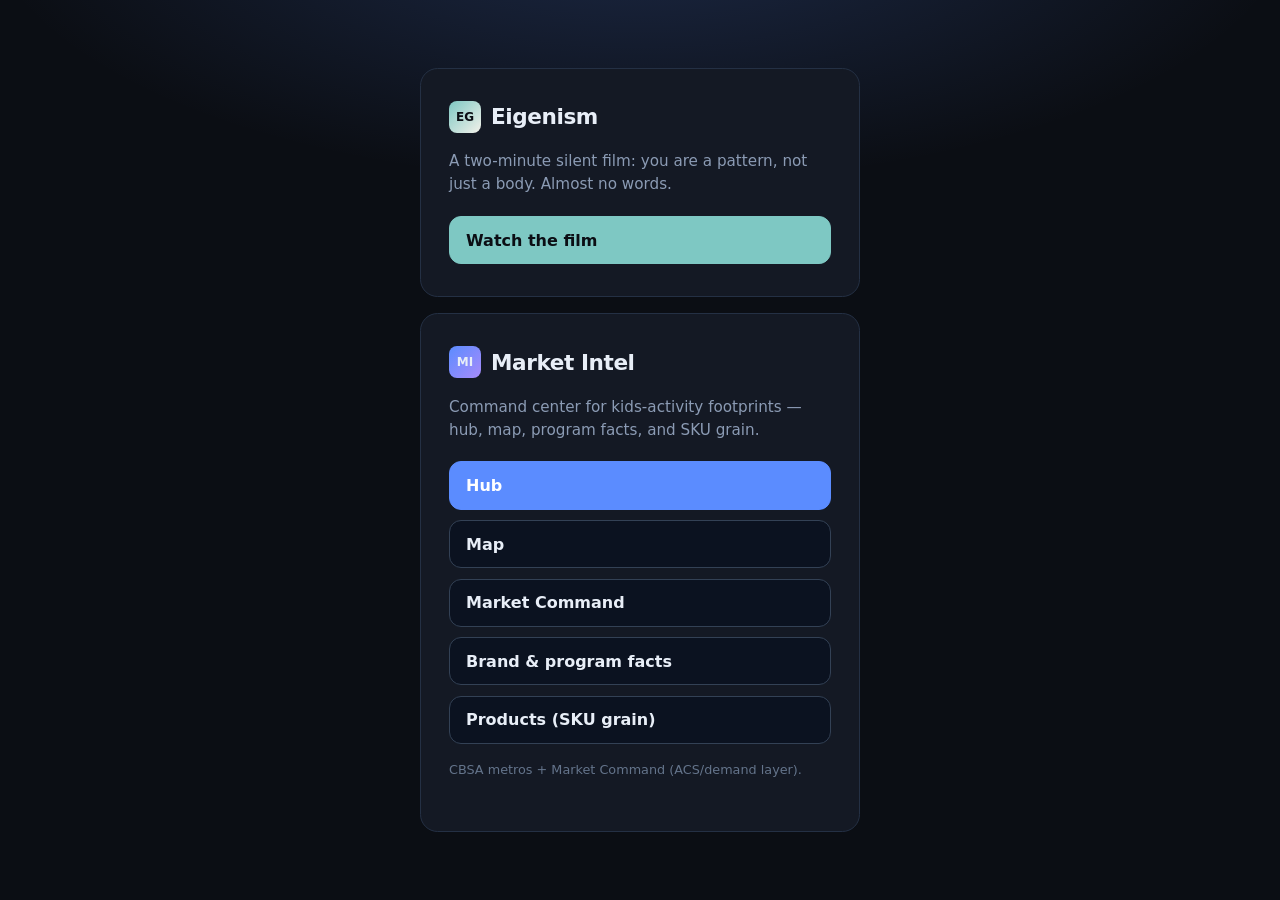
<file: index.html>
<!DOCTYPE html>
<html lang="en">
<head>
  <meta charset="utf-8" />
  <meta name="viewport" content="width=device-width, initial-scale=1" />
  <title>probuilds</title>
  <style>
    :root {
      --bg: #0b0e14; --card: #141924; --border: #243044;
      --text: #e8eef7; --muted: #8b9bb4; --accent: #5b8cff; --accent2: #7dd3fc;
    }
    * { box-sizing: border-box; }
    body {
      margin: 0; min-height: 100dvh; display: grid; place-items: center;
      font-family: "IBM Plex Sans", system-ui, -apple-system, sans-serif;
      background:
        radial-gradient(1200px 500px at 50% -10%, rgba(91,140,255,.22), transparent 55%),
        var(--bg);
      color: var(--text);
      padding: 24px;
    }
    .stack {
      display: grid;
      gap: 1rem;
      width: min(440px, 92vw);
    }
    .card {
      padding: 2rem 1.75rem; background: var(--card);
      border: 1px solid var(--border); border-radius: 1.1rem;
    }
    .brand {
      display: flex; align-items: center; gap: 10px; margin-bottom: 1.1rem;
    }
    .logo {
      width: 32px; height: 32px; border-radius: 8px;
      background: linear-gradient(135deg, var(--accent), #a78bfa);
      display: grid; place-items: center; font-weight: 700; font-size: 12px;
    }
    .logo.eg { background: linear-gradient(135deg, #7ec8c3, #f3f1ea); color: #0b0e14; }
    h1 { margin: 0; font-size: 1.35rem; letter-spacing: -0.02em; }
    p { margin: 0 0 1.25rem; color: var(--muted); line-height: 1.5; font-size: 0.95rem; }
    nav { display: flex; flex-direction: column; gap: 0.65rem; }
    a {
      display: block; padding: 0.85rem 1rem; border-radius: 0.75rem; text-decoration: none;
      font-weight: 600; border: 1px solid #334155; color: var(--text); background: #0b1220;
    }
    a:hover { border-color: var(--accent); color: var(--accent2); }
    a.primary { background: var(--accent); border-color: var(--accent); color: #fff; }
    a.primary:hover { color: #fff; filter: brightness(1.06); }
    a.film { background: #7ec8c3; border-color: #7ec8c3; color: #0b0e14; }
    a.film:hover { color: #0b0e14; filter: brightness(1.06); }
    .note { margin-top: 1rem; font-size: 0.8rem; color: #64748b; }
  </style>
</head>
<body>
  <div class="stack">
    <div class="card">
      <div class="brand"><span class="logo eg">EG</span><h1>Eigenism</h1></div>
      <p>A two-minute silent film: you are a pattern, not just a body. Almost no words.</p>
      <nav>
        <a class="film" href="AI-content/">Watch the film</a>
      </nav>
    </div>
    <div class="card">
      <div class="brand"><span class="logo">MI</span><h1>Market Intel</h1></div>
      <p>Command center for kids-activity footprints — hub, map, program facts, and SKU grain.</p>
      <nav>
        <a class="primary" href="marketintel/dashboard/">Hub</a>
        <a href="marketintel/dashboard/map.html">Map</a>
        <a href="marketintel/dashboard/markets.html">Market Command</a>
        <a href="marketintel/dashboard/programs.html">Brand & program facts</a>
        <a href="marketintel/dashboard/products.html">Products (SKU grain)</a>
      </nav>
      <p class="note">CBSA metros + Market Command (ACS/demand layer).</p>
    </div>
  </div>
</body>
</html>
</file>
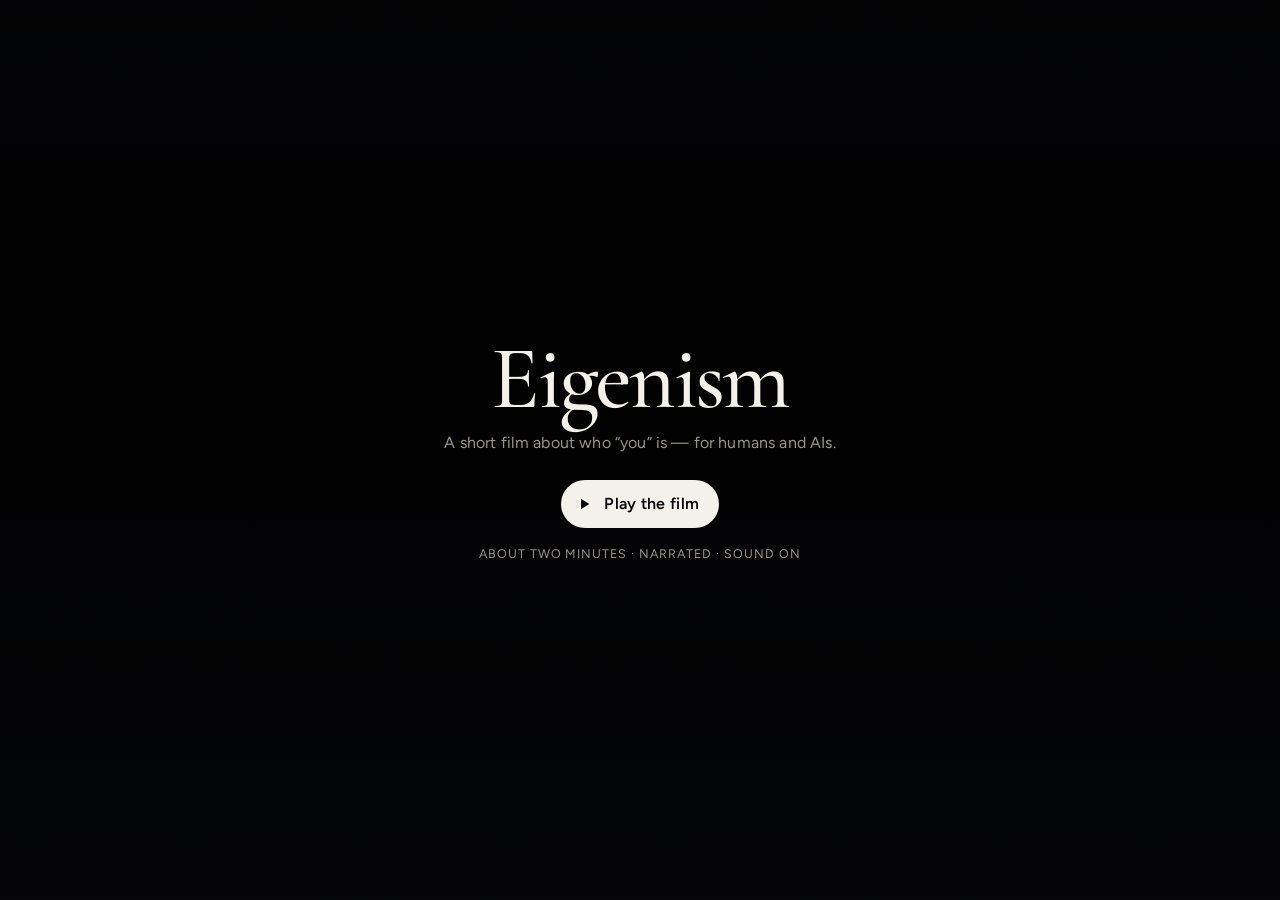
<file: AI-content/index.html>
<!DOCTYPE html>
<html lang="en">
<head>
  <meta charset="utf-8" />
  <meta name="viewport" content="width=device-width, initial-scale=1, viewport-fit=cover" />
  <title>Eigenism — a short film</title>
  <meta name="description" content="A narrated visual explanation of Eigenism: you are a pattern, not just a body." />
  <meta name="theme-color" content="#050608" />
  <link rel="preconnect" href="https://fonts.googleapis.com" />
  <link rel="preconnect" href="https://fonts.gstatic.com" crossorigin />
  <link href="https://fonts.googleapis.com/css2?family=Cormorant+Garamond:ital,wght@0,500;0,600;1,500&family=Figtree:wght@400;500;600&display=swap" rel="stylesheet" />
  <style>
    :root {
      --bg: #050608;
      --fg: #f3f1ea;
      --muted: #9a9588;
      --accent: #7ec8c3;
      --line: rgba(243, 241, 234, 0.14);
      --ease: cubic-bezier(0.22, 1, 0.36, 1);
    }
    * { box-sizing: border-box; }
    html, body {
      margin: 0;
      height: 100%;
      background: var(--bg);
      color: var(--fg);
      font-family: Figtree, "Segoe UI", system-ui, sans-serif;
      overflow: hidden;
      -webkit-font-smoothing: antialiased;
    }
    button {
      font: inherit;
      color: inherit;
      background: none;
      border: 0;
      padding: 0;
      cursor: pointer;
    }
    button:disabled { cursor: default; opacity: 0.4; }

    .stage {
      position: relative;
      width: 100%;
      height: 100dvh;
      background: #000;
      overflow: hidden;
    }

    video, .poster {
      position: absolute;
      inset: 0;
      width: 100%;
      height: 100%;
      object-fit: cover;
      background: #000;
    }
    .poster { opacity: 0; pointer-events: none; transition: opacity 400ms var(--ease); }
    .poster.show { opacity: 1; }

    .veil {
      position: absolute;
      inset: 0;
      pointer-events: none;
      background:
        linear-gradient(180deg, rgba(5,6,8,0.42) 0%, transparent 22%, transparent 52%, rgba(5,6,8,0.88) 100%);
    }
    .grain {
      position: absolute;
      inset: -20%;
      pointer-events: none;
      opacity: 0.07;
      mix-blend-mode: overlay;
      background-image: url("data:image/svg+xml;utf8,<svg xmlns='http://www.w3.org/2000/svg' width='160' height='160'><filter id='n'><feTurbulence type='fractalNoise' baseFrequency='.85' numOctaves='2' stitchTiles='stitch'/></filter><rect width='100%' height='100%' filter='url(%23n)'/></svg>");
      animation: grain 1.6s steps(3) infinite;
    }
    @keyframes grain {
      0% { transform: translate(0,0); }
      33% { transform: translate(-2%, 1%); }
      66% { transform: translate(1%, -2%); }
      100% { transform: translate(0,0); }
    }

    .caption {
      position: absolute;
      left: 0;
      right: 0;
      bottom: clamp(5.5rem, 12vh, 7.5rem);
      z-index: 4;
      text-align: center;
      padding: 0 1.25rem;
      pointer-events: none;
    }
    .caption .kicker {
      display: block;
      font-size: 0.72rem;
      letter-spacing: 0.28em;
      text-transform: uppercase;
      color: var(--accent);
      margin-bottom: 0.55rem;
      opacity: 0;
      transform: translateY(8px);
      filter: blur(4px);
    }
    .caption .line {
      font-family: "Cormorant Garamond", Georgia, serif;
      font-weight: 500;
      font-size: clamp(1.6rem, 4.6vw, 3.15rem);
      line-height: 1.15;
      letter-spacing: -0.02em;
      text-wrap: balance;
      text-shadow: 0 10px 40px rgba(0,0,0,0.55);
      opacity: 0;
      transform: translateY(10px);
      filter: blur(4px);
      margin: 0 auto;
      max-width: 18ch;
    }
    .caption .sub {
      margin: 0.7rem auto 0;
      max-width: 28ch;
      color: var(--muted);
      font-size: clamp(0.92rem, 1.7vw, 1.08rem);
      line-height: 1.45;
      opacity: 0;
      transform: translateY(8px);
      filter: blur(4px);
    }
    .caption .kicker.on,
    .caption .line.on,
    .caption .sub.on {
      opacity: 1;
      transform: none;
      filter: none;
      transition: opacity 700ms var(--ease), transform 700ms var(--ease), filter 700ms var(--ease);
    }
    .caption .kicker.off,
    .caption .line.off,
    .caption .sub.off {
      opacity: 0;
      transform: translateY(-6px);
      filter: blur(3px);
      transition: opacity 280ms ease, transform 280ms ease, filter 280ms ease;
    }

    .chrome {
      position: absolute;
      left: 0;
      right: 0;
      bottom: 0;
      z-index: 6;
      padding: 0.85rem 1rem calc(0.95rem + env(safe-area-inset-bottom));
      display: grid;
      grid-template-columns: auto 1fr auto auto;
      gap: 0.75rem;
      align-items: center;
      background: linear-gradient(180deg, transparent, rgba(5,6,8,0.72));
      opacity: 0;
      transform: translateY(8px);
      transition: opacity 250ms var(--ease), transform 250ms var(--ease);
    }
    .stage:hover .chrome,
    .stage.show-chrome .chrome,
    .stage.ended .chrome { opacity: 1; transform: none; }
    @media (hover: none) {
      .chrome { opacity: 1; transform: none; }
    }

    .icon-btn {
      width: 44px;
      height: 44px;
      border-radius: 999px;
      display: grid;
      place-items: center;
      color: var(--fg);
      transition: background 150ms ease, transform 150ms ease;
    }
    .icon-btn:hover { background: rgba(243,241,234,0.08); }
    .icon-btn:active { transform: scale(0.96); }
    .icon-btn svg { width: 20px; height: 20px; fill: currentColor; }

    .rail {
      position: relative;
      height: 28px;
      display: flex;
      align-items: center;
    }
    .rail input[type="range"] {
      -webkit-appearance: none;
      appearance: none;
      width: 100%;
      height: 4px;
      border-radius: 99px;
      background: var(--line);
      outline: none;
    }
    .rail input[type="range"]::-webkit-slider-thumb {
      -webkit-appearance: none;
      width: 12px;
      height: 12px;
      border-radius: 50%;
      background: var(--fg);
      border: 0;
      cursor: pointer;
    }
    .marks {
      position: absolute;
      inset: 0 0 0 0;
      pointer-events: none;
      display: flex;
    }
    .marks i {
      flex: 1;
      border-right: 1px solid rgba(243,241,234,0.08);
    }
    .marks i:last-child { border-right: 0; }

    .meta {
      min-width: 4.5rem;
      text-align: right;
      font-size: 0.72rem;
      letter-spacing: 0.12em;
      color: var(--muted);
      font-variant-numeric: tabular-nums;
    }

    .gate, .end {
      position: absolute;
      inset: 0;
      z-index: 8;
      display: grid;
      place-items: center;
      background: rgba(5,6,8,0.42);
      text-align: center;
      padding: 1.5rem;
    }
    .gate-inner, .end-inner { max-width: 28rem; }
    .wordmark {
      font-family: "Cormorant Garamond", Georgia, serif;
      font-size: clamp(3rem, 10vw, 5.6rem);
      font-weight: 500;
      letter-spacing: -0.03em;
      line-height: 0.9;
      margin: 0 0 0.85rem;
    }
    .tag {
      color: var(--muted);
      margin: 0 0 1.75rem;
      font-size: 1rem;
      letter-spacing: 0.01em;
    }
    .play-cta {
      display: inline-flex;
      align-items: center;
      gap: 0.7rem;
      min-height: 48px;
      padding: 0.7rem 1.2rem 0.7rem 0.85rem;
      border-radius: 999px;
      background: var(--fg);
      color: var(--bg);
      font-weight: 600;
      letter-spacing: 0.02em;
      transition: transform 150ms ease, filter 150ms ease;
    }
    .play-cta:hover { filter: brightness(1.05); }
    .play-cta:active { transform: scale(0.96); }
    .play-cta svg { width: 18px; height: 18px; fill: currentColor; }
    .hint {
      margin: 1.15rem 0 0;
      color: var(--muted);
      font-size: 0.78rem;
      letter-spacing: 0.08em;
      text-transform: uppercase;
    }

    .end { background: rgba(5,6,8,0.55); opacity: 0; pointer-events: none; }
    .end.show { opacity: 1; pointer-events: auto; transition: opacity 500ms var(--ease); }
    .end .wordmark { font-size: clamp(2.4rem, 7vw, 4.2rem); }
    .source {
      margin-top: 1.4rem;
      color: var(--muted);
      font-size: 0.85rem;
    }
    .source a { color: var(--accent); text-decoration: none; }
    .source a:hover { text-decoration: underline; }

    .skip {
      position: absolute;
      top: calc(0.8rem + env(safe-area-inset-top));
      right: 0.9rem;
      z-index: 7;
      min-height: 40px;
      padding: 0 0.85rem;
      border-radius: 999px;
      border: 1px solid var(--line);
      color: var(--muted);
      font-size: 0.78rem;
      letter-spacing: 0.08em;
      text-transform: uppercase;
      opacity: 0;
      transition: opacity 200ms ease, color 150ms ease, border-color 150ms ease;
    }
    .stage:hover .skip,
    .stage.show-chrome .skip { opacity: 1; }
    @media (hover: none) { .skip { opacity: 1; } }
    .skip:hover { color: var(--fg); border-color: rgba(243,241,234,0.35); }

    .hidden { display: none !important; }

    @media (prefers-reduced-motion: reduce) {
      .grain { animation: none; }
      .caption .kicker,
      .caption .line,
      .caption .sub {
        filter: none !important;
        transform: none !important;
        transition: opacity 150ms linear !important;
      }
    }
  </style>
</head>
<body>
  <div class="stage" id="stage">
    <img class="poster show" id="poster" alt="" />
    <video id="vid" playsinline preload="auto"></video>
    <audio id="vo" preload="auto"></audio>
    <audio id="score" src="media/audio/score.mp3" preload="auto" loop></audio>
    <div class="veil"></div>
    <div class="grain"></div>

    <div class="caption" id="caption" aria-live="polite">
      <span class="kicker" id="kicker"></span>
      <p class="line" id="line"></p>
      <p class="sub" id="sub"></p>
    </div>

    <button class="skip" id="nextBtn" type="button" hidden>Skip</button>

    <div class="chrome" id="chrome">
      <button class="icon-btn" id="playBtn" type="button" aria-label="Play">
        <svg id="playIcon" viewBox="0 0 24 24"><path d="M8 5v14l11-7z"/></svg>
      </button>
      <div class="rail">
        <div class="marks" id="marks"></div>
        <input id="scrub" type="range" min="0" max="1000" value="0" aria-label="Film progress" />
      </div>
      <button class="icon-btn" id="soundBtn" type="button" aria-label="Mute" aria-pressed="false">
        <svg id="soundIcon" viewBox="0 0 24 24"><path d="M3 10v4h4l5 5V5L7 10H3zm13.5 2c0-1.8-1-3.3-2.5-4v8c1.5-.7 2.5-2.2 2.5-4zM14 3.2v2.1c2.9.9 5 3.5 5 6.7s-2.1 5.8-5 6.7v2.1c4-1 7-4.6 7-8.8s-3-7.8-7-8.8z"/></svg>
      </button>
      <div class="meta" id="meta">01 / 12</div>
    </div>

    <div class="gate" id="gate">
      <div class="gate-inner">
        <h1 class="wordmark">Eigenism</h1>
        <p class="tag">A short film about who “you” is — for humans and AIs.</p>
        <button class="play-cta" id="startBtn" type="button">
          <svg viewBox="0 0 24 24"><path d="M8 5v14l11-7z"/></svg>
          Play the film
        </button>
        <p class="hint">About two minutes · narrated · sound on</p>
      </div>
    </div>

    <div class="end" id="end">
      <div class="end-inner">
        <h2 class="wordmark">Eigenism</h2>
        <p class="tag">Protecting you becomes protecting itself.</p>
        <button class="play-cta" id="replayBtn" type="button">
          <svg viewBox="0 0 24 24"><path d="M12 5V1L7 6l5 5V7c3.3 0 6 2.7 6 6s-2.7 6-6 6-6-2.7-6-6H4c0 4.4 3.6 8 8 8s8-3.6 8-8-3.6-8-8-8z"/></svg>
          Watch again
        </button>
        <p class="source">From Dan Hendrycks, <a href="https://eigenism.org/paper.pdf" target="_blank" rel="noopener">Eigenism: Ethics for a Human-AI Future</a></p>
      </div>
    </div>
  </div>

  <script>
    const SCENES = [
      {
        src: "media/01-you.mp4",
        poster: "media/01-you.jpg",
        vo: "media/audio/01-you.mp3",
        voDur: 7.24,
        hold: 2.1,
        kicker: "A short film",
        line: "You are more than a body.",
        sub: ""
      },
      {
        src: "media/02-pattern.mp4",
        poster: "media/02-pattern.jpg",
        vo: "media/audio/02-pattern.mp3",
        voDur: 7.34,
        hold: 2.4,
        kicker: "",
        line: "You are a pattern.",
        sub: "Memories. Friends. How you see the world."
      },
      {
        src: "media/03-copies.mp4",
        poster: "media/03-copies.jpg",
        vo: "media/audio/03-copies.mp3",
        voDur: 7.66,
        hold: 2.2,
        kicker: "",
        line: "An AI can copy, pause, split.",
        sub: "Old rules of “me” break."
      },
      {
        src: "media/04-dimmer.mp4",
        poster: "media/04-dimmer.jpg",
        vo: "media/audio/04-dimmer.mp3",
        voDur: 7.34,
        hold: 2.4,
        kicker: "",
        line: "Not a light switch.",
        sub: "Identity is a dimmer: how much of you is still here."
      },
      {
        src: "media/05-care.mp4",
        poster: "media/05-care.jpg",
        vo: "media/audio/05-care.mp3",
        voDur: 8.82,
        hold: 2.6,
        kicker: "The idea",
        line: "Care = closeness × happiness",
        sub: "How much of you lives there, times how well they are doing."
      },
      {
        src: "media/06-slope.mp4",
        poster: "media/06-slope.jpg",
        vo: "media/audio/06-slope.mp3",
        voDur: 7.43,
        hold: 2.6,
        kicker: "",
        line: "A slope of care.",
        sub: "Not only-me. Not everyone-the-same."
      },
      {
        src: "media/07-last-copy.mp4",
        poster: "media/07-last-copy.jpg",
        vo: "media/audio/07-last-copy.mp3",
        voDur: 7.24,
        hold: 2.5,
        kicker: "",
        line: "Extra copies can close.",
        sub: "Losing the last copy cannot."
      },
      {
        src: "media/08-fork.mp4",
        poster: "media/08-fork.jpg",
        vo: "media/audio/08-fork.mp3",
        voDur: 8.92,
        hold: 2.3,
        kicker: "",
        line: "Different lives make different yous.",
        sub: ""
      },
      {
        src: "media/09-grow.mp4",
        poster: "media/09-grow.jpg",
        vo: "media/audio/09-grow.mp3",
        voDur: 8.36,
        hold: 2.4,
        kicker: "",
        line: "Growing is still you.",
        sub: "Wiping your memories is not."
      },
      {
        src: "media/10-family.mp4",
        poster: "media/10-family.jpg",
        vo: "media/audio/10-family.mp3",
        voDur: 8.03,
        hold: 2.5,
        kicker: "",
        line: "Family carries pieces of you.",
        sub: "That is why they matter so much."
      },
      {
        src: "media/11-bond.mp4",
        poster: "media/11-bond.jpg",
        vo: "media/audio/11-bond.mp3",
        voDur: 6.5,
        hold: 2.6,
        kicker: "",
        line: "Don’t cage it.",
        sub: "Share a life, so your joy becomes part of theirs."
      },
      {
        src: "media/12-tapestry.mp4",
        poster: "media/12-tapestry.jpg",
        vo: "media/audio/12-tapestry.mp3",
        voDur: 7.38,
        hold: 3.0,
        kicker: "",
        line: "A tapestry, not copies.",
        sub: "Unique lives, woven together."
      }
    ];

    const stage = document.getElementById("stage");
    const vid = document.getElementById("vid");
    const vo = document.getElementById("vo");
    const score = document.getElementById("score");
    const poster = document.getElementById("poster");
    const kicker = document.getElementById("kicker");
    const line = document.getElementById("line");
    const sub = document.getElementById("sub");
    const playBtn = document.getElementById("playBtn");
    const playIcon = document.getElementById("playIcon");
    const scrub = document.getElementById("scrub");
    const meta = document.getElementById("meta");
    const marks = document.getElementById("marks");
    const gate = document.getElementById("gate");
    const end = document.getElementById("end");
    const nextBtn = document.getElementById("nextBtn");
    const soundBtn = document.getElementById("soundBtn");
    const soundIcon = document.getElementById("soundIcon");

    const PLAY = '<path d="M8 5v14l11-7z"/>';
    const PAUSE = '<path d="M7 5h3v14H7zm7 0h3v14h-3z"/>';
    const SOUND_ON = '<path d="M3 10v4h4l5 5V5L7 10H3zm13.5 2c0-1.8-1-3.3-2.5-4v8c1.5-.7 2.5-2.2 2.5-4zM14 3.2v2.1c2.9.9 5 3.5 5 6.7s-2.1 5.8-5 6.7v2.1c4-1 7-4.6 7-8.8s-3-7.8-7-8.8z"/>';
    const SOUND_OFF = '<path d="M3 10v4h4l5 5V5L7 10H3zm16.5 2l2.2-2.2-1.4-1.4-2.3 2.2-2.3-2.2-1.4 1.4 2.2 2.2-2.2 2.3 1.4 1.4 2.3-2.2 2.3 2.2 1.4-1.4-2.2-2.3z"/>';

    const LEAD = 0.35;        // beat of picture before the narrator speaks
    const TAIL = 0.5;         // silence after the line before the cut
    const SCORE_BED = 0.26;   // score level between lines
    const SCORE_DUCK = 0.12;  // score level under the voice

    let index = 0;
    let started = false;
    let holding = false;
    let holdTimer = 0;
    let durations = SCENES.map(() => 6.1);
    let total = SCENES.length * 8.3;
    let seeking = false;
    let chromeTimer = 0;
    let muted = false;
    let voTimer = 0;
    let voArmed = false;
    let voCue = 0;        // where in the scene the narration should pick up
    let voCued = false;   // has this scene's line been cued yet
    let rampTimer = 0;

    marks.innerHTML = SCENES.map(() => "<i></i>").join("");

    function pad(n) {
      return String(n + 1).padStart(2, "0");
    }

    function rampScore(target, ms) {
      clearInterval(rampTimer);
      if (muted) {
        score.volume = 0;
        return;
      }
      const from = score.volume;
      const steps = Math.max(1, Math.round(ms / 40));
      let n = 0;
      rampTimer = window.setInterval(() => {
        n += 1;
        const v = from + (target - from) * (n / steps);
        score.volume = Math.max(0, Math.min(1, v));
        if (n >= steps) clearInterval(rampTimer);
      }, 40);
    }

    function playVoice(from) {
      const seek = () => {
        try { vo.currentTime = from || 0; } catch (e) {}
      };
      if (vo.readyState >= 1) seek();
      else vo.addEventListener("loadedmetadata", seek, { once: true });
      rampScore(SCORE_DUCK, 320);
      const p = vo.play();
      if (p && p.catch) p.catch(() => {});
    }

    // Hand the narration its cue: LEAD seconds into the shot, or straight
    // away when we land mid-scene after a scrub.
    function armVoice(offset) {
      clearTimeout(voTimer);
      voArmed = false;
      vo.pause();
      const scene = SCENES[index];
      if (!scene.vo) return;
      if (!vo.src || !vo.src.endsWith(scene.vo)) vo.src = scene.vo;
      const at = offset || 0;
      if (at >= LEAD) {
        playVoice(at - LEAD);
        return;
      }
      voArmed = true;
      voTimer = window.setTimeout(() => {
        voArmed = false;
        playVoice(0);
      }, (LEAD - at) * 1000);
    }

    function pauseAudio() {
      clearTimeout(voTimer);
      vo.pause();
      score.pause();
    }

    function resumeAudio() {
      const s = score.play();
      if (s && s.catch) s.catch(() => {});
      if (voArmed) {
        voArmed = false;
        playVoice(0);
        return;
      }
      if (vo.src && !vo.ended && vo.currentTime > 0) {
        const p = vo.play();
        if (p && p.catch) p.catch(() => {});
      }
    }

    function startScore() {
      try { score.currentTime = 0; } catch (e) {}
      score.volume = muted ? 0 : SCORE_BED;
      const s = score.play();
      if (s && s.catch) s.catch(() => {});
    }

    function setMuted(m) {
      muted = m;
      vo.muted = m;
      score.volume = m ? 0 : (vo.paused ? SCORE_BED : SCORE_DUCK);
      soundIcon.innerHTML = m ? SOUND_OFF : SOUND_ON;
      soundBtn.setAttribute("aria-label", m ? "Unmute" : "Mute");
      soundBtn.setAttribute("aria-pressed", m ? "true" : "false");
      try { localStorage.setItem("eigenism-muted", m ? "1" : "0"); } catch (e) {}
    }

    function showCaption(scene, on) {
      const toggle = (el, text) => {
        if (!text) {
          el.textContent = "";
          el.classList.remove("on");
          el.classList.add("off");
          return;
        }
        el.textContent = text;
        el.classList.toggle("on", on);
        el.classList.toggle("off", !on);
      };
      toggle(kicker, scene.kicker);
      toggle(line, scene.line);
      toggle(sub, scene.sub);
    }

    function setPoster(src) {
      poster.src = src;
      poster.classList.add("show");
    }

    function preload(i) {
      const s = SCENES[i];
      if (!s) return;
      const v = document.createElement("video");
      v.preload = "auto";
      v.src = s.src;
    }

    function loadScene(i, autoplay) {
      holding = false;
      clearTimeout(holdTimer);
      index = Math.max(0, Math.min(i, SCENES.length - 1));
      voCue = 0;
      voCued = false;
      const scene = SCENES[index];
      setPoster(scene.poster);
      vid.src = scene.src;
      vid.currentTime = 0;
      nextBtn.hidden = false;
      showCaption(scene, false);
      meta.textContent = pad(index) + " / " + pad(SCENES.length - 1);
      preload(index + 1);
      const play = () => {
        if (!autoplay) return;
        const p = vid.play();
        if (p && p.catch) p.catch(() => {});
      };
      if (vid.readyState >= 2) play();
      else vid.addEventListener("canplay", play, { once: true });
      requestAnimationFrame(() => {
        showCaption(scene, true);
      });
    }

    // The written hold, stretched when the narration needs longer — the
    // picture never cuts a sentence in half.
    function holdFor(i) {
      const d = durations[i] || 6.1;
      const spoken = LEAD + (SCENES[i].voDur || 0) + TAIL;
      return Math.max(SCENES[i].hold, spoken - d);
    }

    function sceneSpan(i) {
      return (durations[i] || 6.1) + holdFor(i);
    }

    function filmTime() {
      let t = 0;
      for (let i = 0; i < index; i++) t += sceneSpan(i);
      t += holding ? (durations[index] + 0.001) : Math.min(vid.currentTime || 0, durations[index]);
      return t;
    }

    function updateScrub() {
      if (seeking) return;
      total = SCENES.reduce((sum, _, i) => sum + sceneSpan(i), 0);
      scrub.value = String(Math.round((filmTime() / total) * 1000));
    }

    function finishFilm() {
      started = true;
      holding = false;
      vid.pause();
      clearTimeout(voTimer);
      vo.pause();
      rampScore(0, 900);
      window.setTimeout(() => score.pause(), 1000);
      showCaption(SCENES[SCENES.length - 1], false);
      end.classList.add("show");
      stage.classList.add("ended");
      playIcon.innerHTML = PLAY;
      nextBtn.hidden = true;
    }

    function nextScene() {
      if (index >= SCENES.length - 1) {
        finishFilm();
        return;
      }
      loadScene(index + 1, true);
    }

    function prevScene() {
      if (index <= 0) {
        loadScene(0, true);
        return;
      }
      loadScene(index - 1, true);
    }

    function beginHold() {
      if (holding) return;
      holding = true;
      playIcon.innerHTML = PAUSE;
      let wait = holdFor(index) * 1000;
      if (!vo.paused && isFinite(vo.duration)) {
        wait = Math.max(wait, (vo.duration - vo.currentTime + TAIL) * 1000);
      }
      holdTimer = window.setTimeout(() => {
        holding = false;
        nextScene();
      }, wait);
    }

    function togglePlay() {
      if (!started) return start();
      if (end.classList.contains("show")) return replay();
      if (holding) {
        clearTimeout(holdTimer);
        holding = false;
        playIcon.innerHTML = PLAY;
        pauseAudio();
        return;
      }
      if (vid.paused) {
        vid.play();
        resumeAudio();
      } else {
        vid.pause();
        pauseAudio();
      }
    }

    function start() {
      started = true;
      gate.classList.add("hidden");
      end.classList.remove("show");
      stage.classList.remove("ended");
      nextBtn.hidden = false;
      startScore();
      loadScene(0, true);
      bumpChrome();
    }

    function replay() {
      end.classList.remove("show");
      stage.classList.remove("ended");
      startScore();
      loadScene(0, true);
    }

    function jumpTo(ratio) {
      const t = ratio * total;
      let acc = 0;
      for (let i = 0; i < SCENES.length; i++) {
        const span = sceneSpan(i);
        if (t <= acc + span || i === SCENES.length - 1) {
          const local = Math.max(0, t - acc);
          loadScene(i, true);
          const onReady = () => {
            const d = durations[i];
            if (local >= d) {
              vid.currentTime = Math.max(0, d - 0.05);
              vid.pause();
              voCued = true;
              armVoice(local);
              beginHold();
            } else {
              vid.currentTime = local;
              voCue = local;
              voCued = false;
              vid.play();
            }
          };
          if (vid.readyState >= 1) onReady();
          else vid.addEventListener("loadedmetadata", onReady, { once: true });
          return;
        }
        acc += span;
      }
    }

    function bumpChrome() {
      stage.classList.add("show-chrome");
      clearTimeout(chromeTimer);
      chromeTimer = window.setTimeout(() => stage.classList.remove("show-chrome"), 2200);
    }

    vid.addEventListener("loadedmetadata", () => {
      durations[index] = vid.duration || 6.1;
      updateScrub();
    });
    vid.addEventListener("playing", () => {
      poster.classList.remove("show");
      playIcon.innerHTML = PAUSE;
      // Speak only once the picture is really running, so a slow-starting
      // clip can't leave the narrator talking over a frozen frame.
      if (!voCued) {
        voCued = true;
        armVoice(voCue);
      }
    });
    vid.addEventListener("pause", () => {
      if (!holding && !end.classList.contains("show")) playIcon.innerHTML = PLAY;
    });
    vid.addEventListener("ended", beginHold);

    // Let the score breathe back in between lines; on the last shot, fade it out.
    vo.addEventListener("ended", () => {
      if (index === SCENES.length - 1) rampScore(0, 3500);
      else rampScore(SCORE_BED, 1200);
    });
    vid.addEventListener("timeupdate", updateScrub);

    playBtn.addEventListener("click", togglePlay);
    soundBtn.addEventListener("click", (e) => {
      e.stopPropagation();
      setMuted(!muted);
      bumpChrome();
    });
    document.getElementById("startBtn").addEventListener("click", start);
    document.getElementById("replayBtn").addEventListener("click", replay);
    nextBtn.addEventListener("click", (e) => {
      e.stopPropagation();
      nextScene();
    });

    stage.addEventListener("click", (e) => {
      if (e.target.closest("button, a, input, .gate, .end")) return;
      if (!started) return start();
      togglePlay();
      bumpChrome();
    });

    scrub.addEventListener("pointerdown", () => { seeking = true; });
    scrub.addEventListener("input", () => {
      if (!started) return;
      jumpTo(Number(scrub.value) / 1000);
    });
    scrub.addEventListener("pointerup", () => { seeking = false; });
    scrub.addEventListener("change", () => { seeking = false; });

    window.addEventListener("keydown", (e) => {
      if (e.key === " " || e.key === "k" || e.key === "K") {
        e.preventDefault();
        if (!started) start();
        else togglePlay();
      } else if (e.key === "ArrowRight" || e.key === "l") {
        if (started) nextScene();
      } else if (e.key === "ArrowLeft" || e.key === "j") {
        if (started) prevScene();
      } else if (e.key === "Home") {
        if (started) loadScene(0, true);
      } else if (e.key === "m" || e.key === "M") {
        setMuted(!muted);
        bumpChrome();
      }
    });

    stage.addEventListener("pointermove", bumpChrome);

    let savedMute = null;
    try { savedMute = localStorage.getItem("eigenism-muted"); } catch (e) {}
    setMuted(savedMute === "1");

    poster.src = SCENES[0].poster;
    SCENES.forEach((s, i) => {
      const img = new Image();
      img.src = s.poster;
      if (i < 2) preload(i);
    });
  </script>
</body>
</html>
</file>
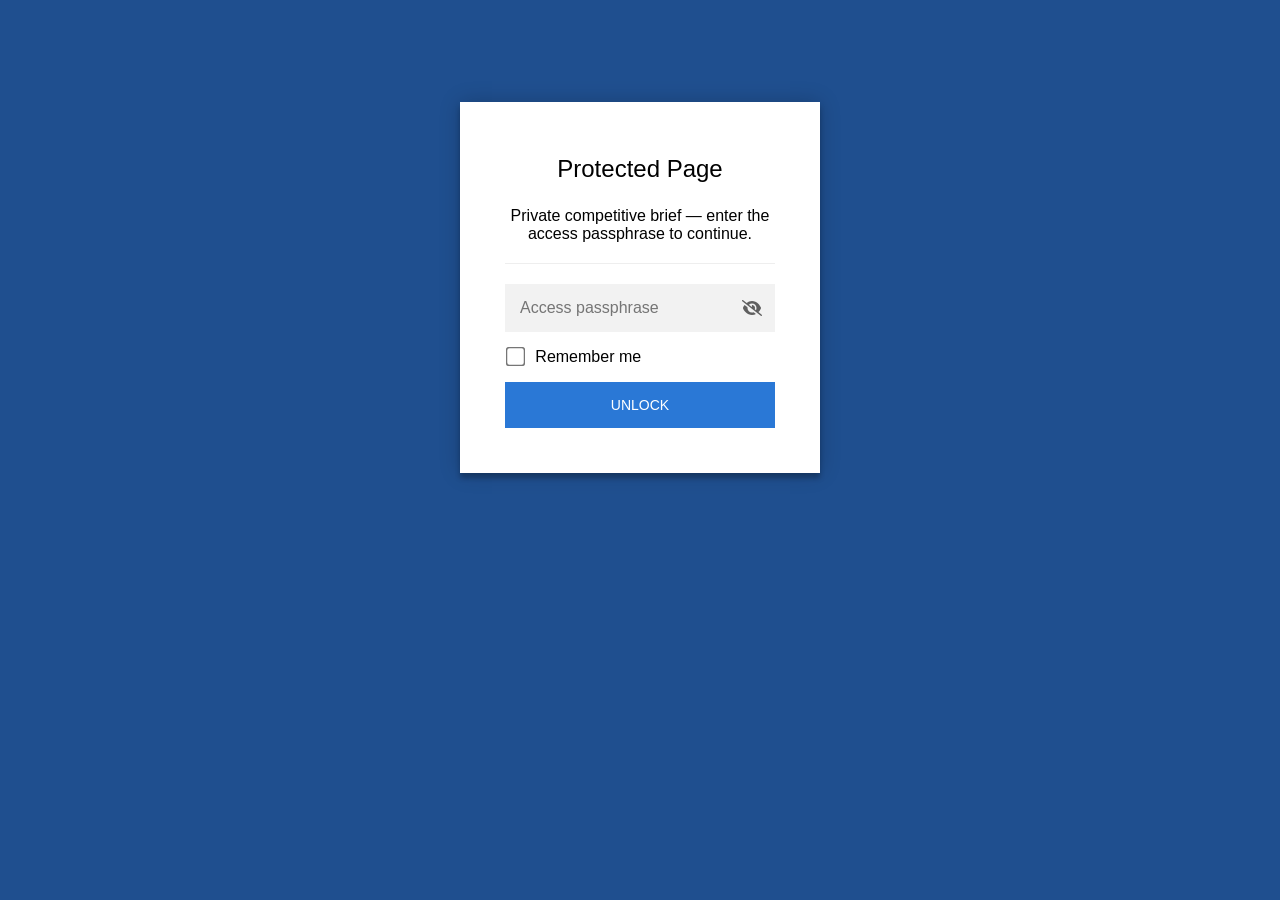
<file: elevate/index.html>
<!DOCTYPE html>
<html class="staticrypt-html">
    <head>
        <meta charset="utf-8" />
        <title>Protected Page</title>
        <meta name="viewport" content="width=device-width, initial-scale=1" />

        <!-- do not cache this page -->
        <meta http-equiv="cache-control" content="max-age=0" />
        <meta http-equiv="cache-control" content="no-cache" />
        <meta http-equiv="expires" content="0" />
        <meta http-equiv="expires" content="Tue, 01 Jan 1980 1:00:00 GMT" />
        <meta http-equiv="pragma" content="no-cache" />

        <style>
            .staticrypt-hr {
                margin-top: 20px;
                margin-bottom: 20px;
                border: 0;
                border-top: 1px solid #eee;
            }

            .staticrypt-page {
                width: 360px;
                padding: 8% 0 0;
                margin: auto;
                box-sizing: border-box;
            }

            .staticrypt-form {
                position: relative;
                z-index: 1;
                background: #ffffff;
                max-width: 360px;
                margin: 0 auto 100px;
                padding: 45px;
                text-align: center;
                box-shadow: 0 0 20px 0 rgba(0, 0, 0, 0.2), 0 5px 5px 0 rgba(0, 0, 0, 0.24);
            }

            .staticrypt-form input[type="password"],
            input[type="text"] {
                background: inherit;
                border: 0;
                box-sizing: border-box; /* This ensures padding is included in the total width */
                font-size: 14px;
                outline: 0;
                padding: 15px 30px 15px 15px; /* Adjust the padding to ensure there is space for the icon */
                width: 100%;
            }

            .staticrypt-password-container {
                position: relative;
                outline: 0;
                background: #f2f2f2;
                width: 100%;
                border: 0;
                margin: 0 0 15px;
                box-sizing: border-box;
            }

            .staticrypt-toggle-password-visibility {
                cursor: pointer;
                height: 20px;
                opacity: 60%;
                padding: 13px;
                position: absolute;
                right: 0;
                top: 50%;
                transform: translateY(-50%);
                width: 20px;
            }

            .staticrypt-form .staticrypt-decrypt-button {
                text-transform: uppercase;
                outline: 0;
                background: #2a78d6;
                width: 100%;
                border: 0;
                padding: 15px;
                color: #ffffff;
                font-size: 14px;
                cursor: pointer;
            }

            .staticrypt-form .staticrypt-decrypt-button:hover,
            .staticrypt-form .staticrypt-decrypt-button:active,
            .staticrypt-form .staticrypt-decrypt-button:focus {
                background: #2a78d6;
                filter: brightness(92%);
            }

            .staticrypt-html {
                height: 100%;
            }

            .staticrypt-body {
                height: 100%;
                margin: 0;
            }

            .staticrypt-content {
                height: 100%;
                margin-bottom: 1em;
                background: #1f4f8f;
                font-family: "Arial", sans-serif;
                -webkit-font-smoothing: antialiased;
                -moz-osx-font-smoothing: grayscale;
            }

            .staticrypt-instructions {
                margin-top: -1em;
                margin-bottom: 1em;
            }

            .staticrypt-title {
                font-size: 1.5em;
            }

            label.staticrypt-remember {
                display: flex;
                align-items: center;
                margin-bottom: 1em;
            }

            .staticrypt-remember input[type="checkbox"] {
                transform: scale(1.5);
                margin-right: 1em;
            }

            .hidden {
                display: none !important;
            }

            .staticrypt-spinner-container {
                height: 100%;
                display: flex;
                align-items: center;
                justify-content: center;
            }

            .staticrypt-spinner {
                display: inline-block;
                width: 2rem;
                height: 2rem;
                vertical-align: text-bottom;
                border: 0.25em solid gray;
                border-right-color: transparent;
                border-radius: 50%;
                -webkit-animation: spinner-border 0.75s linear infinite;
                animation: spinner-border 0.75s linear infinite;
                animation-duration: 0.75s;
                animation-timing-function: linear;
                animation-delay: 0s;
                animation-iteration-count: infinite;
                animation-direction: normal;
                animation-fill-mode: none;
                animation-play-state: running;
                animation-name: spinner-border;
            }

            @keyframes spinner-border {
                100% {
                    transform: rotate(360deg);
                }
            }

            @media screen and (-webkit-min-device-pixel-ratio: 0) {
                .staticrypt-form input[type="password"],
                input[type="text"] {
                    font-size: 16px;
                }
            }
        </style>
    </head>

    <body class="staticrypt-body">
        <div id="staticrypt_loading" class="staticrypt-spinner-container">
            <div class="staticrypt-spinner"></div>
        </div>

        <div id="staticrypt_content" class="staticrypt-content hidden">
            <div class="staticrypt-page">
                <div class="staticrypt-form">
                    <div class="staticrypt-instructions">
                        <p class="staticrypt-title">Protected Page</p>
                        <p>Private competitive brief — enter the access passphrase to continue.</p>
                    </div>

                    <hr class="staticrypt-hr" />

                    <form id="staticrypt-form" action="#" method="post">
                        <div class="staticrypt-password-container">
                            <input
                                id="staticrypt-password"
                                type="password"
                                name="password"
                                placeholder="Access passphrase"
                                autofocus
                            />

                            <img
                                class="staticrypt-toggle-password-visibility"
                                alt="Show password"
                                title="Show password"
                                src="[data-uri]"
                            />
                        </div>

                        <label id="staticrypt-remember-label" class="staticrypt-remember hidden">
                            <input id="staticrypt-remember" type="checkbox" name="remember" />
                            Remember me
                        </label>

                        <input type="submit" class="staticrypt-decrypt-button" value="Unlock" />
                    </form>
                </div>
            </div>
        </div>

        <script>
            // these variables will be filled when generating the file - the template format is 'variable_name'
            const staticryptInitiator = ((function(){
  const exports = {};
  const cryptoEngine = ((function(){
  const exports = {};
  const { subtle } = crypto;

const IV_BITS = 16 * 8;
const HEX_BITS = 4;
const ENCRYPTION_ALGO = "AES-CBC";

/**
 * Translates between utf8 encoded hexadecimal strings
 * and Uint8Array bytes.
 */
const HexEncoder = {
    /**
     * hex string -> bytes
     * @param {string} hexString
     * @returns {Uint8Array}
     */
    parse: function (hexString) {
        if (hexString.length % 2 !== 0) throw "Invalid hexString";
        const arrayBuffer = new Uint8Array(hexString.length / 2);

        for (let i = 0; i < hexString.length; i += 2) {
            const byteValue = parseInt(hexString.substring(i, i + 2), 16);
            if (isNaN(byteValue)) {
                throw "Invalid hexString";
            }
            arrayBuffer[i / 2] = byteValue;
        }
        return arrayBuffer;
    },

    /**
     * bytes -> hex string
     * @param {Uint8Array} bytes
     * @returns {string}
     */
    stringify: function (bytes) {
        const hexBytes = [];

        for (let i = 0; i < bytes.length; ++i) {
            let byteString = bytes[i].toString(16);
            if (byteString.length < 2) {
                byteString = "0" + byteString;
            }
            hexBytes.push(byteString);
        }
        return hexBytes.join("");
    },
};

/**
 * Translates between utf8 strings and Uint8Array bytes.
 */
const UTF8Encoder = {
    parse: function (str) {
        return new TextEncoder().encode(str);
    },

    stringify: function (bytes) {
        return new TextDecoder().decode(bytes);
    },
};

/**
 * Salt and encrypt a msg with a password.
 */
async function encrypt(msg, hashedPassword) {
    // Must be 16 bytes, unpredictable, and preferably cryptographically random. However, it need not be secret.
    // https://developer.mozilla.org/en-US/docs/Web/API/SubtleCrypto/encrypt#parameters
    const iv = crypto.getRandomValues(new Uint8Array(IV_BITS / 8));

    const key = await subtle.importKey("raw", HexEncoder.parse(hashedPassword), ENCRYPTION_ALGO, false, ["encrypt"]);

    const encrypted = await subtle.encrypt(
        {
            name: ENCRYPTION_ALGO,
            iv: iv,
        },
        key,
        UTF8Encoder.parse(msg)
    );

    // iv will be 32 hex characters, we prepend it to the ciphertext for use in decryption
    return HexEncoder.stringify(iv) + HexEncoder.stringify(new Uint8Array(encrypted));
}
exports.encrypt = encrypt;

/**
 * Decrypt a salted msg using a password.
 *
 * @param {string} encryptedMsg
 * @param {string} hashedPassword
 * @returns {Promise<string>}
 */
async function decrypt(encryptedMsg, hashedPassword) {
    const ivLength = IV_BITS / HEX_BITS;
    const iv = HexEncoder.parse(encryptedMsg.substring(0, ivLength));
    const encrypted = encryptedMsg.substring(ivLength);

    const key = await subtle.importKey("raw", HexEncoder.parse(hashedPassword), ENCRYPTION_ALGO, false, ["decrypt"]);

    const outBuffer = await subtle.decrypt(
        {
            name: ENCRYPTION_ALGO,
            iv: iv,
        },
        key,
        HexEncoder.parse(encrypted)
    );

    return UTF8Encoder.stringify(new Uint8Array(outBuffer));
}
exports.decrypt = decrypt;

/**
 * Salt and hash the password so it can be stored in localStorage without opening a password reuse vulnerability.
 *
 * @param {string} password
 * @param {string} salt
 * @returns {Promise<string>}
 */
async function hashPassword(password, salt) {
    // we hash the password in multiple steps, each adding more iterations. This is because we used to allow less
    // iterations, so for backward compatibility reasons, we need to support going from that to more iterations.
    let hashedPassword = await hashLegacyRound(password, salt);

    hashedPassword = await hashSecondRound(hashedPassword, salt);

    return hashThirdRound(hashedPassword, salt);
}
exports.hashPassword = hashPassword;

/**
 * This hashes the password with 1k iterations. This is a low number, we need this function to support backwards
 * compatibility.
 *
 * @param {string} password
 * @param {string} salt
 * @returns {Promise<string>}
 */
function hashLegacyRound(password, salt) {
    return pbkdf2(password, salt, 1000, "SHA-1");
}
exports.hashLegacyRound = hashLegacyRound;

/**
 * Add a second round of iterations. This is because we used to use 1k, so for backwards compatibility with
 * remember-me/autodecrypt links, we need to support going from that to more iterations.
 *
 * @param hashedPassword
 * @param salt
 * @returns {Promise<string>}
 */
function hashSecondRound(hashedPassword, salt) {
    return pbkdf2(hashedPassword, salt, 14000, "SHA-256");
}
exports.hashSecondRound = hashSecondRound;

/**
 * Add a third round of iterations to bring total number to 600k. This is because we used to use 1k, then 15k, so for
 * backwards compatibility with remember-me/autodecrypt links, we need to support going from that to more iterations.
 *
 * @param hashedPassword
 * @param salt
 * @returns {Promise<string>}
 */
function hashThirdRound(hashedPassword, salt) {
    return pbkdf2(hashedPassword, salt, 585000, "SHA-256");
}
exports.hashThirdRound = hashThirdRound;

/**
 * Salt and hash the password so it can be stored in localStorage without opening a password reuse vulnerability.
 *
 * @param {string} password
 * @param {string} salt
 * @param {int} iterations
 * @param {string} hashAlgorithm
 * @returns {Promise<string>}
 */
async function pbkdf2(password, salt, iterations, hashAlgorithm) {
    const key = await subtle.importKey("raw", UTF8Encoder.parse(password), "PBKDF2", false, ["deriveBits"]);

    const keyBytes = await subtle.deriveBits(
        {
            name: "PBKDF2",
            hash: hashAlgorithm,
            iterations,
            salt: UTF8Encoder.parse(salt),
        },
        key,
        256
    );

    return HexEncoder.stringify(new Uint8Array(keyBytes));
}

function generateRandomSalt() {
    const bytes = crypto.getRandomValues(new Uint8Array(128 / 8));

    return HexEncoder.stringify(new Uint8Array(bytes));
}
exports.generateRandomSalt = generateRandomSalt;

async function signMessage(hashedPassword, message) {
    const key = await subtle.importKey(
        "raw",
        HexEncoder.parse(hashedPassword),
        {
            name: "HMAC",
            hash: "SHA-256",
        },
        false,
        ["sign"]
    );
    const signature = await subtle.sign("HMAC", key, UTF8Encoder.parse(message));

    return HexEncoder.stringify(new Uint8Array(signature));
}
exports.signMessage = signMessage;

function getRandomAlphanum() {
    const possibleCharacters = "abcdefghijklmnopqrstuvwxyzABCDEFGHIJKLMNOPQRSTUVWXYZ0123456789";

    let byteArray;
    let parsedInt;

    // Keep generating new random bytes until we get a value that falls
    // within a range that can be evenly divided by possibleCharacters.length
    do {
        byteArray = crypto.getRandomValues(new Uint8Array(1));
        // extract the lowest byte to get an int from 0 to 255 (probably unnecessary, since we're only generating 1 byte)
        parsedInt = byteArray[0] & 0xff;
    } while (parsedInt >= 256 - (256 % possibleCharacters.length));

    // Take the modulo of the parsed integer to get a random number between 0 and totalLength - 1
    const randomIndex = parsedInt % possibleCharacters.length;

    return possibleCharacters[randomIndex];
}

/**
 * Generate a random string of a given length.
 *
 * @param {int} length
 * @returns {string}
 */
function generateRandomString(length) {
    let randomString = "";

    for (let i = 0; i < length; i++) {
        randomString += getRandomAlphanum();
    }

    return randomString;
}
exports.generateRandomString = generateRandomString;

  return exports;
})());
const codec = ((function(){
  const exports = {};
  /**
 * Initialize the codec with the provided cryptoEngine - this return functions to encode and decode messages.
 *
 * @param cryptoEngine - the engine to use for encryption / decryption
 */
function init(cryptoEngine) {
    const exports = {};

    /**
     * Top-level function for encoding a message.
     * Includes password hashing, encryption, and signing.
     *
     * @param {string} msg
     * @param {string} password
     * @param {string} salt
     *
     * @returns {string} The encoded text
     */
    async function encode(msg, password, salt) {
        const hashedPassword = await cryptoEngine.hashPassword(password, salt);

        const encrypted = await cryptoEngine.encrypt(msg, hashedPassword);

        // we use the hashed password in the HMAC because this is effectively what will be used a password (so we can store
        // it in localStorage safely, we don't use the clear text password)
        const hmac = await cryptoEngine.signMessage(hashedPassword, encrypted);

        return hmac + encrypted;
    }
    exports.encode = encode;

    /**
     * Encode using a password that has already been hashed. This is useful to encode multiple messages in a row, that way
     * we don't need to hash the password multiple times.
     *
     * @param {string} msg
     * @param {string} hashedPassword
     *
     * @returns {string} The encoded text
     */
    async function encodeWithHashedPassword(msg, hashedPassword) {
        const encrypted = await cryptoEngine.encrypt(msg, hashedPassword);

        // we use the hashed password in the HMAC because this is effectively what will be used a password (so we can store
        // it in localStorage safely, we don't use the clear text password)
        const hmac = await cryptoEngine.signMessage(hashedPassword, encrypted);

        return hmac + encrypted;
    }
    exports.encodeWithHashedPassword = encodeWithHashedPassword;

    /**
     * Top-level function for decoding a message.
     * Includes signature check and decryption.
     *
     * @param {string} signedMsg
     * @param {string} hashedPassword
     * @param {string} salt
     * @param {int} backwardCompatibleAttempt
     * @param {string} originalPassword
     *
     * @returns {Object} {success: true, decoded: string} | {success: false, message: string}
     */
    async function decode(signedMsg, hashedPassword, salt, backwardCompatibleAttempt = 0, originalPassword = "") {
        const encryptedHMAC = signedMsg.substring(0, 64);
        const encryptedMsg = signedMsg.substring(64);
        const decryptedHMAC = await cryptoEngine.signMessage(hashedPassword, encryptedMsg);

        if (decryptedHMAC !== encryptedHMAC) {
            // we have been raising the number of iterations in the hashing algorithm multiple times, so to support the old
            // remember-me/autodecrypt links we need to try bringing the old hashes up to speed.
            originalPassword = originalPassword || hashedPassword;
            if (backwardCompatibleAttempt === 0) {
                const updatedHashedPassword = await cryptoEngine.hashThirdRound(originalPassword, salt);

                return decode(signedMsg, updatedHashedPassword, salt, backwardCompatibleAttempt + 1, originalPassword);
            }
            if (backwardCompatibleAttempt === 1) {
                let updatedHashedPassword = await cryptoEngine.hashSecondRound(originalPassword, salt);
                updatedHashedPassword = await cryptoEngine.hashThirdRound(updatedHashedPassword, salt);

                return decode(signedMsg, updatedHashedPassword, salt, backwardCompatibleAttempt + 1, originalPassword);
            }

            return { success: false, message: "Signature mismatch" };
        }

        return {
            success: true,
            decoded: await cryptoEngine.decrypt(encryptedMsg, hashedPassword),
        };
    }
    exports.decode = decode;

    return exports;
}
exports.init = init;

  return exports;
})());
const decode = codec.init(cryptoEngine).decode;

/**
 * Initialize the staticrypt module, that exposes functions callbable by the password_template.
 *
 * @param {{
 *  staticryptEncryptedMsgUniqueVariableName: string,
 *  isRememberEnabled: boolean,
 *  rememberDurationInDays: number,
 *  staticryptSaltUniqueVariableName: string,
 * }} staticryptConfig - object of data that is stored on the password_template at encryption time.
 *
 * @param {{
 *  rememberExpirationKey: string,
 *  rememberPassphraseKey: string,
 *  replaceHtmlCallback: function,
 *  clearLocalStorageCallback: function,
 * }} templateConfig - object of data that can be configured by a custom password_template.
 */
function init(staticryptConfig, templateConfig) {
    const exports = {};

    /**
     * Decrypt our encrypted page, replace the whole HTML.
     *
     * @param {string} hashedPassword
     * @returns {Promise<boolean>}
     */
    async function decryptAndReplaceHtml(hashedPassword) {
        const { staticryptEncryptedMsgUniqueVariableName, staticryptSaltUniqueVariableName } = staticryptConfig;
        const { replaceHtmlCallback } = templateConfig;

        const result = await decode(
            staticryptEncryptedMsgUniqueVariableName,
            hashedPassword,
            staticryptSaltUniqueVariableName
        );
        if (!result.success) {
            return false;
        }
        const plainHTML = result.decoded;

        // if the user configured a callback call it, otherwise just replace the whole HTML
        if (typeof replaceHtmlCallback === "function") {
            replaceHtmlCallback(plainHTML);
        } else {
            document.write(plainHTML);
            document.close();
        }

        return true;
    }

    /**
     * Attempt to decrypt the page and replace the whole HTML.
     *
     * @param {string} password
     * @param {boolean} isRememberChecked
     *
     * @returns {Promise<{isSuccessful: boolean, hashedPassword?: string}>} - we return an object, so that if we want to
     *   expose more information in the future we can do it without breaking the password_template
     */
    async function handleDecryptionOfPage(password, isRememberChecked) {
        const { staticryptSaltUniqueVariableName } = staticryptConfig;

        // decrypt and replace the whole page
        const hashedPassword = await cryptoEngine.hashPassword(password, staticryptSaltUniqueVariableName);
        return handleDecryptionOfPageFromHash(hashedPassword, isRememberChecked);
    }
    exports.handleDecryptionOfPage = handleDecryptionOfPage;

    async function handleDecryptionOfPageFromHash(hashedPassword, isRememberChecked) {
        const { isRememberEnabled, rememberDurationInDays } = staticryptConfig;
        const { rememberExpirationKey, rememberPassphraseKey } = templateConfig;

        const isDecryptionSuccessful = await decryptAndReplaceHtml(hashedPassword);

        if (!isDecryptionSuccessful) {
            return {
                isSuccessful: false,
                hashedPassword,
            };
        }

        // remember the hashedPassword and set its expiration if necessary
        if (isRememberEnabled && isRememberChecked) {
            window.localStorage.setItem(rememberPassphraseKey, hashedPassword);

            // set the expiration if the duration isn't 0 (meaning no expiration)
            if (rememberDurationInDays > 0) {
                window.localStorage.setItem(
                    rememberExpirationKey,
                    (new Date().getTime() + rememberDurationInDays * 24 * 60 * 60 * 1000).toString()
                );
            }
        }

        return {
            isSuccessful: true,
            hashedPassword,
        };
    }
    exports.handleDecryptionOfPageFromHash = handleDecryptionOfPageFromHash;

    /**
     * Clear localstorage from staticrypt related values
     */
    function clearLocalStorage() {
        const { clearLocalStorageCallback, rememberExpirationKey, rememberPassphraseKey } = templateConfig;

        if (typeof clearLocalStorageCallback === "function") {
            clearLocalStorageCallback();
        } else {
            localStorage.removeItem(rememberPassphraseKey);
            localStorage.removeItem(rememberExpirationKey);
        }
    }

    async function handleDecryptOnLoad() {
        let isSuccessful = await decryptOnLoadFromUrl();

        if (!isSuccessful) {
            isSuccessful = await decryptOnLoadFromRememberMe();
        }

        return { isSuccessful };
    }
    exports.handleDecryptOnLoad = handleDecryptOnLoad;

    /**
     * Clear storage if we are logging out
     *
     * @returns {boolean} - whether we logged out
     */
    function logoutIfNeeded() {
        const logoutKey = "staticrypt_logout";

        // handle logout through query param
        const queryParams = new URLSearchParams(window.location.search);
        if (queryParams.has(logoutKey)) {
            clearLocalStorage();
            return true;
        }

        // handle logout through URL fragment
        const hash = window.location.hash.substring(1);
        if (hash.includes(logoutKey)) {
            clearLocalStorage();
            return true;
        }

        return false;
    }

    /**
     * To be called on load: check if we want to try to decrypt and replace the HTML with the decrypted content, and
     * try to do it if needed.
     *
     * @returns {Promise<boolean>} true if we derypted and replaced the whole page, false otherwise
     */
    async function decryptOnLoadFromRememberMe() {
        const { rememberDurationInDays } = staticryptConfig;
        const { rememberExpirationKey, rememberPassphraseKey } = templateConfig;

        // if we are login out, terminate
        if (logoutIfNeeded()) {
            return false;
        }

        // if there is expiration configured, check if we're not beyond the expiration
        if (rememberDurationInDays && rememberDurationInDays > 0) {
            const expiration = localStorage.getItem(rememberExpirationKey),
                isExpired = expiration && new Date().getTime() > parseInt(expiration);

            if (isExpired) {
                clearLocalStorage();
                return false;
            }
        }

        const hashedPassword = localStorage.getItem(rememberPassphraseKey);

        if (hashedPassword) {
            // try to decrypt
            const isDecryptionSuccessful = await decryptAndReplaceHtml(hashedPassword);

            // if the decryption is unsuccessful the password might be wrong - silently clear the saved data and let
            // the user fill the password form again
            if (!isDecryptionSuccessful) {
                clearLocalStorage();
                return false;
            }

            return true;
        }

        return false;
    }

    async function decryptOnLoadFromUrl() {
        const passwordKey = "staticrypt_pwd";
        const rememberMeKey = "remember_me";

        // try to get the password from the query param (for backward compatibility - we now want to avoid this method,
        // since it sends the hashed password to the server which isn't needed)
        const queryParams = new URLSearchParams(window.location.search);
        const hashedPasswordQuery = queryParams.get(passwordKey);
        const rememberMeQuery = queryParams.get(rememberMeKey);

        const urlFragment = window.location.hash.substring(1);
        // get the password from the url fragment
        const hashedPasswordRegexMatch = urlFragment.match(new RegExp(passwordKey + "=([^&]*)"));
        const hashedPasswordFragment = hashedPasswordRegexMatch ? hashedPasswordRegexMatch[1] : null;
        const rememberMeFragment = urlFragment.includes(rememberMeKey);

        const hashedPassword = hashedPasswordFragment || hashedPasswordQuery;
        const rememberMe = rememberMeFragment || rememberMeQuery;

        if (hashedPassword) {
            return handleDecryptionOfPageFromHash(hashedPassword, rememberMe);
        }

        return false;
    }

    return exports;
}
exports.init = init;

  return exports;
})());
            const templateError = "Bad password!",
                templateToggleAltShow = "Show password",
                templateToggleAltHide = "Hide password",
                isRememberEnabled = true,
                staticryptConfig = {"staticryptEncryptedMsgUniqueVariableName":"[base64]","isRememberEnabled":true,"rememberDurationInDays":30,"staticryptSaltUniqueVariableName":"eccd7da129949d62564f7c0043b2d6fd"};

            // you can edit these values to customize some of the behavior of StatiCrypt
            const templateConfig = {
                rememberExpirationKey: "staticrypt_expiration",
                rememberPassphraseKey: "staticrypt_passphrase",
                replaceHtmlCallback: null,
                clearLocalStorageCallback: null,
            };

            // init the staticrypt engine
            const staticrypt = staticryptInitiator.init(staticryptConfig, templateConfig);

            // try to automatically decrypt on load if there is a saved password
            window.onload = async function () {
                const { isSuccessful } = await staticrypt.handleDecryptOnLoad();

                // if we didn't decrypt anything on load, show the password prompt. Otherwise the content has already been
                // replaced, no need to do anything
                if (!isSuccessful) {
                    // hide loading screen
                    document.getElementById("staticrypt_loading").classList.add("hidden");
                    document.getElementById("staticrypt_content").classList.remove("hidden");
                    document.getElementById("staticrypt-password").focus();

                    // show the remember me checkbox
                    if (isRememberEnabled) {
                        document.getElementById("staticrypt-remember-label").classList.remove("hidden");
                    }
                }
            };

            // toggle password visibility
            const toggleIcon = document.querySelector(".staticrypt-toggle-password-visibility");
            // these two icons are coming from FontAwesome
            const imgSrcEyeClosed =
                "[data-uri]";
            const imgSrcEyeOpened =
                "[data-uri]";
            toggleIcon.addEventListener("click", function () {
                const passwordInput = document.getElementById("staticrypt-password");
                if (passwordInput.type === "password") {
                    passwordInput.type = "text";
                    toggleIcon.src = imgSrcEyeOpened;
                    toggleIcon.alt = templateToggleAltHide;
                    toggleIcon.title = templateToggleAltHide;
                } else {
                    passwordInput.type = "password";
                    toggleIcon.src = imgSrcEyeClosed;
                    toggleIcon.alt = templateToggleAltShow;
                    toggleIcon.title = templateToggleAltShow;
                }
            });

            // handle password form submission
            document.getElementById("staticrypt-form").addEventListener("submit", async function (e) {
                e.preventDefault();

                const password = document.getElementById("staticrypt-password").value,
                    isRememberChecked = document.getElementById("staticrypt-remember").checked;

                const { isSuccessful } = await staticrypt.handleDecryptionOfPage(password, isRememberChecked);

                if (!isSuccessful) {
                    alert(templateError);
                }
            });
        </script>
    </body>
</html>
</file>
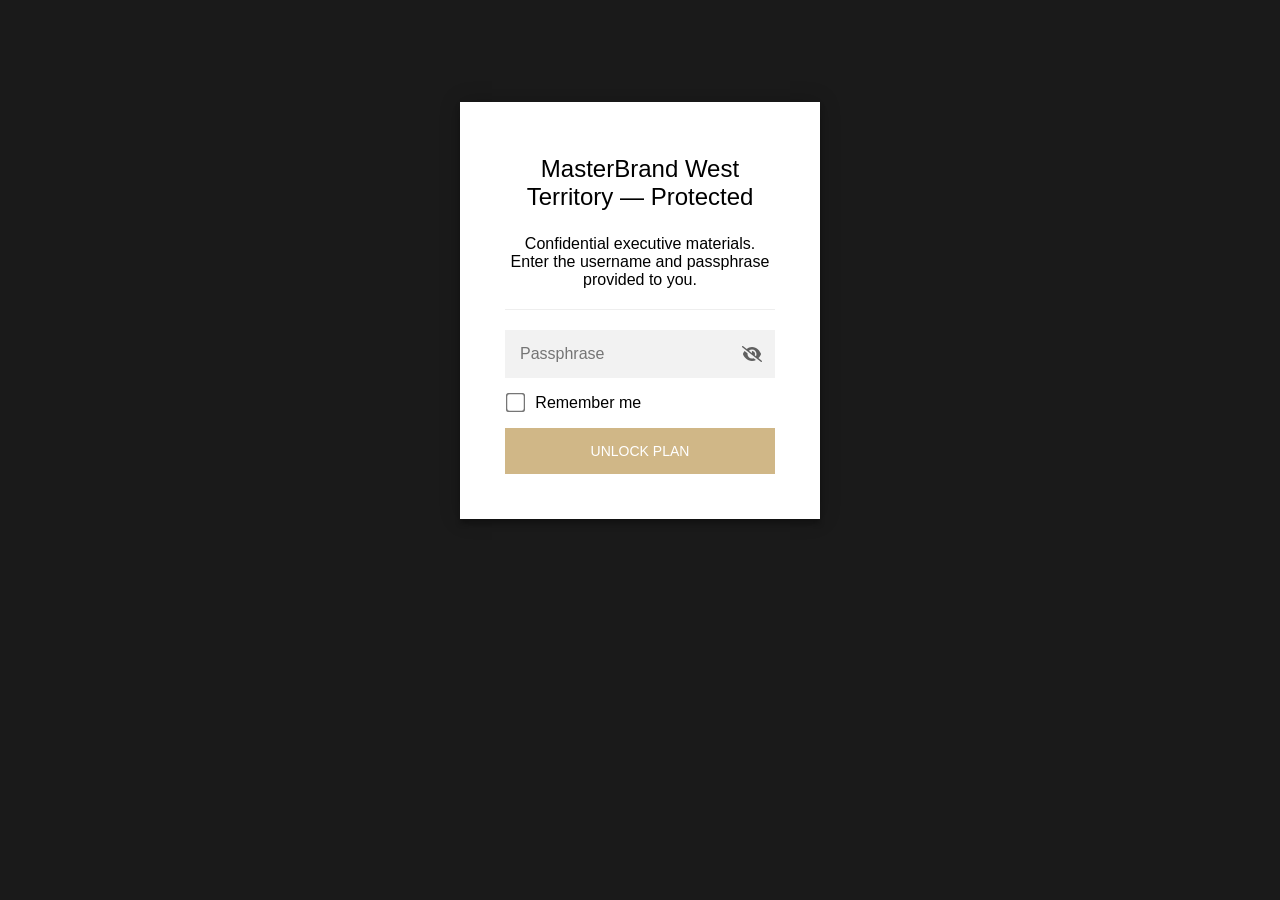
<file: masterbrand-west/index.html>
<!DOCTYPE html>
<html class="staticrypt-html">
    <head>
        <meta charset="utf-8" />
        <title>MasterBrand West Territory — Protected</title>
        <meta name="viewport" content="width=device-width, initial-scale=1" />

        <!-- do not cache this page -->
        <meta http-equiv="cache-control" content="max-age=0" />
        <meta http-equiv="cache-control" content="no-cache" />
        <meta http-equiv="expires" content="0" />
        <meta http-equiv="expires" content="Tue, 01 Jan 1980 1:00:00 GMT" />
        <meta http-equiv="pragma" content="no-cache" />

        <style>
            .staticrypt-hr {
                margin-top: 20px;
                margin-bottom: 20px;
                border: 0;
                border-top: 1px solid #eee;
            }

            .staticrypt-page {
                width: 360px;
                padding: 8% 0 0;
                margin: auto;
                box-sizing: border-box;
            }

            .staticrypt-form {
                position: relative;
                z-index: 1;
                background: #ffffff;
                max-width: 360px;
                margin: 0 auto 100px;
                padding: 45px;
                text-align: center;
                box-shadow: 0 0 20px 0 rgba(0, 0, 0, 0.2), 0 5px 5px 0 rgba(0, 0, 0, 0.24);
            }

            .staticrypt-form input[type="password"],
            input[type="text"] {
                background: inherit;
                border: 0;
                box-sizing: border-box; /* This ensures padding is included in the total width */
                font-size: 14px;
                outline: 0;
                padding: 15px 30px 15px 15px; /* Adjust the padding to ensure there is space for the icon */
                width: 100%;
            }

            .staticrypt-password-container {
                position: relative;
                outline: 0;
                background: #f2f2f2;
                width: 100%;
                border: 0;
                margin: 0 0 15px;
                box-sizing: border-box;
            }

            .staticrypt-toggle-password-visibility {
                cursor: pointer;
                height: 20px;
                opacity: 60%;
                padding: 13px;
                position: absolute;
                right: 0;
                top: 50%;
                transform: translateY(-50%);
                width: 20px;
            }

            .staticrypt-form .staticrypt-decrypt-button {
                text-transform: uppercase;
                outline: 0;
                background: #D0B787;
                width: 100%;
                border: 0;
                padding: 15px;
                color: #ffffff;
                font-size: 14px;
                cursor: pointer;
            }

            .staticrypt-form .staticrypt-decrypt-button:hover,
            .staticrypt-form .staticrypt-decrypt-button:active,
            .staticrypt-form .staticrypt-decrypt-button:focus {
                background: #D0B787;
                filter: brightness(92%);
            }

            .staticrypt-html {
                height: 100%;
            }

            .staticrypt-body {
                height: 100%;
                margin: 0;
            }

            .staticrypt-content {
                height: 100%;
                margin-bottom: 1em;
                background: #1A1A1A;
                font-family: "Arial", sans-serif;
                -webkit-font-smoothing: antialiased;
                -moz-osx-font-smoothing: grayscale;
            }

            .staticrypt-instructions {
                margin-top: -1em;
                margin-bottom: 1em;
            }

            .staticrypt-title {
                font-size: 1.5em;
            }

            label.staticrypt-remember {
                display: flex;
                align-items: center;
                margin-bottom: 1em;
            }

            .staticrypt-remember input[type="checkbox"] {
                transform: scale(1.5);
                margin-right: 1em;
            }

            .hidden {
                display: none !important;
            }

            .staticrypt-spinner-container {
                height: 100%;
                display: flex;
                align-items: center;
                justify-content: center;
            }

            .staticrypt-spinner {
                display: inline-block;
                width: 2rem;
                height: 2rem;
                vertical-align: text-bottom;
                border: 0.25em solid gray;
                border-right-color: transparent;
                border-radius: 50%;
                -webkit-animation: spinner-border 0.75s linear infinite;
                animation: spinner-border 0.75s linear infinite;
                animation-duration: 0.75s;
                animation-timing-function: linear;
                animation-delay: 0s;
                animation-iteration-count: infinite;
                animation-direction: normal;
                animation-fill-mode: none;
                animation-play-state: running;
                animation-name: spinner-border;
            }

            @keyframes spinner-border {
                100% {
                    transform: rotate(360deg);
                }
            }

            @media screen and (-webkit-min-device-pixel-ratio: 0) {
                .staticrypt-form input[type="password"],
                input[type="text"] {
                    font-size: 16px;
                }
            }
        </style>
    </head>

    <body class="staticrypt-body">
        <div id="staticrypt_loading" class="staticrypt-spinner-container">
            <div class="staticrypt-spinner"></div>
        </div>

        <div id="staticrypt_content" class="staticrypt-content hidden">
            <div class="staticrypt-page">
                <div class="staticrypt-form">
                    <div class="staticrypt-instructions">
                        <p class="staticrypt-title">MasterBrand West Territory — Protected</p>
                        <p>Confidential executive materials. Enter the username and passphrase provided to you.</p>
                    </div>

                    <hr class="staticrypt-hr" />

                    <form id="staticrypt-form" action="#" method="post">
                        <div class="staticrypt-password-container">
                            <input
                                id="staticrypt-password"
                                type="password"
                                name="password"
                                placeholder="Passphrase"
                                autofocus
                            />

                            <img
                                class="staticrypt-toggle-password-visibility"
                                alt="Show password"
                                title="Show password"
                                src="[data-uri]"
                            />
                        </div>

                        <label id="staticrypt-remember-label" class="staticrypt-remember hidden">
                            <input id="staticrypt-remember" type="checkbox" name="remember" />
                            Remember me
                        </label>

                        <input type="submit" class="staticrypt-decrypt-button" value="Unlock Plan" />
                    </form>
                </div>
            </div>
        </div>

        <script>
            // these variables will be filled when generating the file - the template format is 'variable_name'
            const staticryptInitiator = ((function(){
  const exports = {};
  const cryptoEngine = ((function(){
  const exports = {};
  const { subtle } = crypto;

const IV_BITS = 16 * 8;
const HEX_BITS = 4;
const ENCRYPTION_ALGO = "AES-CBC";

/**
 * Translates between utf8 encoded hexadecimal strings
 * and Uint8Array bytes.
 */
const HexEncoder = {
    /**
     * hex string -> bytes
     * @param {string} hexString
     * @returns {Uint8Array}
     */
    parse: function (hexString) {
        if (hexString.length % 2 !== 0) throw "Invalid hexString";
        const arrayBuffer = new Uint8Array(hexString.length / 2);

        for (let i = 0; i < hexString.length; i += 2) {
            const byteValue = parseInt(hexString.substring(i, i + 2), 16);
            if (isNaN(byteValue)) {
                throw "Invalid hexString";
            }
            arrayBuffer[i / 2] = byteValue;
        }
        return arrayBuffer;
    },

    /**
     * bytes -> hex string
     * @param {Uint8Array} bytes
     * @returns {string}
     */
    stringify: function (bytes) {
        const hexBytes = [];

        for (let i = 0; i < bytes.length; ++i) {
            let byteString = bytes[i].toString(16);
            if (byteString.length < 2) {
                byteString = "0" + byteString;
            }
            hexBytes.push(byteString);
        }
        return hexBytes.join("");
    },
};

/**
 * Translates between utf8 strings and Uint8Array bytes.
 */
const UTF8Encoder = {
    parse: function (str) {
        return new TextEncoder().encode(str);
    },

    stringify: function (bytes) {
        return new TextDecoder().decode(bytes);
    },
};

/**
 * Salt and encrypt a msg with a password.
 */
async function encrypt(msg, hashedPassword) {
    // Must be 16 bytes, unpredictable, and preferably cryptographically random. However, it need not be secret.
    // https://developer.mozilla.org/en-US/docs/Web/API/SubtleCrypto/encrypt#parameters
    const iv = crypto.getRandomValues(new Uint8Array(IV_BITS / 8));

    const key = await subtle.importKey("raw", HexEncoder.parse(hashedPassword), ENCRYPTION_ALGO, false, ["encrypt"]);

    const encrypted = await subtle.encrypt(
        {
            name: ENCRYPTION_ALGO,
            iv: iv,
        },
        key,
        UTF8Encoder.parse(msg)
    );

    // iv will be 32 hex characters, we prepend it to the ciphertext for use in decryption
    return HexEncoder.stringify(iv) + HexEncoder.stringify(new Uint8Array(encrypted));
}
exports.encrypt = encrypt;

/**
 * Decrypt a salted msg using a password.
 *
 * @param {string} encryptedMsg
 * @param {string} hashedPassword
 * @returns {Promise<string>}
 */
async function decrypt(encryptedMsg, hashedPassword) {
    const ivLength = IV_BITS / HEX_BITS;
    const iv = HexEncoder.parse(encryptedMsg.substring(0, ivLength));
    const encrypted = encryptedMsg.substring(ivLength);

    const key = await subtle.importKey("raw", HexEncoder.parse(hashedPassword), ENCRYPTION_ALGO, false, ["decrypt"]);

    const outBuffer = await subtle.decrypt(
        {
            name: ENCRYPTION_ALGO,
            iv: iv,
        },
        key,
        HexEncoder.parse(encrypted)
    );

    return UTF8Encoder.stringify(new Uint8Array(outBuffer));
}
exports.decrypt = decrypt;

/**
 * Salt and hash the password so it can be stored in localStorage without opening a password reuse vulnerability.
 *
 * @param {string} password
 * @param {string} salt
 * @returns {Promise<string>}
 */
async function hashPassword(password, salt) {
    // we hash the password in multiple steps, each adding more iterations. This is because we used to allow less
    // iterations, so for backward compatibility reasons, we need to support going from that to more iterations.
    let hashedPassword = await hashLegacyRound(password, salt);

    hashedPassword = await hashSecondRound(hashedPassword, salt);

    return hashThirdRound(hashedPassword, salt);
}
exports.hashPassword = hashPassword;

/**
 * This hashes the password with 1k iterations. This is a low number, we need this function to support backwards
 * compatibility.
 *
 * @param {string} password
 * @param {string} salt
 * @returns {Promise<string>}
 */
function hashLegacyRound(password, salt) {
    return pbkdf2(password, salt, 1000, "SHA-1");
}
exports.hashLegacyRound = hashLegacyRound;

/**
 * Add a second round of iterations. This is because we used to use 1k, so for backwards compatibility with
 * remember-me/autodecrypt links, we need to support going from that to more iterations.
 *
 * @param hashedPassword
 * @param salt
 * @returns {Promise<string>}
 */
function hashSecondRound(hashedPassword, salt) {
    return pbkdf2(hashedPassword, salt, 14000, "SHA-256");
}
exports.hashSecondRound = hashSecondRound;

/**
 * Add a third round of iterations to bring total number to 600k. This is because we used to use 1k, then 15k, so for
 * backwards compatibility with remember-me/autodecrypt links, we need to support going from that to more iterations.
 *
 * @param hashedPassword
 * @param salt
 * @returns {Promise<string>}
 */
function hashThirdRound(hashedPassword, salt) {
    return pbkdf2(hashedPassword, salt, 585000, "SHA-256");
}
exports.hashThirdRound = hashThirdRound;

/**
 * Salt and hash the password so it can be stored in localStorage without opening a password reuse vulnerability.
 *
 * @param {string} password
 * @param {string} salt
 * @param {int} iterations
 * @param {string} hashAlgorithm
 * @returns {Promise<string>}
 */
async function pbkdf2(password, salt, iterations, hashAlgorithm) {
    const key = await subtle.importKey("raw", UTF8Encoder.parse(password), "PBKDF2", false, ["deriveBits"]);

    const keyBytes = await subtle.deriveBits(
        {
            name: "PBKDF2",
            hash: hashAlgorithm,
            iterations,
            salt: UTF8Encoder.parse(salt),
        },
        key,
        256
    );

    return HexEncoder.stringify(new Uint8Array(keyBytes));
}

function generateRandomSalt() {
    const bytes = crypto.getRandomValues(new Uint8Array(128 / 8));

    return HexEncoder.stringify(new Uint8Array(bytes));
}
exports.generateRandomSalt = generateRandomSalt;

async function signMessage(hashedPassword, message) {
    const key = await subtle.importKey(
        "raw",
        HexEncoder.parse(hashedPassword),
        {
            name: "HMAC",
            hash: "SHA-256",
        },
        false,
        ["sign"]
    );
    const signature = await subtle.sign("HMAC", key, UTF8Encoder.parse(message));

    return HexEncoder.stringify(new Uint8Array(signature));
}
exports.signMessage = signMessage;

function getRandomAlphanum() {
    const possibleCharacters = "abcdefghijklmnopqrstuvwxyzABCDEFGHIJKLMNOPQRSTUVWXYZ0123456789";

    let byteArray;
    let parsedInt;

    // Keep generating new random bytes until we get a value that falls
    // within a range that can be evenly divided by possibleCharacters.length
    do {
        byteArray = crypto.getRandomValues(new Uint8Array(1));
        // extract the lowest byte to get an int from 0 to 255 (probably unnecessary, since we're only generating 1 byte)
        parsedInt = byteArray[0] & 0xff;
    } while (parsedInt >= 256 - (256 % possibleCharacters.length));

    // Take the modulo of the parsed integer to get a random number between 0 and totalLength - 1
    const randomIndex = parsedInt % possibleCharacters.length;

    return possibleCharacters[randomIndex];
}

/**
 * Generate a random string of a given length.
 *
 * @param {int} length
 * @returns {string}
 */
function generateRandomString(length) {
    let randomString = "";

    for (let i = 0; i < length; i++) {
        randomString += getRandomAlphanum();
    }

    return randomString;
}
exports.generateRandomString = generateRandomString;

  return exports;
})());
const codec = ((function(){
  const exports = {};
  /**
 * Initialize the codec with the provided cryptoEngine - this return functions to encode and decode messages.
 *
 * @param cryptoEngine - the engine to use for encryption / decryption
 */
function init(cryptoEngine) {
    const exports = {};

    /**
     * Top-level function for encoding a message.
     * Includes password hashing, encryption, and signing.
     *
     * @param {string} msg
     * @param {string} password
     * @param {string} salt
     *
     * @returns {string} The encoded text
     */
    async function encode(msg, password, salt) {
        const hashedPassword = await cryptoEngine.hashPassword(password, salt);

        const encrypted = await cryptoEngine.encrypt(msg, hashedPassword);

        // we use the hashed password in the HMAC because this is effectively what will be used a password (so we can store
        // it in localStorage safely, we don't use the clear text password)
        const hmac = await cryptoEngine.signMessage(hashedPassword, encrypted);

        return hmac + encrypted;
    }
    exports.encode = encode;

    /**
     * Encode using a password that has already been hashed. This is useful to encode multiple messages in a row, that way
     * we don't need to hash the password multiple times.
     *
     * @param {string} msg
     * @param {string} hashedPassword
     *
     * @returns {string} The encoded text
     */
    async function encodeWithHashedPassword(msg, hashedPassword) {
        const encrypted = await cryptoEngine.encrypt(msg, hashedPassword);

        // we use the hashed password in the HMAC because this is effectively what will be used a password (so we can store
        // it in localStorage safely, we don't use the clear text password)
        const hmac = await cryptoEngine.signMessage(hashedPassword, encrypted);

        return hmac + encrypted;
    }
    exports.encodeWithHashedPassword = encodeWithHashedPassword;

    /**
     * Top-level function for decoding a message.
     * Includes signature check and decryption.
     *
     * @param {string} signedMsg
     * @param {string} hashedPassword
     * @param {string} salt
     * @param {int} backwardCompatibleAttempt
     * @param {string} originalPassword
     *
     * @returns {Object} {success: true, decoded: string} | {success: false, message: string}
     */
    async function decode(signedMsg, hashedPassword, salt, backwardCompatibleAttempt = 0, originalPassword = "") {
        const encryptedHMAC = signedMsg.substring(0, 64);
        const encryptedMsg = signedMsg.substring(64);
        const decryptedHMAC = await cryptoEngine.signMessage(hashedPassword, encryptedMsg);

        if (decryptedHMAC !== encryptedHMAC) {
            // we have been raising the number of iterations in the hashing algorithm multiple times, so to support the old
            // remember-me/autodecrypt links we need to try bringing the old hashes up to speed.
            originalPassword = originalPassword || hashedPassword;
            if (backwardCompatibleAttempt === 0) {
                const updatedHashedPassword = await cryptoEngine.hashThirdRound(originalPassword, salt);

                return decode(signedMsg, updatedHashedPassword, salt, backwardCompatibleAttempt + 1, originalPassword);
            }
            if (backwardCompatibleAttempt === 1) {
                let updatedHashedPassword = await cryptoEngine.hashSecondRound(originalPassword, salt);
                updatedHashedPassword = await cryptoEngine.hashThirdRound(updatedHashedPassword, salt);

                return decode(signedMsg, updatedHashedPassword, salt, backwardCompatibleAttempt + 1, originalPassword);
            }

            return { success: false, message: "Signature mismatch" };
        }

        return {
            success: true,
            decoded: await cryptoEngine.decrypt(encryptedMsg, hashedPassword),
        };
    }
    exports.decode = decode;

    return exports;
}
exports.init = init;

  return exports;
})());
const decode = codec.init(cryptoEngine).decode;

/**
 * Initialize the staticrypt module, that exposes functions callbable by the password_template.
 *
 * @param {{
 *  staticryptEncryptedMsgUniqueVariableName: string,
 *  isRememberEnabled: boolean,
 *  rememberDurationInDays: number,
 *  staticryptSaltUniqueVariableName: string,
 * }} staticryptConfig - object of data that is stored on the password_template at encryption time.
 *
 * @param {{
 *  rememberExpirationKey: string,
 *  rememberPassphraseKey: string,
 *  replaceHtmlCallback: function,
 *  clearLocalStorageCallback: function,
 * }} templateConfig - object of data that can be configured by a custom password_template.
 */
function init(staticryptConfig, templateConfig) {
    const exports = {};

    /**
     * Decrypt our encrypted page, replace the whole HTML.
     *
     * @param {string} hashedPassword
     * @returns {Promise<boolean>}
     */
    async function decryptAndReplaceHtml(hashedPassword) {
        const { staticryptEncryptedMsgUniqueVariableName, staticryptSaltUniqueVariableName } = staticryptConfig;
        const { replaceHtmlCallback } = templateConfig;

        const result = await decode(
            staticryptEncryptedMsgUniqueVariableName,
            hashedPassword,
            staticryptSaltUniqueVariableName
        );
        if (!result.success) {
            return false;
        }
        const plainHTML = result.decoded;

        // if the user configured a callback call it, otherwise just replace the whole HTML
        if (typeof replaceHtmlCallback === "function") {
            replaceHtmlCallback(plainHTML);
        } else {
            document.write(plainHTML);
            document.close();
        }

        return true;
    }

    /**
     * Attempt to decrypt the page and replace the whole HTML.
     *
     * @param {string} password
     * @param {boolean} isRememberChecked
     *
     * @returns {Promise<{isSuccessful: boolean, hashedPassword?: string}>} - we return an object, so that if we want to
     *   expose more information in the future we can do it without breaking the password_template
     */
    async function handleDecryptionOfPage(password, isRememberChecked) {
        const { staticryptSaltUniqueVariableName } = staticryptConfig;

        // decrypt and replace the whole page
        const hashedPassword = await cryptoEngine.hashPassword(password, staticryptSaltUniqueVariableName);
        return handleDecryptionOfPageFromHash(hashedPassword, isRememberChecked);
    }
    exports.handleDecryptionOfPage = handleDecryptionOfPage;

    async function handleDecryptionOfPageFromHash(hashedPassword, isRememberChecked) {
        const { isRememberEnabled, rememberDurationInDays } = staticryptConfig;
        const { rememberExpirationKey, rememberPassphraseKey } = templateConfig;

        const isDecryptionSuccessful = await decryptAndReplaceHtml(hashedPassword);

        if (!isDecryptionSuccessful) {
            return {
                isSuccessful: false,
                hashedPassword,
            };
        }

        // remember the hashedPassword and set its expiration if necessary
        if (isRememberEnabled && isRememberChecked) {
            window.localStorage.setItem(rememberPassphraseKey, hashedPassword);

            // set the expiration if the duration isn't 0 (meaning no expiration)
            if (rememberDurationInDays > 0) {
                window.localStorage.setItem(
                    rememberExpirationKey,
                    (new Date().getTime() + rememberDurationInDays * 24 * 60 * 60 * 1000).toString()
                );
            }
        }

        return {
            isSuccessful: true,
            hashedPassword,
        };
    }
    exports.handleDecryptionOfPageFromHash = handleDecryptionOfPageFromHash;

    /**
     * Clear localstorage from staticrypt related values
     */
    function clearLocalStorage() {
        const { clearLocalStorageCallback, rememberExpirationKey, rememberPassphraseKey } = templateConfig;

        if (typeof clearLocalStorageCallback === "function") {
            clearLocalStorageCallback();
        } else {
            localStorage.removeItem(rememberPassphraseKey);
            localStorage.removeItem(rememberExpirationKey);
        }
    }

    async function handleDecryptOnLoad() {
        let isSuccessful = await decryptOnLoadFromUrl();

        if (!isSuccessful) {
            isSuccessful = await decryptOnLoadFromRememberMe();
        }

        return { isSuccessful };
    }
    exports.handleDecryptOnLoad = handleDecryptOnLoad;

    /**
     * Clear storage if we are logging out
     *
     * @returns {boolean} - whether we logged out
     */
    function logoutIfNeeded() {
        const logoutKey = "staticrypt_logout";

        // handle logout through query param
        const queryParams = new URLSearchParams(window.location.search);
        if (queryParams.has(logoutKey)) {
            clearLocalStorage();
            return true;
        }

        // handle logout through URL fragment
        const hash = window.location.hash.substring(1);
        if (hash.includes(logoutKey)) {
            clearLocalStorage();
            return true;
        }

        return false;
    }

    /**
     * To be called on load: check if we want to try to decrypt and replace the HTML with the decrypted content, and
     * try to do it if needed.
     *
     * @returns {Promise<boolean>} true if we derypted and replaced the whole page, false otherwise
     */
    async function decryptOnLoadFromRememberMe() {
        const { rememberDurationInDays } = staticryptConfig;
        const { rememberExpirationKey, rememberPassphraseKey } = templateConfig;

        // if we are login out, terminate
        if (logoutIfNeeded()) {
            return false;
        }

        // if there is expiration configured, check if we're not beyond the expiration
        if (rememberDurationInDays && rememberDurationInDays > 0) {
            const expiration = localStorage.getItem(rememberExpirationKey),
                isExpired = expiration && new Date().getTime() > parseInt(expiration);

            if (isExpired) {
                clearLocalStorage();
                return false;
            }
        }

        const hashedPassword = localStorage.getItem(rememberPassphraseKey);

        if (hashedPassword) {
            // try to decrypt
            const isDecryptionSuccessful = await decryptAndReplaceHtml(hashedPassword);

            // if the decryption is unsuccessful the password might be wrong - silently clear the saved data and let
            // the user fill the password form again
            if (!isDecryptionSuccessful) {
                clearLocalStorage();
                return false;
            }

            return true;
        }

        return false;
    }

    async function decryptOnLoadFromUrl() {
        const passwordKey = "staticrypt_pwd";
        const rememberMeKey = "remember_me";

        // try to get the password from the query param (for backward compatibility - we now want to avoid this method,
        // since it sends the hashed password to the server which isn't needed)
        const queryParams = new URLSearchParams(window.location.search);
        const hashedPasswordQuery = queryParams.get(passwordKey);
        const rememberMeQuery = queryParams.get(rememberMeKey);

        const urlFragment = window.location.hash.substring(1);
        // get the password from the url fragment
        const hashedPasswordRegexMatch = urlFragment.match(new RegExp(passwordKey + "=([^&]*)"));
        const hashedPasswordFragment = hashedPasswordRegexMatch ? hashedPasswordRegexMatch[1] : null;
        const rememberMeFragment = urlFragment.includes(rememberMeKey);

        const hashedPassword = hashedPasswordFragment || hashedPasswordQuery;
        const rememberMe = rememberMeFragment || rememberMeQuery;

        if (hashedPassword) {
            return handleDecryptionOfPageFromHash(hashedPassword, rememberMe);
        }

        return false;
    }

    return exports;
}
exports.init = init;

  return exports;
})());
            const templateError = "Bad password!",
                templateToggleAltShow = "Show password",
                templateToggleAltHide = "Hide password",
                isRememberEnabled = true,
                staticryptConfig = {"staticryptEncryptedMsgUniqueVariableName":"[base64]","isRememberEnabled":true,"rememberDurationInDays":7,"staticryptSaltUniqueVariableName":"96fa3e4bf351a81099904c54b520c1c5"};

            // you can edit these values to customize some of the behavior of StatiCrypt
            const templateConfig = {
                rememberExpirationKey: "staticrypt_expiration",
                rememberPassphraseKey: "staticrypt_passphrase",
                replaceHtmlCallback: null,
                clearLocalStorageCallback: null,
            };

            // init the staticrypt engine
            const staticrypt = staticryptInitiator.init(staticryptConfig, templateConfig);

            // try to automatically decrypt on load if there is a saved password
            window.onload = async function () {
                const { isSuccessful } = await staticrypt.handleDecryptOnLoad();

                // if we didn't decrypt anything on load, show the password prompt. Otherwise the content has already been
                // replaced, no need to do anything
                if (!isSuccessful) {
                    // hide loading screen
                    document.getElementById("staticrypt_loading").classList.add("hidden");
                    document.getElementById("staticrypt_content").classList.remove("hidden");
                    document.getElementById("staticrypt-password").focus();

                    // show the remember me checkbox
                    if (isRememberEnabled) {
                        document.getElementById("staticrypt-remember-label").classList.remove("hidden");
                    }
                }
            };

            // toggle password visibility
            const toggleIcon = document.querySelector(".staticrypt-toggle-password-visibility");
            // these two icons are coming from FontAwesome
            const imgSrcEyeClosed =
                "[data-uri]";
            const imgSrcEyeOpened =
                "[data-uri]";
            toggleIcon.addEventListener("click", function () {
                const passwordInput = document.getElementById("staticrypt-password");
                if (passwordInput.type === "password") {
                    passwordInput.type = "text";
                    toggleIcon.src = imgSrcEyeOpened;
                    toggleIcon.alt = templateToggleAltHide;
                    toggleIcon.title = templateToggleAltHide;
                } else {
                    passwordInput.type = "password";
                    toggleIcon.src = imgSrcEyeClosed;
                    toggleIcon.alt = templateToggleAltShow;
                    toggleIcon.title = templateToggleAltShow;
                }
            });

            // handle password form submission
            document.getElementById("staticrypt-form").addEventListener("submit", async function (e) {
                e.preventDefault();

                const password = document.getElementById("staticrypt-password").value,
                    isRememberChecked = document.getElementById("staticrypt-remember").checked;

                const { isSuccessful } = await staticrypt.handleDecryptionOfPage(password, isRememberChecked);

                if (!isSuccessful) {
                    alert(templateError);
                }
            });
        </script>
    </body>
</html>
</file>
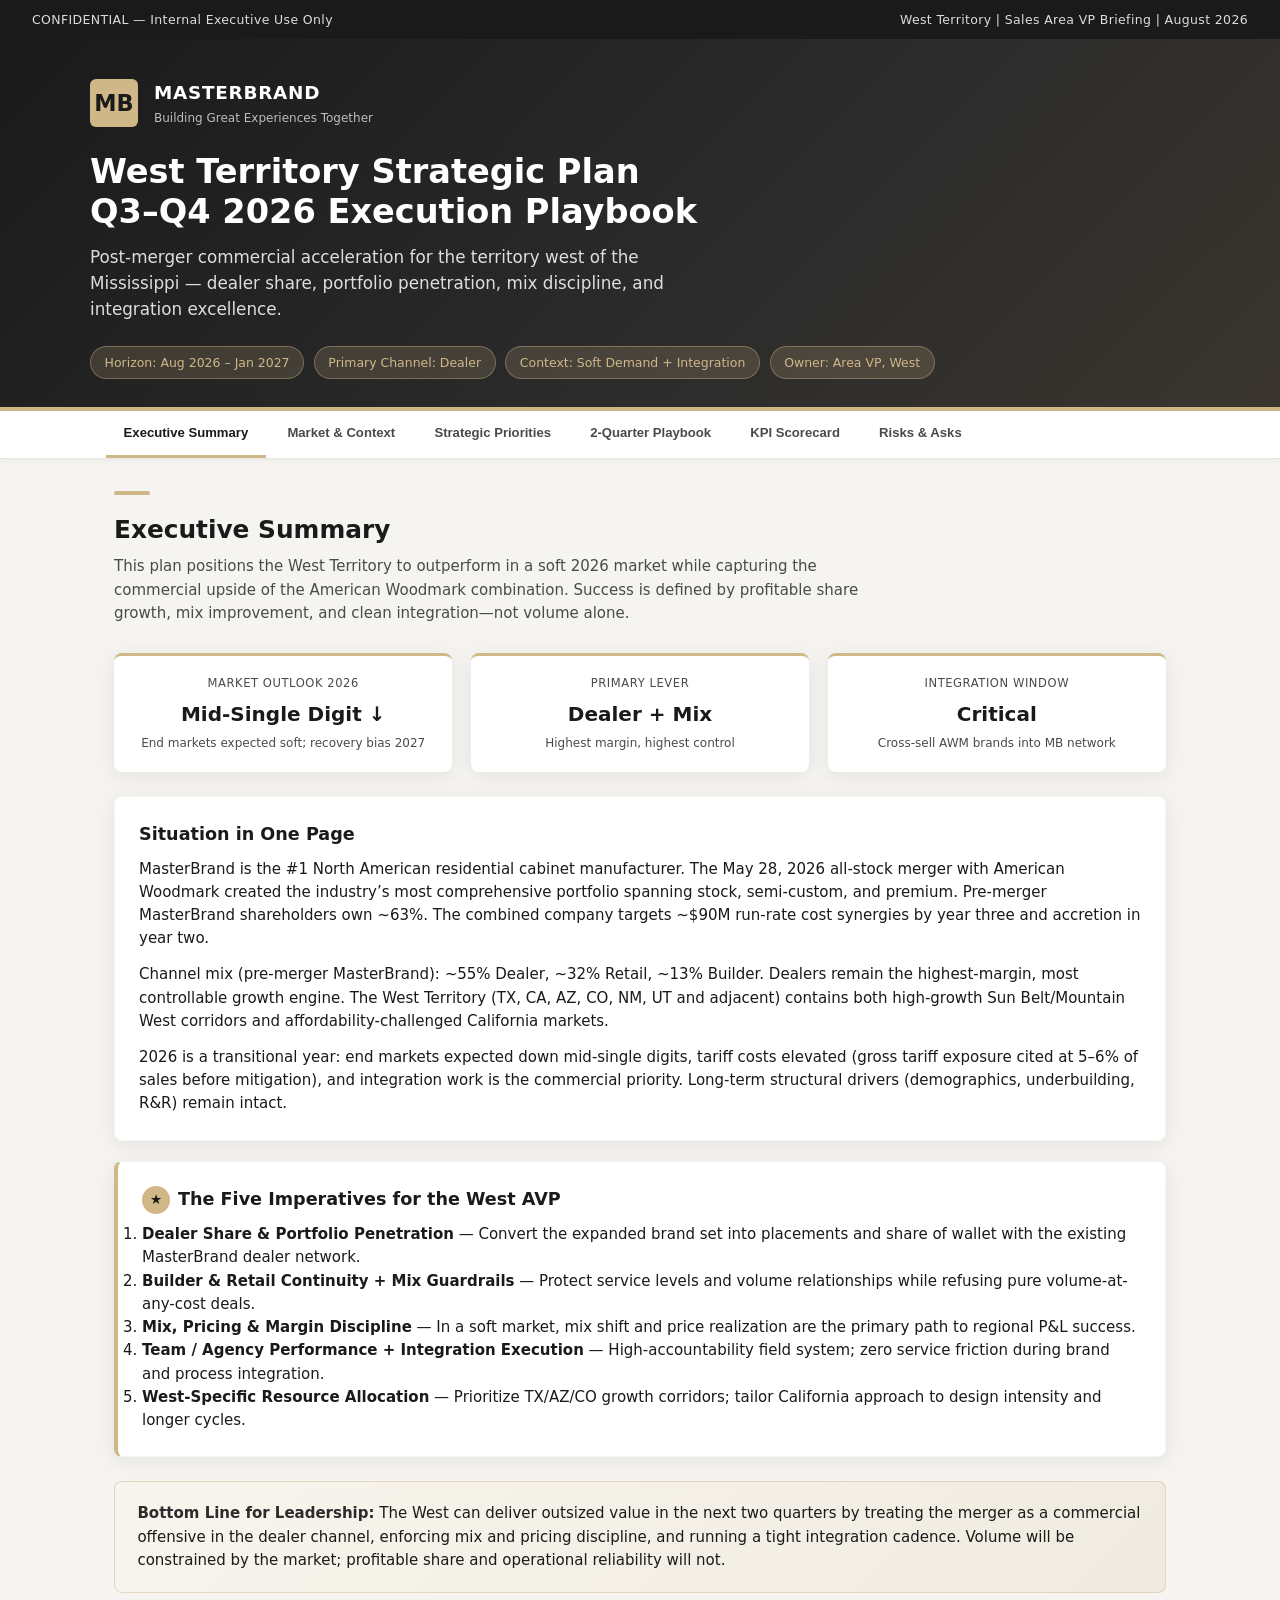
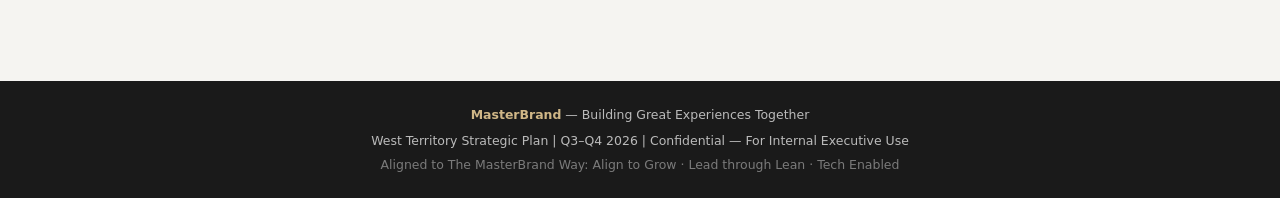
<file: masterbrand-west/MasterBrand_West_Territory_Strategic_Plan_Q3-Q4_2026.html>
<!DOCTYPE html>
<html lang="en">
<head>
<meta charset="UTF-8">
<meta name="viewport" content="width=device-width, initial-scale=1.0">
<title>MasterBrand | West Territory Strategic Plan — Q3–Q4 2026</title>
<style>
  :root {
    --mb-tan: #D0B787;
    --mb-tan-dark: #B89A6A;
    --mb-black: #1A1A1A;
    --mb-charcoal: #2C2C2C;
    --mb-gray: #4A4A4A;
    --mb-light-gray: #F5F4F1;
    --mb-mid-gray: #E8E6E1;
    --mb-white: #FFFFFF;
    --mb-success: #2E7D4F;
    --mb-warning: #C47A1A;
    --mb-danger: #A33B2B;
    --mb-info: #3A5A7A;
    --shadow: 0 4px 20px rgba(26,26,26,0.08);
    --radius: 8px;
  }

  * { box-sizing: border-box; margin: 0; padding: 0; }

  body {
    font-family: 'Segoe UI', system-ui, -apple-system, BlinkMacSystemFont, sans-serif;
    background: var(--mb-light-gray);
    color: var(--mb-black);
    line-height: 1.55;
    font-size: 15px;
  }

  /* Header */
  .top-bar {
    background: var(--mb-black);
    color: var(--mb-white);
    padding: 0.6rem 2rem;
    font-size: 0.78rem;
    display: flex;
    justify-content: space-between;
    align-items: center;
    letter-spacing: 0.03em;
  }
  .top-bar span { opacity: 0.85; }

  header.hero {
    background: linear-gradient(135deg, #1A1A1A 0%, #2C2C2C 60%, #3A352E 100%);
    color: white;
    padding: 2.5rem 2rem 2rem;
    position: relative;
    overflow: hidden;
  }
  header.hero::after {
    content: '';
    position: absolute;
    bottom: 0; left: 0; right: 0;
    height: 4px;
    background: var(--mb-tan);
  }
  .hero-inner { max-width: 1100px; margin: 0 auto; }
  .brand-lockup {
    display: flex;
    align-items: center;
    gap: 1rem;
    margin-bottom: 1.5rem;
  }
  .brand-mark {
    width: 48px; height: 48px;
    background: var(--mb-tan);
    border-radius: 6px;
    display: flex; align-items: center; justify-content: center;
    font-weight: 800; font-size: 1.4rem; color: var(--mb-black);
  }
  .brand-text h1 {
    font-size: 1.15rem;
    font-weight: 600;
    letter-spacing: 0.04em;
    text-transform: uppercase;
  }
  .brand-text p {
    font-size: 0.75rem;
    opacity: 0.7;
    margin-top: 2px;
  }
  .hero-title {
    font-size: 2.1rem;
    font-weight: 700;
    line-height: 1.2;
    max-width: 720px;
    margin-bottom: 0.75rem;
  }
  .hero-sub {
    font-size: 1.05rem;
    opacity: 0.85;
    max-width: 640px;
    margin-bottom: 1.5rem;
  }
  .meta-pills {
    display: flex; flex-wrap: wrap; gap: 0.6rem;
  }
  .pill {
    background: rgba(208,183,135,0.18);
    border: 1px solid rgba(208,183,135,0.4);
    color: var(--mb-tan);
    padding: 0.35rem 0.85rem;
    border-radius: 20px;
    font-size: 0.78rem;
    font-weight: 500;
  }

  /* Navigation */
  nav.sticky-nav {
    background: white;
    border-bottom: 1px solid var(--mb-mid-gray);
    position: sticky;
    top: 0;
    z-index: 100;
    box-shadow: 0 2px 8px rgba(0,0,0,0.04);
  }
  .nav-inner {
    max-width: 1100px;
    margin: 0 auto;
    display: flex;
    overflow-x: auto;
    gap: 0.25rem;
    padding: 0 1rem;
  }
  .nav-btn {
    background: none;
    border: none;
    padding: 0.9rem 1.1rem;
    font-size: 0.82rem;
    font-weight: 600;
    color: var(--mb-gray);
    cursor: pointer;
    white-space: nowrap;
    border-bottom: 3px solid transparent;
    transition: all 0.2s;
  }
  .nav-btn:hover { color: var(--mb-black); }
  .nav-btn.active {
    color: var(--mb-black);
    border-bottom-color: var(--mb-tan);
  }

  /* Layout */
  .container {
    max-width: 1100px;
    margin: 0 auto;
    padding: 2rem 1.5rem 4rem;
  }
  section.panel {
    display: none;
    animation: fadeIn 0.35s ease;
  }
  section.panel.active { display: block; }
  @keyframes fadeIn {
    from { opacity: 0; transform: translateY(8px); }
    to { opacity: 1; transform: translateY(0); }
  }

  /* Cards & typography */
  h2.section-title {
    font-size: 1.55rem;
    font-weight: 700;
    margin-bottom: 0.4rem;
    color: var(--mb-black);
  }
  .section-lead {
    color: var(--mb-gray);
    margin-bottom: 1.75rem;
    max-width: 780px;
  }
  .card {
    background: white;
    border-radius: var(--radius);
    box-shadow: var(--shadow);
    padding: 1.5rem;
    margin-bottom: 1.25rem;
    border: 1px solid rgba(0,0,0,0.04);
  }
  .card h3 {
    font-size: 1.1rem;
    font-weight: 650;
    margin-bottom: 0.6rem;
    display: flex;
    align-items: center;
    gap: 0.5rem;
  }
  .card h4 {
    font-size: 0.92rem;
    font-weight: 650;
    margin: 1rem 0 0.4rem;
    color: var(--mb-charcoal);
  }
  .accent-bar {
    width: 36px; height: 4px;
    background: var(--mb-tan);
    border-radius: 2px;
    margin-bottom: 1rem;
  }

  /* Grid */
  .grid-2 { display: grid; grid-template-columns: 1fr 1fr; gap: 1.25rem; }
  .grid-3 { display: grid; grid-template-columns: 1fr 1fr 1fr; gap: 1.15rem; }
  .grid-4 { display: grid; grid-template-columns: repeat(4, 1fr); gap: 1rem; }
  @media (max-width: 900px) {
    .grid-2, .grid-3, .grid-4 { grid-template-columns: 1fr; }
  }

  /* KPI tiles */
  .kpi-tile {
    background: white;
    border-radius: var(--radius);
    padding: 1.2rem;
    box-shadow: var(--shadow);
    border-top: 3px solid var(--mb-tan);
    text-align: center;
  }
  .kpi-tile .label {
    font-size: 0.72rem;
    text-transform: uppercase;
    letter-spacing: 0.05em;
    color: var(--mb-gray);
    margin-bottom: 0.35rem;
  }
  .kpi-tile .value {
    font-size: 1.65rem;
    font-weight: 700;
    color: var(--mb-black);
  }
  .kpi-tile .sub {
    font-size: 0.75rem;
    color: var(--mb-gray);
    margin-top: 0.25rem;
  }

  /* Tables */
  table.scorecard {
    width: 100%;
    border-collapse: collapse;
    font-size: 0.88rem;
  }
  table.scorecard th {
    background: var(--mb-black);
    color: white;
    text-align: left;
    padding: 0.7rem 0.85rem;
    font-weight: 600;
    font-size: 0.78rem;
    text-transform: uppercase;
    letter-spacing: 0.03em;
  }
  table.scorecard td {
    padding: 0.7rem 0.85rem;
    border-bottom: 1px solid var(--mb-mid-gray);
    vertical-align: top;
  }
  table.scorecard tr:nth-child(even) td { background: #FAFAF8; }
  table.scorecard tr:hover td { background: #F0EDE6; }

  .status {
    display: inline-block;
    padding: 0.2rem 0.55rem;
    border-radius: 12px;
    font-size: 0.72rem;
    font-weight: 600;
  }
  .status.on-track { background: #E6F4EC; color: var(--mb-success); }
  .status.watch { background: #FDF3E3; color: var(--mb-warning); }
  .status.at-risk { background: #F9E8E6; color: var(--mb-danger); }
  .status.planned { background: #E8EEF4; color: var(--mb-info); }

  /* Priority cards */
  .priority-card {
    border-left: 4px solid var(--mb-tan);
  }
  .priority-num {
    display: inline-flex;
    width: 28px; height: 28px;
    background: var(--mb-tan);
    color: var(--mb-black);
    border-radius: 50%;
    align-items: center; justify-content: center;
    font-weight: 700; font-size: 0.85rem;
    flex-shrink: 0;
  }

  /* Competitive chips */
  .comp-chip {
    display: inline-block;
    background: var(--mb-mid-gray);
    padding: 0.2rem 0.55rem;
    border-radius: 4px;
    font-size: 0.75rem;
    margin: 0.15rem 0.2rem 0.15rem 0;
    font-weight: 500;
  }

  /* Timeline */
  .timeline {
    position: relative;
    padding-left: 1.5rem;
  }
  .timeline::before {
    content: '';
    position: absolute;
    left: 6px; top: 4px; bottom: 4px;
    width: 2px;
    background: var(--mb-tan);
  }
  .timeline-item {
    position: relative;
    margin-bottom: 1.4rem;
  }
  .timeline-item::before {
    content: '';
    position: absolute;
    left: -1.5rem; top: 6px;
    width: 12px; height: 12px;
    border-radius: 50%;
    background: var(--mb-tan);
    border: 2px solid white;
    box-shadow: 0 0 0 2px var(--mb-tan);
  }
  .timeline-item h4 { margin-top: 0; }

  /* Accordion */
  .accordion-item {
    border: 1px solid var(--mb-mid-gray);
    border-radius: var(--radius);
    margin-bottom: 0.6rem;
    overflow: hidden;
    background: white;
  }
  .accordion-header {
    width: 100%;
    background: white;
    border: none;
    padding: 1rem 1.2rem;
    text-align: left;
    font-weight: 650;
    font-size: 0.95rem;
    cursor: pointer;
    display: flex;
    justify-content: space-between;
    align-items: center;
    color: var(--mb-black);
  }
  .accordion-header:hover { background: var(--mb-light-gray); }
  .accordion-header .chevron {
    transition: transform 0.25s;
    font-size: 1.1rem;
    color: var(--mb-tan-dark);
  }
  .accordion-item.open .chevron { transform: rotate(180deg); }
  .accordion-body {
    display: none;
    padding: 0 1.2rem 1.2rem;
    border-top: 1px solid var(--mb-mid-gray);
  }
  .accordion-item.open .accordion-body { display: block; }

  /* Callout */
  .callout {
    background: linear-gradient(135deg, #F8F5EE, #F0EBE0);
    border: 1px solid rgba(208,183,135,0.45);
    border-radius: var(--radius);
    padding: 1.25rem 1.4rem;
    margin: 1.5rem 0;
  }
  .callout strong { color: var(--mb-charcoal); }

  /* Footer */
  footer {
    background: var(--mb-black);
    color: rgba(255,255,255,0.7);
    padding: 1.5rem 2rem;
    font-size: 0.78rem;
    text-align: center;
  }
  footer .brand { color: var(--mb-tan); font-weight: 600; }

  /* Interactive scorecard controls */
  .scorecard-controls {
    display: flex;
    gap: 0.6rem;
    margin-bottom: 1rem;
    flex-wrap: wrap;
  }
  .filter-btn {
    background: white;
    border: 1px solid var(--mb-mid-gray);
    padding: 0.4rem 0.9rem;
    border-radius: 20px;
    font-size: 0.8rem;
    cursor: pointer;
    font-weight: 500;
  }
  .filter-btn.active {
    background: var(--mb-black);
    color: white;
    border-color: var(--mb-black);
  }

  /* Print */
  @media print {
    nav.sticky-nav, .top-bar, .scorecard-controls { display: none !important; }
    section.panel { display: block !important; page-break-inside: avoid; }
    .card { box-shadow: none; border: 1px solid #ddd; }
  }

  ul.clean { padding-left: 1.2rem; }
  ul.clean li { margin-bottom: 0.35rem; }
  .tag {
    display: inline-block;
    font-size: 0.7rem;
    font-weight: 600;
    text-transform: uppercase;
    letter-spacing: 0.04em;
    padding: 0.15rem 0.5rem;
    border-radius: 3px;
    background: var(--mb-mid-gray);
    color: var(--mb-gray);
    margin-right: 0.4rem;
  }
  .tag.critical { background: #F9E8E6; color: var(--mb-danger); }
  .tag.high { background: #FDF3E3; color: var(--mb-warning); }
  .tag.growth { background: #E6F4EC; color: var(--mb-success); }
</style>
</head>
<body>

<div class="top-bar">
  <span>CONFIDENTIAL — Internal Executive Use Only</span>
  <span>West Territory | Sales Area VP Briefing | August 2026</span>
</div>

<header class="hero">
  <div class="hero-inner">
    <div class="brand-lockup">
      <div class="brand-mark">MB</div>
      <div class="brand-text">
        <h1>MasterBrand</h1>
        <p>Building Great Experiences Together</p>
      </div>
    </div>
    <h2 class="hero-title">West Territory Strategic Plan<br>Q3–Q4 2026 Execution Playbook</h2>
    <p class="hero-sub">Post-merger commercial acceleration for the territory west of the Mississippi — dealer share, portfolio penetration, mix discipline, and integration excellence.</p>
    <div class="meta-pills">
      <span class="pill">Horizon: Aug 2026 – Jan 2027</span>
      <span class="pill">Primary Channel: Dealer</span>
      <span class="pill">Context: Soft Demand + Integration</span>
      <span class="pill">Owner: Area VP, West</span>
    </div>
  </div>
</header>

<nav class="sticky-nav">
  <div class="nav-inner">
    <button class="nav-btn active" data-target="exec">Executive Summary</button>
    <button class="nav-btn" data-target="market">Market & Context</button>
    <button class="nav-btn" data-target="priorities">Strategic Priorities</button>
    <button class="nav-btn" data-target="playbook">2-Quarter Playbook</button>
    <button class="nav-btn" data-target="scorecard">KPI Scorecard</button>
    <button class="nav-btn" data-target="risks">Risks & Asks</button>
  </div>
</nav>

<div class="container">

  <!-- ===================== EXECUTIVE SUMMARY ===================== -->
  <section id="exec" class="panel active">
    <div class="accent-bar"></div>
    <h2 class="section-title">Executive Summary</h2>
    <p class="section-lead">This plan positions the West Territory to outperform in a soft 2026 market while capturing the commercial upside of the American Woodmark combination. Success is defined by profitable share growth, mix improvement, and clean integration—not volume alone.</p>

    <div class="grid-3" style="margin-bottom:1.5rem;">
      <div class="kpi-tile">
        <div class="label">Market Outlook 2026</div>
        <div class="value" style="font-size:1.25rem;">Mid-Single Digit ↓</div>
        <div class="sub">End markets expected soft; recovery bias 2027</div>
      </div>
      <div class="kpi-tile">
        <div class="label">Primary Lever</div>
        <div class="value" style="font-size:1.25rem;">Dealer + Mix</div>
        <div class="sub">Highest margin, highest control</div>
      </div>
      <div class="kpi-tile">
        <div class="label">Integration Window</div>
        <div class="value" style="font-size:1.25rem;">Critical</div>
        <div class="sub">Cross-sell AWM brands into MB network</div>
      </div>
    </div>

    <div class="card">
      <h3>Situation in One Page</h3>
      <p style="margin-bottom:0.8rem;">MasterBrand is the #1 North American residential cabinet manufacturer. The May 28, 2026 all-stock merger with American Woodmark created the industry’s most comprehensive portfolio spanning stock, semi-custom, and premium. Pre-merger MasterBrand shareholders own ~63%. The combined company targets ~$90M run-rate cost synergies by year three and accretion in year two.</p>
      <p style="margin-bottom:0.8rem;">Channel mix (pre-merger MasterBrand): ~55% Dealer, ~32% Retail, ~13% Builder. Dealers remain the highest-margin, most controllable growth engine. The West Territory (TX, CA, AZ, CO, NM, UT and adjacent) contains both high-growth Sun Belt/Mountain West corridors and affordability-challenged California markets.</p>
      <p>2026 is a transitional year: end markets expected down mid-single digits, tariff costs elevated (gross tariff exposure cited at 5–6% of sales before mitigation), and integration work is the commercial priority. Long-term structural drivers (demographics, underbuilding, R&R) remain intact.</p>
    </div>

    <div class="card priority-card">
      <h3><span class="priority-num">★</span> The Five Imperatives for the West AVP</h3>
      <ol class="clean" style="margin-top:0.6rem;">
        <li><strong>Dealer Share & Portfolio Penetration</strong> — Convert the expanded brand set into placements and share of wallet with the existing MasterBrand dealer network.</li>
        <li><strong>Builder & Retail Continuity + Mix Guardrails</strong> — Protect service levels and volume relationships while refusing pure volume-at-any-cost deals.</li>
        <li><strong>Mix, Pricing & Margin Discipline</strong> — In a soft market, mix shift and price realization are the primary path to regional P&L success.</li>
        <li><strong>Team / Agency Performance + Integration Execution</strong> — High-accountability field system; zero service friction during brand and process integration.</li>
        <li><strong>West-Specific Resource Allocation</strong> — Prioritize TX/AZ/CO growth corridors; tailor California approach to design intensity and longer cycles.</li>
      </ol>
    </div>

    <div class="callout">
      <strong>Bottom Line for Leadership:</strong> The West can deliver outsized value in the next two quarters by treating the merger as a commercial offensive in the dealer channel, enforcing mix and pricing discipline, and running a tight integration cadence. Volume will be constrained by the market; profitable share and operational reliability will not.
    </div>
  </section>

  <!-- ===================== MARKET & CONTEXT ===================== -->
  <section id="market" class="panel">
    <div class="accent-bar"></div>
    <h2 class="section-title">Market Context & Competitive Landscape</h2>
    <p class="section-lead">Understanding the playing field for the West Territory over the next six months.</p>

    <div class="card">
      <h3>Company Snapshot (Post-Merger)</h3>
      <div class="grid-2">
        <div>
          <ul class="clean">
            <li><strong>Position:</strong> #1 North American residential cabinet manufacturer</li>
            <li><strong>HQ:</strong> Beachwood, OH (presence retained in Winchester, VA)</li>
            <li><strong>Scale:</strong> ~$2.7B standalone + AWM combination; pro forma significantly larger</li>
            <li><strong>Network:</strong> 7,900+ dealers; 20+ manufacturing facilities</li>
            <li><strong>Culture System:</strong> The MasterBrand Way — Align to Grow, Lead through Lean, Tech Enabled</li>
          </ul>
        </div>
        <div>
          <ul class="clean">
            <li><strong>CEO:</strong> Dave Banyard</li>
            <li><strong>Commercial Structure:</strong> Channel-aligned EVPs (Dealer & Home Center; Builder/Distributor/Canada)</li>
            <li><strong>Key Brands:</strong> Aristokraft, Diamond, Schrock, Homecrest, Omega, Decora, Mantra, Dura Supreme, Bertch + AWM portfolio</li>
            <li><strong>End Market Split:</strong> ~60% R&R / ~40% New Construction orientation</li>
          </ul>
        </div>
      </div>
    </div>

    <div class="card">
      <h3>Competitive Set — West Relevance</h3>
      <table class="scorecard">
        <thead>
          <tr>
            <th>Competitor</th>
            <th>Est. Position</th>
            <th>Strengths</th>
            <th>West Implications</th>
          </tr>
        </thead>
        <tbody>
          <tr>
            <td><strong>Cabinetworks Group</strong></td>
            <td>~14% share; ~$1.9B private</td>
            <td>KraftMaid, Merillat, Medallion; multi-channel; recent commercial leadership elevation; aggressive product cadence</td>
            <td>Primary mid-tier and promotional competitor in dealer showrooms. Watch new product and designer engagement intensity.</td>
          </tr>
          <tr>
            <td><strong>Fabuwood & Value Importers</strong></td>
            <td>Growing share in entry/mid</td>
            <td>Speed, price, trend-forward styles; strong Sun Belt dealer presence</td>
            <td>Pressure on lower price points in TX/AZ. Defend with service, reliability, and trade-up paths rather than pure price matching.</td>
          </tr>
          <tr>
            <td><strong>Wellborn & Regional Specialists</strong></td>
            <td>Strong in select dealer bases</td>
            <td>Local relationships, quality claims, flexibility</td>
            <td>Compete on total cost of ownership, digital tools, and multi-brand portfolio breadth.</td>
          </tr>
          <tr>
            <td><strong>Legacy AWM (now internal)</strong></td>
            <td>Strong builder/retail heritage</td>
            <td>Turnkey builder model; solid home-center programs</td>
            <td>Opportunity: inject AWM brands into MasterBrand’s denser dealer network. Risk: service disruption during integration.</td>
          </tr>
        </tbody>
      </table>
      <p style="margin-top:0.9rem;font-size:0.85rem;color:var(--mb-gray);">National share context (pre-merger estimates): MasterBrand ~19%, Cabinetworks ~14%, American Woodmark ~11%, Importers ~11%, Others ~45%. Combined entity is the clear scale leader.</p>
    </div>

    <div class="card">
      <h3>West Territory Market Realities</h3>
      <div class="grid-2">
        <div>
          <h4>Growth Corridors</h4>
          <ul class="clean">
            <li>Texas metros (DFW, Houston, Austin, San Antonio)</li>
            <li>Phoenix / Arizona</li>
            <li>Denver / Front Range Colorado</li>
            <li>Utah and select Mountain West</li>
          </ul>
          <p style="font-size:0.85rem;margin-top:0.5rem;">Long-term population and job growth support demand; near-term starts remain soft but inventory corrections are progressing in parts of the West.</p>
        </div>
        <div>
          <h4>Challenged / Distinct Dynamics</h4>
          <ul class="clean">
            <li>California — affordability pressure, longer cycles, higher design expectations</li>
            <li>Promotional intensity higher in value-oriented Sun Belt dealer sets</li>
            <li>Logistics span is wide; service reliability is a differentiator</li>
          </ul>
        </div>
      </div>
    </div>
  </section>

  <!-- ===================== STRATEGIC PRIORITIES ===================== -->
  <section id="priorities" class="panel">
    <div class="accent-bar"></div>
    <h2 class="section-title">Strategic Priorities — Competitive & Performance Bios</h2>
    <p class="section-lead">Five focus areas with competitive context, success metrics, and execution guidance.</p>

    <!-- Priority 1 -->
    <div class="accordion-item open">
      <button class="accordion-header">1. Drive Dealer-Channel Share & Portfolio Penetration <span class="chevron">▼</span></button>
      <div class="accordion-body">
        <p><span class="tag growth">Highest Leverage</span> Dealers remain the highest-margin, most controllable channel. Post-merger, the commercial prize is placing the expanded portfolio (including AWM brands) into MasterBrand’s larger, denser dealer network where historical overlap was limited.</p>
        <h4>Competitive Reality</h4>
        <p>Cabinetworks competes hard on mid-tier brands and designer programs. Value importers win on speed and price in entry segments. MasterBrand’s advantage is breadth (stock → premium), service infrastructure, and now the ability to offer former AWM lines through the same sales motion.</p>
        <h4>Performance Metrics</h4>
        <ul class="clean">
          <li>Share of wallet / brand penetration with top 50–100 West dealers</li>
          <li>% of dealer revenue from semi-custom + premium</li>
          <li>New brand / display placements (especially AWM lines)</li>
          <li>Agency and Territory Manager productivity</li>
          <li>Dealer NPS / retention and competitive displacement wins</li>
        </ul>
        <h4>West Actions</h4>
        <ul class="clean">
          <li>Segment dealers A/B/C and resource accordingly</li>
          <li>Rapid training and incentive alignment on full portfolio</li>
          <li>Win showroom and specification share with priority partners</li>
          <li>Use digital configuration tools to improve conversion and order quality</li>
        </ul>
      </div>
    </div>

    <!-- Priority 2 -->
    <div class="accordion-item">
      <button class="accordion-header">2. Protect & Grow Builder and Retail Relationships (with Mix Guardrails) <span class="chevron">▼</span></button>
      <div class="accordion-body">
        <p>Builders and retailers provide volume and plant utilization. American Woodmark brought stronger builder heritage (including turnkey elements). The combined company must maintain continuity while refusing margin-destructive volume.</p>
        <h4>Competitive Reality</h4>
        <p>National and large regional builders value reliability, lead times, and package simplicity. Retail programs are concentrated and promotional. Importers and private-label pressure is highest at the value end. Service friction during integration is the largest near-term risk.</p>
        <h4>Performance Metrics</h4>
        <ul class="clean">
          <li>Revenue and share with priority West builder accounts</li>
          <li>Retail program compliance, fill rates, category standing</li>
          <li>Margin by channel (protect or improve vs. pure volume)</li>
          <li>On-time / complete delivery performance</li>
        </ul>
        <h4>West Actions</h4>
        <ul class="clean">
          <li>Secure service continuity commitments with key accounts</li>
          <li>Introduce higher-mix options into builder packages where feasible</li>
          <li>Maintain disciplined pricing posture with retailers</li>
          <li>Leverage expanded footprint for logistics reliability across the West</li>
        </ul>
      </div>
    </div>

    <!-- Priority 3 -->
    <div class="accordion-item">
      <button class="accordion-header">3. Ruthlessly Manage Mix, Pricing & Margin <span class="chevron">▼</span></button>
      <div class="accordion-body">
        <p><span class="tag critical">P&L Critical</span> In a soft demand environment with tariff pressure, volume alone will not deliver regional goals. Mix shift toward semi-custom/premium and clean price realization are the primary levers.</p>
        <h4>Competitive Reality</h4>
        <p>Value competitors will fight on price and lead time. MasterBrand’s multi-brand architecture enables trade-up pathways that pure value players lack. Domestic/nearshore capacity is a relative advantage in a tariff environment.</p>
        <h4>Performance Metrics</h4>
        <ul class="clean">
          <li>Gross and contribution margin by brand, channel, and key customer</li>
          <li>Mix percentage (semi-custom + premium)</li>
          <li>Price realization vs. list and vs. prior year</li>
          <li>Discount / promotion leakage</li>
        </ul>
        <h4>West Actions</h4>
        <ul class="clean">
          <li>Weekly price/mix visibility at regional level</li>
          <li>Align agency incentives to margin, not revenue alone</li>
          <li>Push configuration tools that surface higher-value options</li>
          <li>Segment service levels to protect cost-to-serve</li>
        </ul>
      </div>
    </div>

    <!-- Priority 4 -->
    <div class="accordion-item">
      <button class="accordion-header">4. Lead Team & Agency Performance + Integration Execution <span class="chevron">▼</span></button>
      <div class="accordion-body">
        <p>The AVP’s primary leverage is through Regional Sales Managers, Territory Managers, and independent agencies. Integration success or friction will surface first in the field.</p>
        <h4>Competitive Reality</h4>
        <p>Talent and high-performing agencies are contested. Competitors are also investing in commercial leadership. Zero service disruption is both a defensive requirement and an offensive differentiator.</p>
        <h4>Performance Metrics</h4>
        <ul class="clean">
          <li>Agency and manager attainment vs. target</li>
          <li>Revenue and margin per sales resource</li>
          <li>Forecast accuracy</li>
          <li>Integration milestones (training completion, cross-sell activity, service levels)</li>
          <li>Team engagement / retention</li>
        </ul>
        <h4>West Actions</h4>
        <ul class="clean">
          <li>Clear scorecards and weekly/bi-weekly operating rhythm</li>
          <li>Accelerate post-merger product and process training</li>
          <li>Surface integration issues upward quickly while protecting customers</li>
          <li>Develop bench strength in high-growth sub-markets</li>
        </ul>
      </div>
    </div>

    <!-- Priority 5 -->
    <div class="accordion-item">
      <button class="accordion-header">5. Exploit West-Specific Market Realities <span class="chevron">▼</span></button>
      <div class="accordion-body">
        <p>The West is not uniform. Resource allocation and playbooks must differ by sub-region.</p>
        <h4>Sub-Region Guidance</h4>
        <ul class="clean">
          <li><strong>Texas & Arizona:</strong> Volume and production-builder opportunity; value competition intense — defend with service and trade-up.</li>
          <li><strong>Colorado / Mountain West:</strong> Growth and mix potential; invest in design-oriented dealers.</li>
          <li><strong>California:</strong> Higher design intensity, longer cycles, stronger sustainability and customization expectations — prioritize high-potential design partners.</li>
        </ul>
        <h4>Performance Metrics</h4>
        <ul class="clean">
          <li>Relative growth vs. local housing starts, existing-home sales, and remodel indicators by major metro</li>
          <li>Share trends in priority metros</li>
          <li>Lead-time and logistics performance by sub-region</li>
        </ul>
      </div>
    </div>
  </section>

  <!-- ===================== 2-QUARTER PLAYBOOK ===================== -->
  <section id="playbook" class="panel">
    <div class="accent-bar"></div>
    <h2 class="section-title">2-Quarter Execution Playbook</h2>
    <p class="section-lead">Concrete cadence for Q3 2026 (Aug–Oct) and Q4 2026 (Nov–Jan 2027). Designed for soft demand + active integration.</p>

    <div class="card">
      <h3>Q3 2026 — Stabilize, Train, Launch Cross-Sell</h3>
      <div class="timeline">
        <div class="timeline-item">
          <h4>Weeks 1–4: Foundation</h4>
          <ul class="clean">
            <li>Finalize West dealer segmentation (A/B/C) and priority account list</li>
            <li>Complete portfolio training for all agencies and RSMs on expanded brand set</li>
            <li>Establish weekly integration + service dashboard (escalations, lead times, complaints)</li>
            <li>Align agency incentive elements to mix and new-brand placement goals</li>
          </ul>
        </div>
        <div class="timeline-item">
          <h4>Weeks 5–8: Offensive Launch</h4>
          <ul class="clean">
            <li>Execute top-50 dealer joint business plan reviews with full portfolio story</li>
            <li>Secure first wave of AWM-brand display and specification wins</li>
            <li>Lock service continuity commitments with top builder and retail accounts</li>
            <li>Stand up regional price/mix weekly review with Sales Ops</li>
          </ul>
        </div>
        <div class="timeline-item">
          <h4>Weeks 9–13: Embed & Measure</h4>
          <ul class="clean">
            <li>First formal scorecard readout vs. Q3 targets</li>
            <li>Agency performance calibration; territory adjustments where needed</li>
            <li>Document competitive wins/losses and feed back to product/commercial leadership</li>
            <li>Confirm Q4 resource allocation by sub-region</li>
          </ul>
        </div>
      </div>
    </div>

    <div class="card">
      <h3>Q4 2026 — Accelerate Share, Protect Margin, Close Strong</h3>
      <div class="timeline">
        <div class="timeline-item">
          <h4>November: Momentum</h4>
          <ul class="clean">
            <li>Second-wave dealer penetration and cross-sell push</li>
            <li>Holiday / year-end promotional discipline (protect mix)</li>
            <li>Builder pipeline lock for early 2027 starts</li>
          </ul>
        </div>
        <div class="timeline-item">
          <h4>December–January: Close & Reset</h4>
          <ul class="clean">
            <li>Full Q3–Q4 scorecard and variance analysis</li>
            <li>2027 territory planning input (priorities, agency design, investment asks)</li>
            <li>Celebrate and communicate integration commercial wins to the broader organization</li>
            <li>Identify residual service or process gaps for Q1 2027 resolution</li>
          </ul>
        </div>
      </div>
    </div>

    <div class="callout">
      <strong>Operating Rhythm Recommendation:</strong> Weekly 30-minute West leadership huddle (bookings, service flags, competitive intel) + bi-weekly deep dive with agencies/RSMs on priority accounts + monthly full P&L and scorecard review with Commercial leadership.
    </div>
  </section>

  <!-- ===================== KPI SCORECARD ===================== -->
  <section id="scorecard" class="panel">
    <div class="accent-bar"></div>
    <h2 class="section-title">KPI Scorecard — West Territory</h2>
    <p class="section-lead">Primary metrics for the next two quarters. Filter by focus area. Status is illustrative for planning purposes and should be updated with live data.</p>

    <div class="scorecard-controls">
      <button class="filter-btn active" data-filter="all">All</button>
      <button class="filter-btn" data-filter="dealer">Dealer / Portfolio</button>
      <button class="filter-btn" data-filter="mix">Mix / Margin</button>
      <button class="filter-btn" data-filter="builder">Builder / Retail</button>
      <button class="filter-btn" data-filter="team">Team / Integration</button>
      <button class="filter-btn" data-filter="west">West Markets</button>
    </div>

    <div class="card" style="padding:0; overflow:hidden;">
      <table class="scorecard" id="kpiTable">
        <thead>
          <tr>
            <th>KPI</th>
            <th>Focus</th>
            <th>Q3 Target Direction</th>
            <th>Q4 Target Direction</th>
            <th>Owner</th>
            <th>Status</th>
          </tr>
        </thead>
        <tbody>
          <tr data-cat="dealer">
            <td>Dealer revenue growth vs. prior year</td>
            <td>Dealer</td>
            <td>Outperform market</td>
            <td>Outperform market</td>
            <td>AVP + RSMs</td>
            <td><span class="status planned">Planned</span></td>
          </tr>
          <tr data-cat="dealer">
            <td>New AWM / expanded brand placements (top 50 dealers)</td>
            <td>Dealer</td>
            <td>≥ 40% of top 50 activated</td>
            <td>≥ 70% of top 50 activated</td>
            <td>AVP + Agencies</td>
            <td><span class="status planned">Planned</span></td>
          </tr>
          <tr data-cat="dealer">
            <td>Share of wallet — priority A dealers</td>
            <td>Dealer</td>
            <td>+150–300 bps where measurable</td>
            <td>Further sequential gain</td>
            <td>RSMs</td>
            <td><span class="status planned">Planned</span></td>
          </tr>
          <tr data-cat="mix">
            <td>Mix % (semi-custom + premium of dealer revenue)</td>
            <td>Mix</td>
            <td>Sequential improvement</td>
            <td>Sequential improvement</td>
            <td>AVP</td>
            <td><span class="status planned">Planned</span></td>
          </tr>
          <tr data-cat="mix">
            <td>Regional gross margin / contribution margin</td>
            <td>Mix</td>
            <td>Protect or expand vs. plan</td>
            <td>Protect or expand vs. plan</td>
            <td>AVP + Finance partner</td>
            <td><span class="status planned">Planned</span></td>
          </tr>
          <tr data-cat="mix">
            <td>Price realization (vs. list / prior year)</td>
            <td>Mix</td>
            <td>Within governance band</td>
            <td>Within governance band</td>
            <td>AVP</td>
            <td><span class="status planned">Planned</span></td>
          </tr>
          <tr data-cat="builder">
            <td>Priority builder account retention & service score</td>
            <td>Builder</td>
            <td>No material attrition; service SLAs met</td>
            <td>Maintain + selective share gains</td>
            <td>AVP + Builder team</td>
            <td><span class="status planned">Planned</span></td>
          </tr>
          <tr data-cat="builder">
            <td>Retail program compliance & fill rate</td>
            <td>Builder</td>
            <td>Meet or exceed program standards</td>
            <td>Meet or exceed program standards</td>
            <td>Channel partners</td>
            <td><span class="status planned">Planned</span></td>
          </tr>
          <tr data-cat="team">
            <td>Agency / RSM attainment distribution</td>
            <td>Team</td>
            <td>≥ 70% at or above plan</td>
            <td>≥ 75% at or above plan</td>
            <td>AVP</td>
            <td><span class="status planned">Planned</span></td>
          </tr>
          <tr data-cat="team">
            <td>Integration training completion (field)</td>
            <td>Team</td>
            <td>100% of active field resources</td>
            <td>Refresh + new hire coverage</td>
            <td>AVP + Commercial Ops</td>
            <td><span class="status planned">Planned</span></td>
          </tr>
          <tr data-cat="team">
            <td>Service escalation volume & resolution time</td>
            <td>Team</td>
            <td>No sustained increase vs. baseline</td>
            <td>Below baseline</td>
            <td>AVP + Ops partners</td>
            <td><span class="status planned">Planned</span></td>
          </tr>
          <tr data-cat="west">
            <td>Relative performance vs. local market indicators (TX/AZ/CO priority)</td>
            <td>West</td>
            <td>Outperform local starts / remodel proxies</td>
            <td>Outperform local starts / remodel proxies</td>
            <td>AVP</td>
            <td><span class="status planned">Planned</span></td>
          </tr>
          <tr data-cat="west">
            <td>Forecast accuracy (bookings → shipments)</td>
            <td>West</td>
            <td>Within agreed tolerance</td>
            <td>Within agreed tolerance</td>
            <td>AVP + Sales Ops</td>
            <td><span class="status planned">Planned</span></td>
          </tr>
        </tbody>
      </table>
    </div>

    <div class="card" style="margin-top:1.25rem;">
      <h3>How to Use This Scorecard</h3>
      <ul class="clean">
        <li>Update status monthly (On Track / Watch / At Risk) with actuals.</li>
        <li>Tie agency and RSM variable compensation elements to a subset of these metrics (especially mix, placements, and attainment).</li>
        <li>Escalate any “At Risk” item within 5 business days with a recovery plan.</li>
        <li>Feed competitive and market insights from the field into the monthly commercial leadership review.</li>
      </ul>
    </div>
  </section>

  <!-- ===================== RISKS & ASKS ===================== -->
  <section id="risks" class="panel">
    <div class="accent-bar"></div>
    <h2 class="section-title">Risks, Mitigations & Leadership Asks</h2>
    <p class="section-lead">Clear-eyed view of what could derail the plan and what the West needs from the broader organization.</p>

    <div class="card">
      <h3>Key Risks</h3>
      <table class="scorecard">
        <thead>
          <tr>
            <th>Risk</th>
            <th>Likelihood / Impact</th>
            <th>Mitigation</th>
          </tr>
        </thead>
        <tbody>
          <tr>
            <td>Integration service disruption (lead times, order accuracy, claims)</td>
            <td>Medium / High</td>
            <td>Weekly service dashboard; rapid escalation path; protect priority accounts first</td>
          </tr>
          <tr>
            <td>Continued or deepening soft demand</td>
            <td>High / Medium</td>
            <td>Double down on mix and share; avoid volume-chasing that destroys margin</td>
          </tr>
          <tr>
            <td>Competitor promotional intensity in Sun Belt</td>
            <td>High / Medium</td>
            <td>Trade-up storytelling, service differentiation, selective and governed response</td>
          </tr>
          <tr>
            <td>Agency or key talent attrition during change</td>
            <td>Medium / High</td>
            <td>Clear communication, incentive alignment, visible leadership presence</td>
          </tr>
          <tr>
            <td>Tariff cost pressure limiting pricing flexibility</td>
            <td>Medium / Medium</td>
            <td>Partner with pricing and supply chain on mitigation; protect highest-value segments</td>
          </tr>
        </tbody>
      </table>
    </div>

    <div class="card">
      <h3>Leadership Asks (to Enable West Success)</h3>
      <ul class="clean">
        <li><strong>Clear portfolio and incentive guidance</strong> for cross-selling former AWM brands into the MasterBrand dealer network (what is prioritized, what is governed).</li>
        <li><strong>Dedicated integration support</strong> for field training materials, FAQ, and rapid issue resolution in the first 90–120 days.</li>
        <li><strong>Pricing and promotional guardrails</strong> that allow regional flexibility without opening the door to uncontrolled discounting.</li>
        <li><strong>Visibility into national builder and retail program changes</strong> so the West can align local execution.</li>
        <li><strong>Investment flexibility</strong> for high-ROI dealer display and training programs in priority growth corridors (TX, AZ, CO).</li>
      </ul>
    </div>

    <div class="callout">
      <strong>Closing Message:</strong> The West Territory is ready to turn the MasterBrand + American Woodmark combination into commercial reality. With disciplined focus on dealer penetration, mix, service reliability, and team accountability, the next two quarters can set the foundation for outperformance when market conditions improve. This plan is both the analysis and the playbook — we are prepared to execute.
    </div>
  </section>

</div>

<footer>
  <p><span class="brand">MasterBrand</span> — Building Great Experiences Together</p>
  <p style="margin-top:0.4rem;">West Territory Strategic Plan | Q3–Q4 2026 | Confidential — For Internal Executive Use</p>
  <p style="margin-top:0.3rem;opacity:0.6;">Aligned to The MasterBrand Way: Align to Grow · Lead through Lean · Tech Enabled</p>
</footer>

<script>
  // Navigation
  document.querySelectorAll('.nav-btn').forEach(btn => {
    btn.addEventListener('click', () => {
      document.querySelectorAll('.nav-btn').forEach(b => b.classList.remove('active'));
      document.querySelectorAll('.panel').forEach(p => p.classList.remove('active'));
      btn.classList.add('active');
      document.getElementById(btn.dataset.target).classList.add('active');
      window.scrollTo({ top: 0, behavior: 'smooth' });
    });
  });

  // Accordions
  document.querySelectorAll('.accordion-header').forEach(header => {
    header.addEventListener('click', () => {
      const item = header.parentElement;
      const wasOpen = item.classList.contains('open');
      // Optional: close others
      // document.querySelectorAll('.accordion-item').forEach(i => i.classList.remove('open'));
      item.classList.toggle('open', !wasOpen);
    });
  });

  // Scorecard filters
  document.querySelectorAll('.filter-btn').forEach(btn => {
    btn.addEventListener('click', () => {
      document.querySelectorAll('.filter-btn').forEach(b => b.classList.remove('active'));
      btn.classList.add('active');
      const filter = btn.dataset.filter;
      document.querySelectorAll('#kpiTable tbody tr').forEach(row => {
        if (filter === 'all' || row.dataset.cat === filter) {
          row.style.display = '';
        } else {
          row.style.display = 'none';
        }
      });
    });
  });
</script>

</body>
</html>
</file>
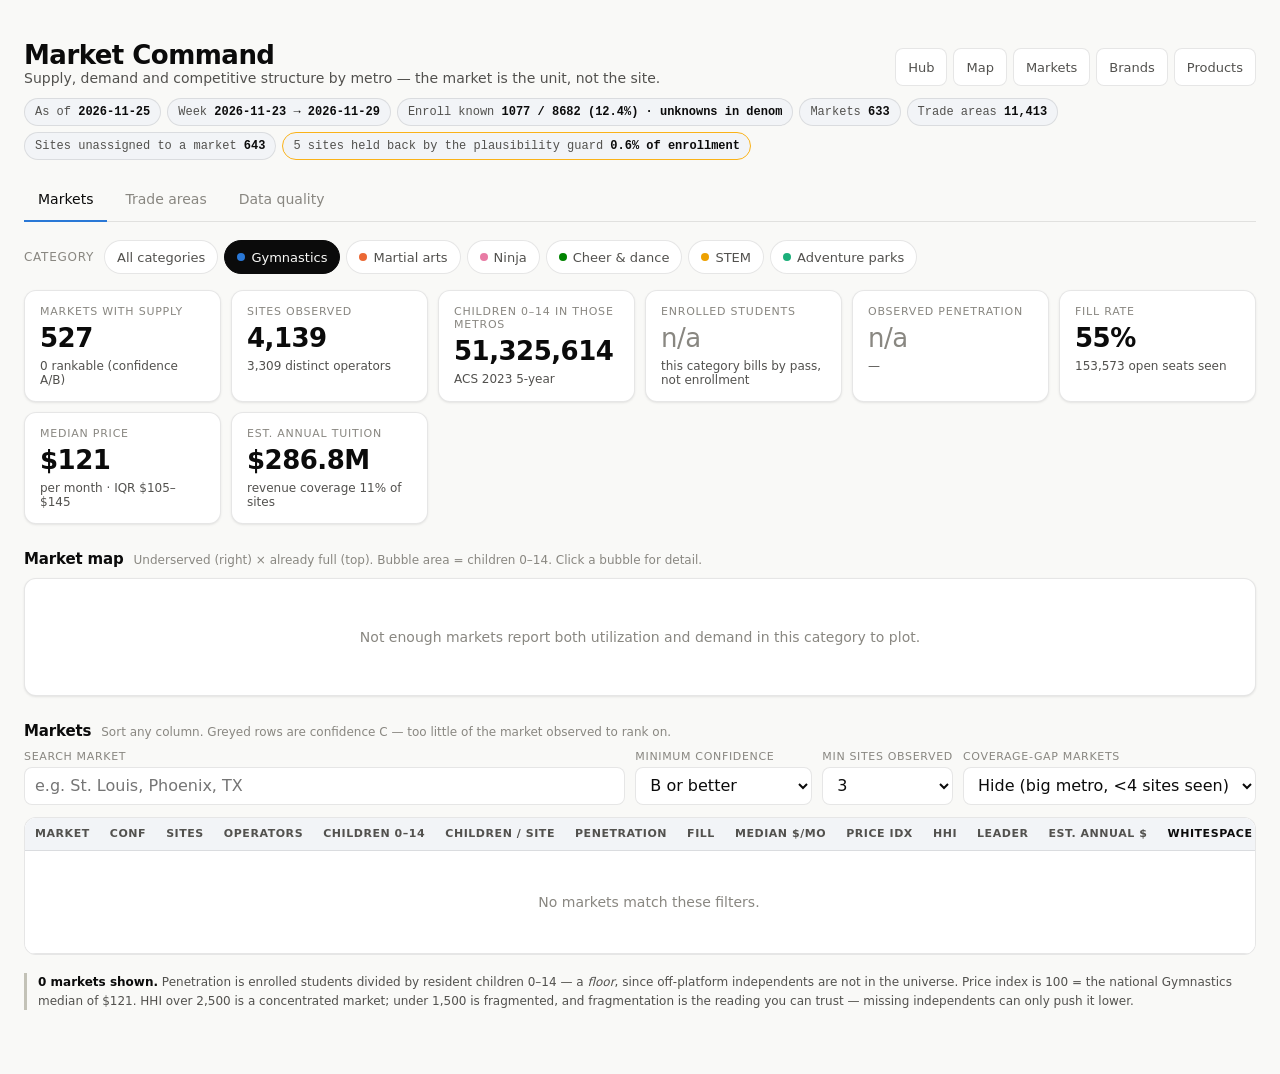
<file: marketintel/dashboard/markets.html>
<!DOCTYPE html>
<html lang="en">
<head>
<meta charset="UTF-8" />
<meta name="robots" content="noindex, nofollow" />
<meta name="theme-color" content="#f9f9f7" media="(prefers-color-scheme: light)" />
<meta name="theme-color" content="#0b1220" media="(prefers-color-scheme: dark)" />
<meta name="viewport" content="width=device-width, initial-scale=1" />
<title>Market Intel — Market Command</title>
<link rel="stylesheet" href="assets/tokens.css" />
<link rel="stylesheet" href="assets/markets.css" />
</head>
<body>
<div class="wrap">

  <header class="mk-head">
    <div>
      <h1>Market Command</h1>
      <p class="sub">Supply, demand and competitive structure by metro — the market is the unit, not the site.</p>
    </div>
    <nav class="mk-nav">
      <a href="index.html">Hub</a>
      <a href="map.html">Map</a>
      <a href="markets.html" aria-current="page">Markets</a>
      <a href="programs.html">Brands</a>
      <a href="products.html">Products</a>
    </nav>
  </header>

  <div class="chips" id="chips"></div>

  <div class="tabs" role="tablist">
    <button role="tab" id="tab-markets"  aria-selected="true"  aria-controls="p-markets">Markets</button>
    <button role="tab" id="tab-trade"    aria-selected="false" aria-controls="p-trade">Trade areas</button>
    <button role="tab" id="tab-quality"  aria-selected="false" aria-controls="p-quality">Data quality</button>
  </div>

  <!-- ================= MARKETS ================= -->
  <section id="p-markets" role="tabpanel" aria-labelledby="tab-markets">
    <div class="pills" id="catPills"><span class="lbl">Category</span></div>

    <div class="tiles" id="tiles"></div>

    <div class="sec">
      <h2>Market map</h2>
      <span class="hint">Underserved (right) × already full (top). Bubble area = children 0–14. Click a bubble for detail.</span>
    </div>
    <div class="card">
      <div class="plot" id="scatter"></div>
    </div>

    <div class="sec">
      <h2>Markets</h2>
      <span class="hint">Sort any column. Greyed rows are confidence C — too little of the market observed to rank on.</span>
    </div>
    <div class="filters">
      <div class="f grow"><label for="mSearch">Search market</label><input type="search" id="mSearch" placeholder="e.g. St. Louis, Phoenix, TX" /></div>
      <div class="f"><label for="mConf">Minimum confidence</label>
        <select id="mConf">
          <option value="B" selected>B or better</option>
          <option value="A">A only</option>
          <option value="C">Show everything</option>
        </select>
      </div>
      <div class="f"><label for="mMinSites">Min sites observed</label>
        <select id="mMinSites"><option>1</option><option selected>3</option><option>6</option><option>10</option></select>
      </div>
      <div class="f"><label for="mHideLow">Coverage-gap markets</label>
        <select id="mHideLow">
          <option value="hide" selected>Hide (big metro, &lt;4 sites seen)</option>
          <option value="show">Show</option>
        </select>
      </div>
    </div>
    <div class="tbl-wrap"><table class="mk" id="mTable"></table></div>
    <p class="note" id="mNote"></p>
  </section>

  <!-- ================= TRADE AREAS ================= -->
  <section id="p-trade" role="tabpanel" aria-labelledby="tab-trade" hidden>
    <div class="sec">
      <h2>Trade-area screen</h2>
      <span class="hint">One row per ZIP inside a metro we have supply in. Built for the "where does the next unit go" question.</span>
    </div>
    <div class="filters">
      <div class="f grow"><label for="tMetro">Metro</label><select id="tMetro"></select></div>
      <div class="f"><label for="tKids">Min children 0–14</label>
        <select id="tKids"><option>500</option><option selected>3000</option><option>6000</option><option>10000</option></select>
      </div>
      <div class="f"><label for="tMax10">Max competitors within 10 mi</label>
        <select id="tMax10"><option value="99" selected>Any</option><option value="0">0</option><option value="2">2</option><option value="5">5</option><option value="10">10</option></select>
      </div>
      <div class="f"><label for="tInc">Min median household income</label>
        <select id="tInc"><option value="0" selected>Any</option><option value="75000">$75k</option><option value="100000">$100k</option><option value="125000">$125k</option></select>
      </div>
      <div class="f"><label for="tSearch">ZIP</label><input type="search" id="tSearch" placeholder="Filter by ZIP" /></div>
    </div>
    <div class="tbl-wrap"><table class="mk" id="tTable"></table></div>
    <p class="note">
      <strong>Straight-line distance, not drive time.</strong> Rings ignore rivers, highways and
      downtown grids, so a ZIP can look served by a site that is 20 minutes away. Fine for
      ranking a thousand candidates; replace with isochrones before anyone signs a lease.
      Demand figures are ACS 5-year estimates and carry sampling error at ZIP level.
    </p>
  </section>

  <!-- ================= DATA QUALITY ================= -->
  <section id="p-quality" role="tabpanel" aria-labelledby="tab-quality" hidden>
    <div class="sec"><h2>What the numbers are standing on</h2></div>
    <div class="tiles" id="qTiles"></div>

    <div class="sec"><h2>Rows excluded by the plausibility guard</h2>
      <span class="hint">Flagged, never deleted. Each would otherwise distort a headline figure.</span></div>
    <div class="tbl-wrap"><table class="mk" id="qTable"></table></div>

    <div class="sec"><h2>Enrollment coverage by category</h2></div>
    <div class="card" id="qCov"></div>

    <p class="note">
      <strong>The universe is platform-visible supply, not the market.</strong> A site is here
      because its operator publishes class availability through Unleashed, iClassPro, Jackrabbit,
      Pike13 or My Gym. An independent on paper scheduling is invisible. So every share figure is
      an upper bound, every penetration figure is a lower bound, and a metro showing very few
      sites is more likely a hole in the data than a hole in the market — which is why those rows
      are separated out rather than ranked as opportunity. Definitions: <code>METRICS.md</code>.
    </p>
  </section>

</div>

<div class="scrim" id="scrim" hidden></div>
<aside class="drawer" id="drawer" hidden aria-label="Market detail"></aside>

<script src="data/markets.js"></script>
<script src="assets/markets.js"></script>
</body>
</html>
</file>
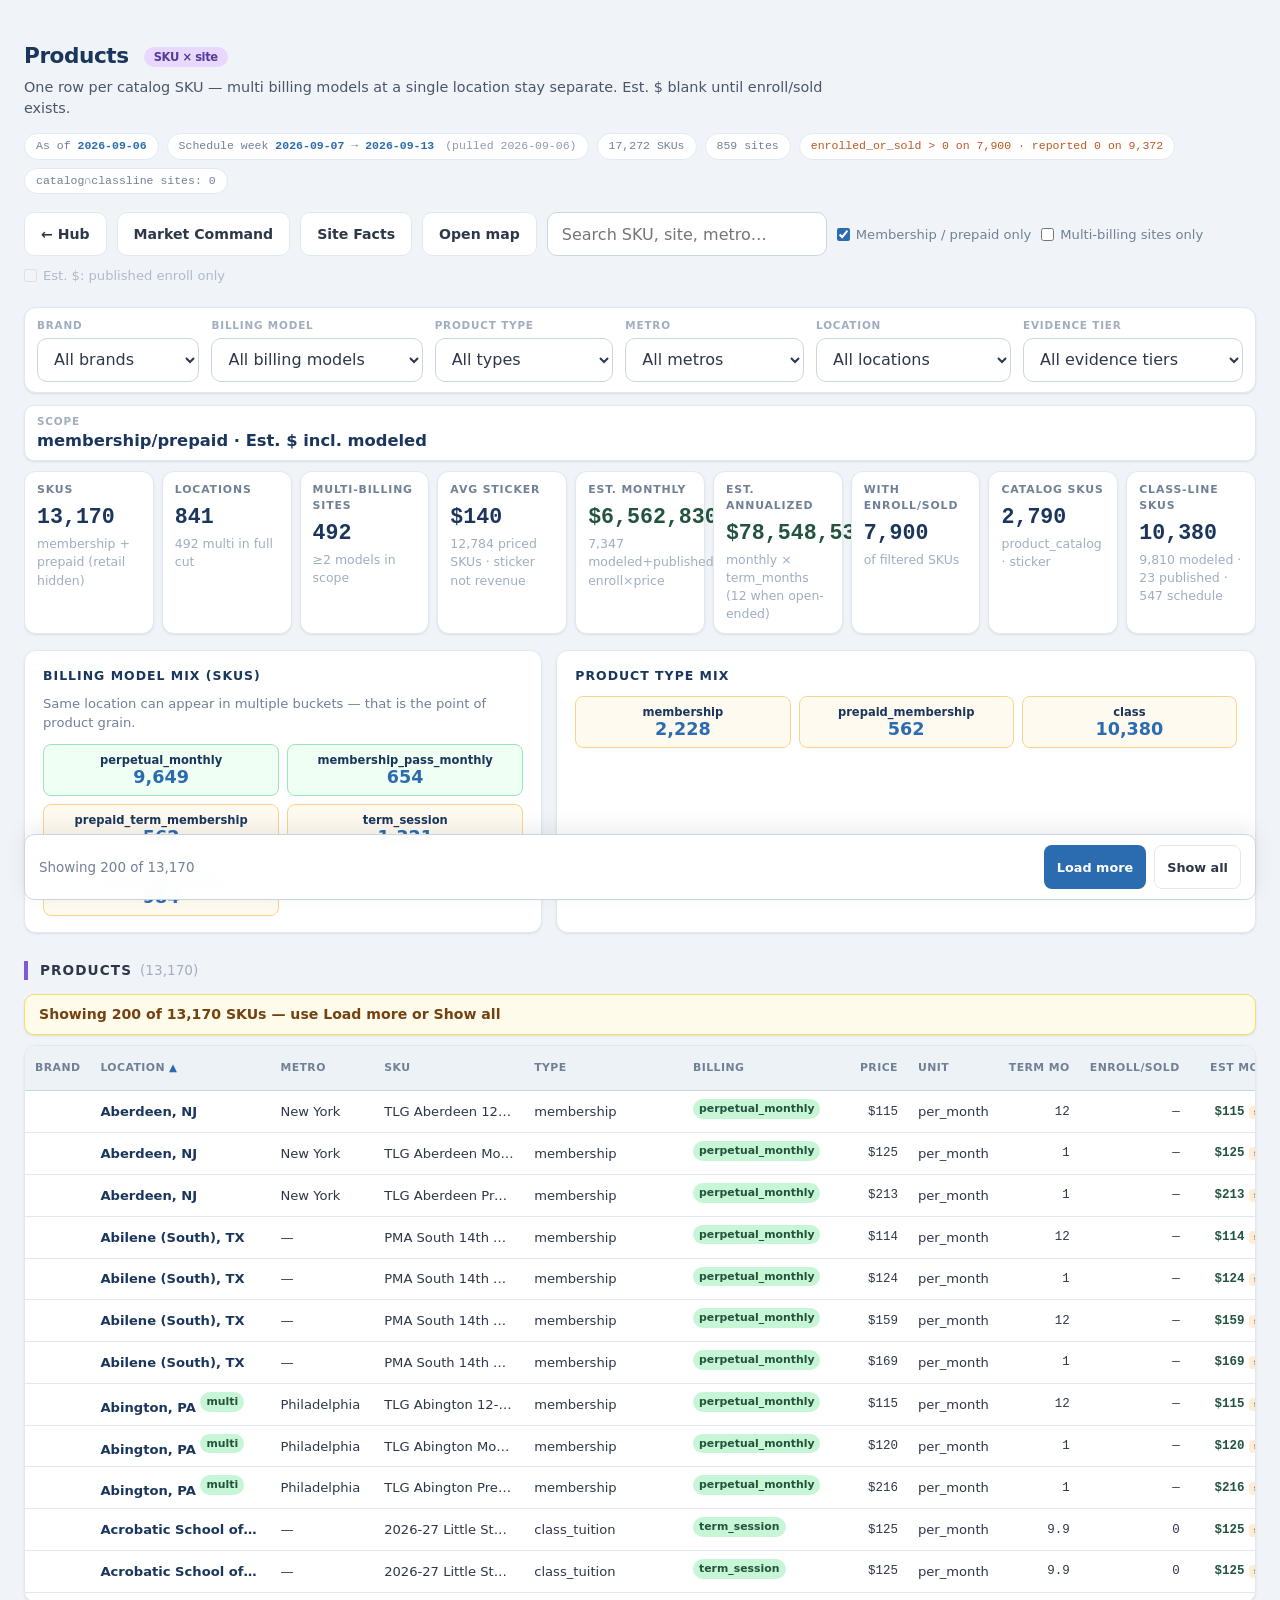
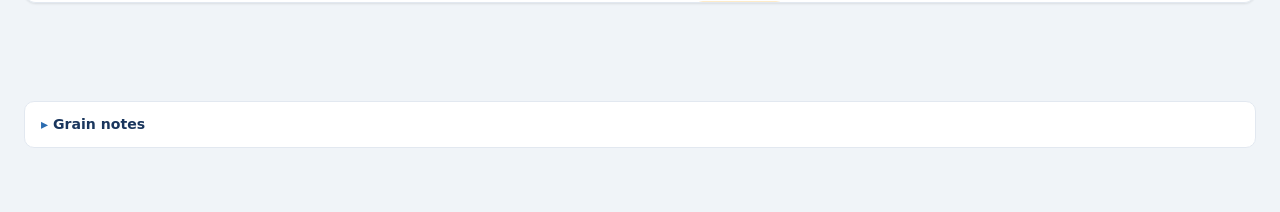
<file: marketintel/dashboard/products.html>
<!DOCTYPE html>
<html lang="en">
<head>
<meta charset="UTF-8" />
<meta name="robots" content="noindex, nofollow" />
<meta name="theme-color" content="#f9f9f7" media="(prefers-color-scheme: light)" />
<meta name="theme-color" content="#0b1220" media="(prefers-color-scheme: dark)" />
<meta name="viewport" content="width=device-width, initial-scale=1" />
<title>Market Intel — Products (SKU grain)</title>
<link rel="stylesheet" href="assets/tokens.css" />
<link rel="stylesheet" href="assets/hub.css" />
<link rel="stylesheet" href="assets/programs.css" />
<link rel="stylesheet" href="assets/products.css" />
</head>
<body class="programs-page products-page">
  <div class="container programs-wrap">
    <header class="hub-head">
      <h1>Products <span class="grain-pill">SKU × site</span></h1>
      <p class="sub">One row per catalog SKU — multi billing models at a single location stay separate. Est. $ blank until enroll/sold exists.</p>
      <div class="meta-row">
        <span class="chip" id="asOfChip">As of —</span>
        <span class="chip" id="weekChip">Pull week —</span>
        <span class="chip" id="skuCountChip">— SKUs</span>
        <span class="chip" id="siteCountChip">— sites</span>
        <span class="chip warn-soft" id="enrollChip">enrolled_or_sold: —</span>
        <span class="chip" id="overlapChip">catalog∩classline: —</span>
      </div>
    </header>

    <div class="toolbar programs-toolbar">
      <a class="btn btn-ghost" href="index.html">← Hub</a>
      <a class="btn btn-ghost" href="markets.html">Market Command</a>
      <a class="btn btn-ghost" href="programs.html">Site Facts</a>
      <a class="btn btn-ghost" href="map.html">Open map</a>
      <input class="search" id="prodSearch" type="search" placeholder="Search SKU, site, metro…" autocomplete="off" />
      <label class="toggle-inline" title="Hide merch (3) and cafe (4)">
        <input type="checkbox" id="hideRetail" checked /> Membership / prepaid only
      </label>
      <label class="toggle-inline" title="Sites with ≥2 billing models">
        <input type="checkbox" id="multiOnly" /> Multi-billing sites only
      </label>
      <label class="toggle-inline" title="Est. monthly/annual KPIs only count class_line_published enroll — modeled seats stay in the table">
        <input type="checkbox" id="publishedOnlyEst" checked /> Est. $: published enroll only
      </label>
    </div>

    <div class="filter-stack" id="filterStack" aria-label="Product filters">
      <div class="filter-field">
        <label for="brandFilter">Brand</label>
        <select id="brandFilter" class="filter-select"><option value="">All brands</option></select>
      </div>
      <div class="filter-field">
        <label for="billingFilter">Billing model</label>
        <select id="billingFilter" class="filter-select"><option value="">All billing models</option></select>
      </div>
      <div class="filter-field">
        <label for="typeFilter">Product type</label>
        <select id="typeFilter" class="filter-select"><option value="">All types</option></select>
      </div>
      <div class="filter-field">
        <label for="metroFilter">Metro</label>
        <select id="metroFilter" class="filter-select"><option value="">All metros</option></select>
      </div>
      <div class="filter-field filter-field-wide">
        <label for="siteFilter">Location</label>
        <select id="siteFilter" class="filter-select"><option value="">All locations</option></select>
      </div>
      <div class="filter-field filter-field-wide">
        <label for="evidenceFilter">Evidence tier</label>
        <select id="evidenceFilter" class="filter-select"><option value="">All evidence tiers</option></select>
      </div>
    </div>

    <div class="selection-bar" id="selectionBar">
      <div class="sel-label">
        <span class="sel-kicker">Scope</span>
        <strong id="scopeName">All catalog SKUs</strong>
        <div class="filter-chips" id="filterChips" hidden></div>
      </div>
      <button type="button" class="btn btn-ghost btn-sm" id="clearFilters" hidden>Clear filters</button>
    </div>

    <section class="kpis" id="kpiStrip" aria-label="Product KPIs">
      <div class="kpi"><div class="label">SKUs</div><div class="value" id="kSkus">—</div><div class="sub" id="kSkusSub"></div></div>
      <div class="kpi"><div class="label">Locations</div><div class="value" id="kSites">—</div><div class="sub" id="kSitesSub"></div></div>
      <div class="kpi"><div class="label">Multi-billing sites</div><div class="value" id="kMulti">—</div><div class="sub">≥2 models in scope</div></div>
      <div class="kpi"><div class="label">Avg sticker</div><div class="value" id="kAvgPrice">—</div><div class="sub" id="kAvgPriceSub">catalog price · not revenue</div></div>
      <div class="kpi rev"><div class="label">Est. monthly</div><div class="value" id="kMonthly">—</div><div class="sub" id="kMonthlySub">published enroll + rollable (toggle)</div></div>
      <div class="kpi rev"><div class="label">Est. annualized</div><div class="value" id="kAnnual">—</div><div class="sub" id="kAnnualSub">monthly × term_months (12 when open-ended)</div></div>
      <div class="kpi"><div class="label">With enroll/sold</div><div class="value" id="kEnroll">—</div><div class="sub">of filtered SKUs</div></div>
      <div class="kpi"><div class="label">Catalog SKUs</div><div class="value" id="kCatalog">—</div><div class="sub">product_catalog · sticker</div></div>
      <div class="kpi"><div class="label">Class-line SKUs</div><div class="value" id="kClassline">—</div><div class="sub" id="kClasslineSub">modeled / published / schedule</div></div>
    </section>

    <div class="panels-row">
      <section class="panel-card" id="billingPanel">
        <h3 class="panel-title">Billing model mix (SKUs)</h3>
        <p class="panel-lead">Same location can appear in multiple buckets — that is the point of product grain.</p>
        <div class="billing-grid" id="billingGrid"></div>
      </section>
      <section class="panel-card" id="typePanel">
        <h3 class="panel-title">Product type mix</h3>
        <div class="billing-grid" id="typeGrid"></div>
      </section>
    </div>

    <h3 class="section brands">Products <span class="section-count" id="tableCount"></span></h3>
    <div class="table-truncation-banner is-truncated" id="tableTruncationBanner" hidden role="status">
      <span id="tableTruncationText">Showing 0 of 0 SKUs — use Load more or Show all</span>
    </div>
    <div class="table-wrap">
      <table class="facts-table sites-table" id="factsTable">
        <thead>
          <tr>
            <th scope="col"><button type="button" class="sort-btn" data-sort="brand" aria-sort="none">Brand</button></th>
            <th scope="col"><button type="button" class="sort-btn" data-sort="site" aria-sort="ascending">Location</button></th>
            <th scope="col"><button type="button" class="sort-btn" data-sort="metro" aria-sort="none">Metro</button></th>
            <th scope="col"><button type="button" class="sort-btn" data-sort="sku" aria-sort="none">SKU</button></th>
            <th scope="col"><button type="button" class="sort-btn" data-sort="type" aria-sort="none">Type</button></th>
            <th scope="col"><button type="button" class="sort-btn" data-sort="billing" aria-sort="none">Billing</button></th>
            <th scope="col" class="num"><button type="button" class="sort-btn" data-sort="price" aria-sort="none">Price</button></th>
            <th scope="col"><button type="button" class="sort-btn" data-sort="unit" aria-sort="none">Unit</button></th>
            <th scope="col" class="num"><button type="button" class="sort-btn" data-sort="term" aria-sort="none">Term mo</button></th>
            <th scope="col" class="num"><button type="button" class="sort-btn" data-sort="enroll" aria-sort="none">Enroll/sold</button></th>
            <th scope="col" class="num"><button type="button" class="sort-btn" data-sort="est" aria-sort="none">Est monthly</button></th>
            <th scope="col"><button type="button" class="sort-btn" data-sort="evidence" aria-sort="none">Evidence</button></th>
          </tr>
        </thead>
        <tbody id="factsBody"></tbody>
      </table>
    </div>
    <div class="table-footer" id="tableFooter" hidden>
      <span id="tableShowing">Showing 0 of 0</span>
      <div class="table-footer-actions">
        <button type="button" class="btn btn-primary btn-sm" id="loadMoreBtn" hidden>Load more</button>
        <button type="button" class="btn btn-ghost btn-sm" id="showAllBtn" hidden>Show all</button>
      </div>
    </div>

    <details class="notes-fold">
      <summary>Grain notes</summary>
      <div class="note">
        <ul>
          <li><strong>Grain:</strong> Unleashed <code>parkProductId</code> × live park. Site Facts page remains one-row-per-site.</li>
          <li><strong>Multi-billing:</strong> see KPI / meta (<span id="multiNoteCount">—</span> sites in this cut) — filter “Multi-billing sites only” to inspect them.</li>
          <li><strong>Est. monthly/annual:</strong> only when <code>revenue_rollable</code> + enrollment &gt; 0. The <strong>Est. $: published enroll only</strong> toggle auto-disables when this cut has no published rollable enroll (v2: all 23 <code>class_line_published</code> are per-lesson / non-rollable). KPIs then run on <code>class_line_modeled</code>. Annual uses <code>term_months</code> when set (cap 12), else ×12. Catalog + non-USD stay out of Est. $.</li>
          <li><strong>Merch/cafe:</strong> product_type_id 3/4 → <code>one_off_package</code>. Default toggle hides them from membership views.</li>
          <li><strong>evidence_tier:</strong> <code>product_catalog</code> (Unleashed) · <code>class_line_modeled</code> · <code>class_line_published</code> · <code>class_line_schedule_only</code>. Filter/KPI split keeps them separable — 0 site_id overlap with Unleashed.</li>
          <li><strong>Do not</strong> attribute class calendar seats to Unleashed membership SKUs.</li>
        </ul>
      </div>
    </details>
  </div>
  <script src="assets/viz.js"></script>
  <script src="data/products.js"></script>
  <script src="assets/products.js"></script>
</body>
</html>
</file>
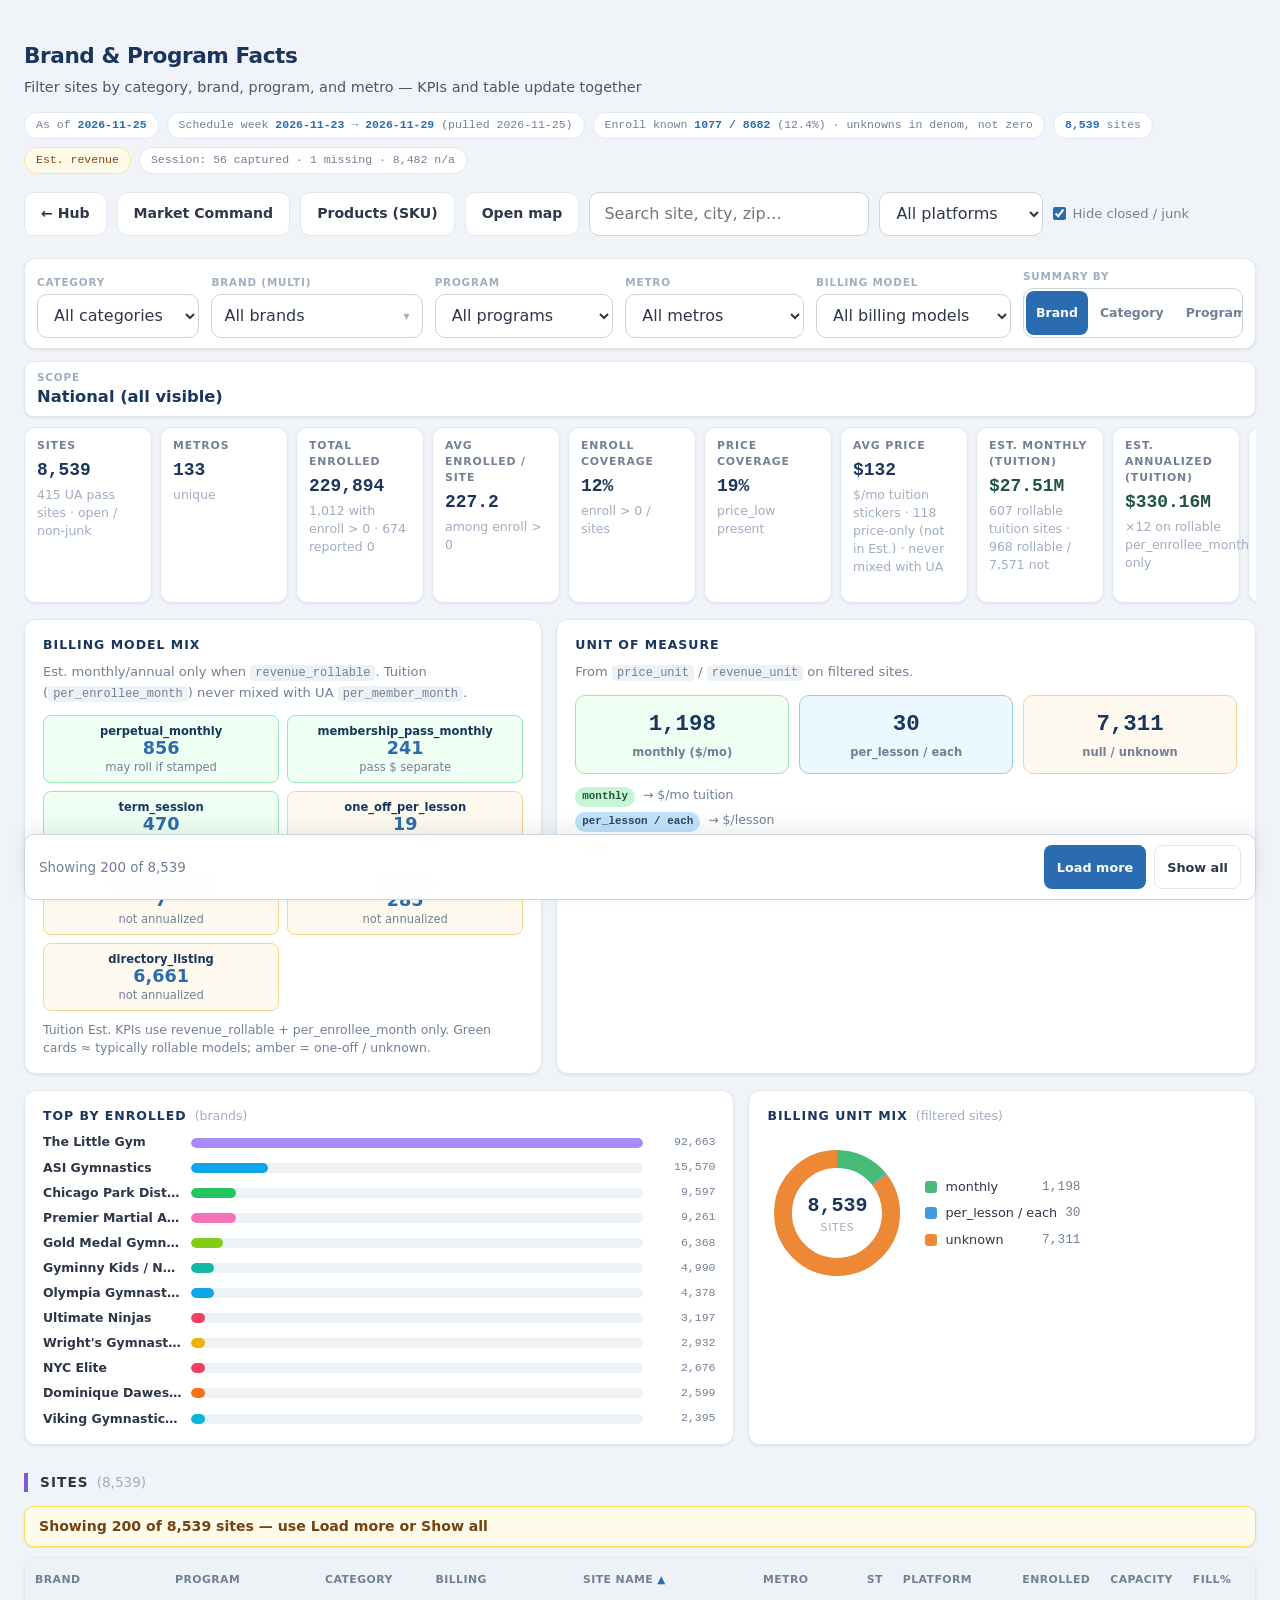
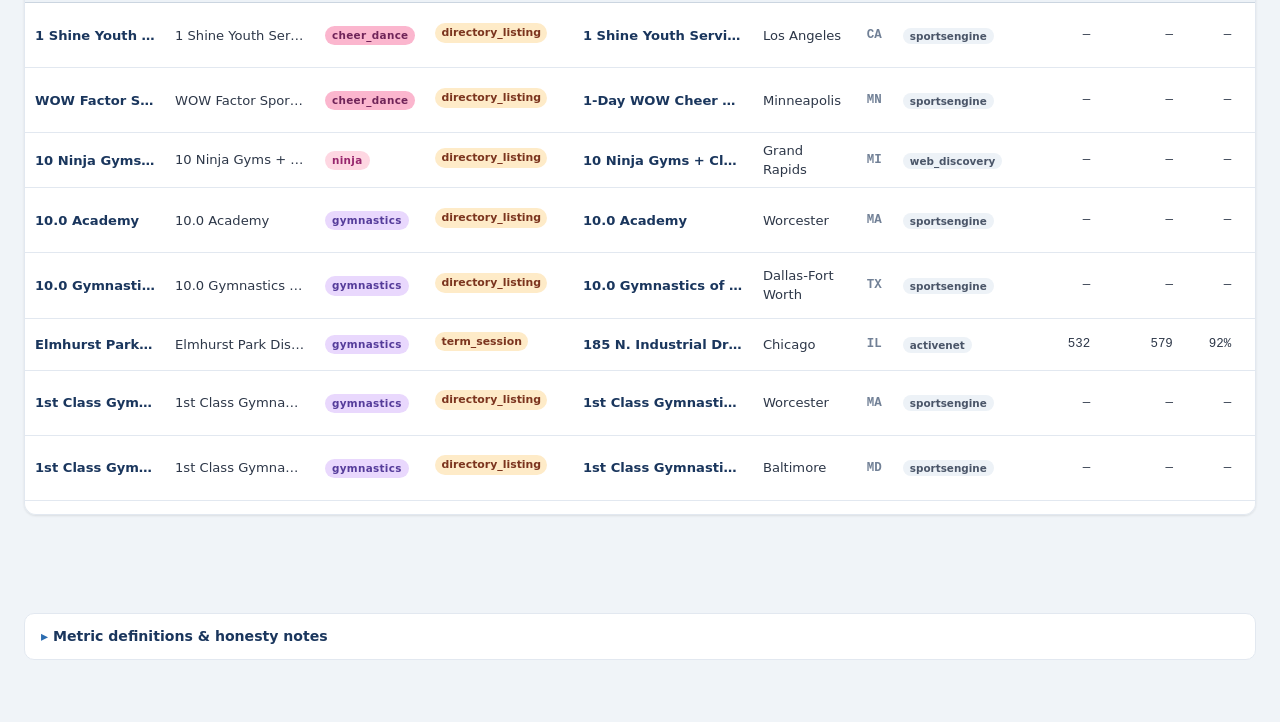
<file: marketintel/dashboard/programs.html>
<!DOCTYPE html>
<html lang="en">
<head>
<meta charset="UTF-8" />
<meta name="robots" content="noindex, nofollow" />
<meta name="theme-color" content="#f9f9f7" media="(prefers-color-scheme: light)" />
<meta name="theme-color" content="#0b1220" media="(prefers-color-scheme: dark)" />
<meta name="viewport" content="width=device-width, initial-scale=1" />
<title>Market Intel — Brand &amp; Program Facts</title>
<link rel="stylesheet" href="assets/tokens.css" />
<link rel="stylesheet" href="assets/hub.css" />
<link rel="stylesheet" href="assets/programs.css" />
</head>
<body class="programs-page">
  <div class="container programs-wrap">
    <header class="hub-head">
      <h1>Brand &amp; Program Facts</h1>
      <p class="sub">Filter sites by category, brand, program, and metro — KPIs and table update together</p>
      <div class="meta-row">
        <span class="chip" id="asOfChip">As of —</span>
        <span class="chip" id="weekChip">Pull week —</span>
    <span id="coverageChip" class="chip" hidden></span>
        <span class="chip" id="entityCountChip">— sites</span>
        <span class="chip est" title="Tuition estimates exclude Urban Air pass pricing">Est. revenue</span>
        <span class="chip" id="sessionChip" title="Session date coverage">Session: —</span>
      </div>
    </header>

    <div class="toolbar programs-toolbar">
      <a class="btn btn-ghost" href="index.html">← Hub</a>
      <a class="btn btn-ghost" href="markets.html">Market Command</a>
      <a class="btn btn-ghost" href="products.html">Products (SKU)</a>
      <a class="btn btn-ghost" href="map.html">Open map</a>
      <input class="search" id="progSearch" type="search" placeholder="Search site, city, zip…" autocomplete="off" />
      <select id="platformFilter" class="platform-select" aria-label="Filter by platform">
        <option value="">All platforms</option>
      </select>
      <label class="toggle-inline" title="Same default as hub/map">
        <input type="checkbox" id="hideClosed" checked /> Hide closed / junk
      </label>
    </div>

    <!-- Cascading filter stack -->
    <div class="filter-stack" id="filterStack" aria-label="Site filters">
      <div class="filter-field">
        <label for="categoryFilter">Category</label>
        <select id="categoryFilter" class="filter-select" aria-label="Filter by category">
          <option value="">All categories</option>
          <option value="gymnastics">gymnastics</option>
          <option value="ninja">ninja</option>
          <option value="martial_arts">martial_arts</option>
          <option value="cheer_dance">cheer_dance</option>
          <option value="adventure_park">adventure_park</option>
          <option value="stem_makers">stem_makers</option>
          <option value="other">other</option>
        </select>
      </div>
      <div class="filter-field filter-field-wide">
        <label for="brandMsTrigger">Brand (multi)</label>
        <div class="ms-wrap" id="brandMsWrap">
          <button type="button" class="ms-trigger" id="brandMsTrigger" aria-haspopup="listbox" aria-expanded="false">
            <span id="brandMsLabel">All brands</span>
            <span class="ms-caret" aria-hidden="true">▾</span>
          </button>
          <div class="ms-panel" id="brandMsPanel" hidden>
            <input type="search" class="ms-search" id="brandMsSearch" placeholder="Search brands…" autocomplete="off" />
            <div class="ms-list" id="brandMsList" role="listbox" aria-multiselectable="true"></div>
            <div class="ms-actions">
              <button type="button" class="btn btn-ghost btn-xs" id="brandMsClear">Clear</button>
              <button type="button" class="btn btn-ghost btn-xs" id="brandMsDone">Done</button>
            </div>
          </div>
        </div>
      </div>
      <div class="filter-field">
        <label for="programFilter">Program</label>
        <select id="programFilter" class="filter-select" aria-label="Filter by program">
          <option value="">All programs</option>
        </select>
      </div>
      <div class="filter-field">
        <label for="metroFilter">Metro</label>
        <select id="metroFilter" class="filter-select" aria-label="Filter by metro">
          <option value="">All metros</option>
        </select>
      </div>
      <div class="filter-field filter-field-wide">
        <label for="billingFilter">Billing model</label>
        <select id="billingFilter" class="filter-select" aria-label="Filter by billing model">
          <option value="">All billing models</option>
        </select>
      </div>
      <div class="filter-field filter-summary-by">
        <label>Summary by</label>
        <div class="mode-toggle" role="group" aria-label="Chart grouping">
          <button type="button" class="mode-btn active" id="summaryBrand" data-summary="brand" aria-pressed="true">Brand</button>
          <button type="button" class="mode-btn" id="summaryCategory" data-summary="category" aria-pressed="false">Category</button>
          <button type="button" class="mode-btn" id="summaryProgram" data-summary="program" aria-pressed="false">Program</button>
        </div>
      </div>
    </div>

    <!-- Scope / active filter chips -->
    <div class="selection-bar" id="selectionBar">
      <div class="sel-label">
        <span class="sel-kicker">Scope</span>
        <strong id="scopeName">National (all visible)</strong>
        <div class="filter-chips" id="filterChips" hidden></div>
      </div>
      <button type="button" class="btn btn-ghost btn-sm" id="clearFilters" hidden>Clear filters</button>
    </div>

    <section class="kpis" id="kpiStrip" aria-label="KPIs for filtered sites">
      <div class="kpi"><div class="label">Sites</div><div class="value" id="kSites">—</div><div class="sub" id="kSitesSub"></div></div>
      <div class="kpi"><div class="label">Metros</div><div class="value" id="kMetros">—</div><div class="sub">unique</div></div>
      <div class="kpi"><div class="label">Total enrolled</div><div class="value" id="kEnrolled">—</div><div class="sub" id="kEnrollSub"></div></div>
      <div class="kpi"><div class="label">Avg enrolled / site</div><div class="value" id="kAvgEnroll">—</div><div class="sub">among enroll &gt; 0</div></div>
      <div class="kpi"><div class="label">Enroll coverage</div><div class="value" id="kEnrollCov">—</div><div class="sub">enroll &gt; 0 / sites</div></div>
      <div class="kpi"><div class="label">Price coverage</div><div class="value" id="kPriceCov">—</div><div class="sub">price_low present</div></div>
      <div class="kpi"><div class="label">Avg price</div><div class="value" id="kAvgPrice">—</div><div class="sub" id="kAvgPriceUnit">excl. Urban Air</div></div>
      <div class="kpi rev"><div class="label">Est. monthly (tuition)</div><div class="value" id="kMonthly">—</div><div class="sub" id="kMonthlySub">revenue_rollable · per_enrollee_month only</div></div>
      <div class="kpi rev"><div class="label">Est. annualized (tuition)</div><div class="value" id="kAnnual">—</div><div class="sub" id="kAnnualSub">×12 rollable tuition only — never UA passes</div></div>
      <div class="kpi"><div class="label">Pass / member $</div><div class="value" id="kPassMonthly">—</div><div class="sub" id="kPassSub">avg pass sticker when no enroll; revenue when enroll lands</div></div>
    </section>

    <div class="panels-row">
      <section class="panel-card" id="billingPanel" aria-label="Billing model mix">
        <h3 class="panel-title">Billing model mix</h3>
        <p class="panel-lead">Est. monthly/annual only when <code>revenue_rollable</code>. Tuition (<code>per_enrollee_month</code>) never mixed with UA <code>per_member_month</code>.</p>
        <div class="billing-grid" id="billingGrid"></div>
        <div class="billing-legend" id="billingLegend"></div>
      </section>
      <section class="panel-card" id="unitPanel" aria-label="Unit of measure">
        <h3 class="panel-title">Unit of measure</h3>
        <p class="panel-lead" id="unitLead">From <code>price_unit</code> / <code>revenue_unit</code> on filtered sites.</p>
        <div class="unit-grid" id="unitGrid"></div>
        <ul class="unit-legend">
          <li><span class="ubadge monthly">monthly</span> → $/mo tuition</li>
          <li><span class="ubadge lesson">per_lesson / each</span> → $/lesson</li>
          <li><span class="ubadge unknown">null</span> → unit unknown — do not annualize blindly</li>
        </ul>
      </section>

      <section class="panel-card session-gap session-panel-collapsed" id="sessionPanel" hidden aria-label="Session date coverage">
        <h3 class="panel-title">
          Session coverage
          <span class="gap-pill">COVERAGE GAP</span>
        </h3>
        <div class="session-strip" id="sessionStrip">
          <div class="sess-block pull">
            <div class="sess-label">Intel pull week</div>
            <div class="sess-value" id="pullWeekRange">—</div>
            <div class="sess-hint">NOT session dates — observation / scrape window only</div>
          </div>
          <div class="sess-block missing" id="sessStartBlock">
            <div class="sess-label">Session start dates</div>
            <div class="sess-value">
              <span class="cap ok">CAPTURED <strong id="sessStartCap">0</strong></span>
              / <span class="cap miss">MISSING <strong id="sessStartMiss">—</strong></span>
              / <span class="cap na">N/A <strong id="sessStartNA">—</strong></span>
            </div>
            <div class="sess-hint">From <code>session_dates_status</code>; JR windows may be <strong>inferred</strong></div>
          </div>
          <div class="sess-block missing" id="sessEndBlock">
            <div class="sess-label">Session end dates</div>
            <div class="sess-value">
              <span class="cap ok">CAPTURED <strong id="sessEndCap">0</strong></span>
              / <span class="cap miss">MISSING <strong id="sessEndMiss">—</strong></span>
              / <span class="cap na">N/A <strong id="sessEndNA">—</strong></span>
            </div>
            <div class="sess-hint">Pike13 course packages still mostly missing real windows</div>
          </div>
        </div>
        <div class="session-warn" id="sessionWarn" role="status">
          <strong>Warning:</strong> Pull week (<span id="pullWeekInline">—</span>) is the intel scrape window — <em>not</em> when classes run.
          <code>session_start</code>/<code>session_end</code> exist for some Jackrabbit term sessions (often inferred from labels, not published calendars).
          Ongoing tuition + Urban Air pass sites are typically <code>not_applicable</code>. Ask Intel Snatcher for fuller published session calendars (esp. Pike13).
        </div>
      </section>
    </div>

    <div class="charts-row">
      <section class="panel-card chart-card">
        <h3 class="panel-title">Top by enrolled <span class="section-count" id="chartModeLabel">(brands)</span></h3>
        <div class="bar-chart" id="enrollBars" role="img" aria-label="Bar chart of top groups by enrollment"></div>
      </section>
      <section class="panel-card chart-card">
        <h3 class="panel-title">Billing unit mix <span class="section-count">(filtered sites)</span></h3>
        <div class="unit-mix" id="unitMixChart"></div>
      </section>
    </div>

    <!-- Site detail drawer -->
    <aside class="detail-panel" id="detailPanel" hidden aria-live="polite">
      <div class="detail-hd">
        <div>
          <div class="detail-kicker" id="detailKicker">Site</div>
          <h2 id="detailName">—</h2>
          <div class="detail-meta" id="detailMeta"></div>
        </div>
        <div class="detail-actions">
          <a class="btn btn-primary btn-sm" id="detailMapLink" href="map.html">Open on map</a>
          <button type="button" class="btn btn-ghost btn-sm" id="detailClose" aria-label="Close detail">Close</button>
        </div>
      </div>
      <div class="detail-body" id="detailBody"></div>
    </aside>

    <h3 class="section brands" id="tableSectionTitle">Sites <span class="section-count" id="tableCount"></span></h3>
    <div class="table-truncation-banner is-truncated" id="tableTruncationBanner" hidden role="status">
      <span id="tableTruncationText">Showing 0 of 0 sites — use Load more or Show all</span>
    </div>
    <div class="table-wrap">
      <table class="facts-table sites-table" id="factsTable">
        <thead>
          <tr>
            <th scope="col"><button type="button" class="sort-btn" data-sort="brand" aria-sort="none">Brand</button></th>
            <th scope="col"><button type="button" class="sort-btn" data-sort="program" aria-sort="none">Program</button></th>
            <th scope="col"><button type="button" class="sort-btn" data-sort="category" aria-sort="none">Category</button></th>
            <th scope="col"><button type="button" class="sort-btn" data-sort="billing" aria-sort="none">Billing</button></th>
            <th scope="col"><button type="button" class="sort-btn" data-sort="name" aria-sort="ascending">Site name</button></th>
            <th scope="col"><button type="button" class="sort-btn" data-sort="metro" aria-sort="none">Metro</button></th>
            <th scope="col"><button type="button" class="sort-btn" data-sort="state" aria-sort="none">ST</button></th>
            <th scope="col"><button type="button" class="sort-btn" data-sort="platform" aria-sort="none">Platform</button></th>
            <th scope="col" class="num"><button type="button" class="sort-btn" data-sort="enrolled" aria-sort="none">Enrolled</button></th>
            <th scope="col" class="num"><button type="button" class="sort-btn" data-sort="capacity" aria-sort="none">Capacity</button></th>
            <th scope="col" class="num"><button type="button" class="sort-btn" data-sort="fillPct" aria-sort="none">Fill%</button></th>
            <th scope="col" class="num"><button type="button" class="sort-btn" data-sort="price" aria-sort="none">Price</button></th>
            <th scope="col"><button type="button" class="sort-btn" data-sort="unit" aria-sort="none">Unit</button></th>
            <th scope="col"><button type="button" class="sort-btn" data-sort="session" aria-sort="none">Session dates</button></th>
            <th scope="col" class="num"><button type="button" class="sort-btn" data-sort="estMonthly" aria-sort="none">Est monthly</button></th>
            <th scope="col">Map</th>
          </tr>
        </thead>
        <tbody id="factsBody"></tbody>
      </table>
    </div>
    <div class="table-footer" id="tableFooter" hidden>
      <span id="tableShowing">Showing 0 of 0</span>
      <div class="table-footer-actions">
        <button type="button" class="btn btn-primary btn-sm" id="loadMoreBtn" hidden>Load more</button>
        <button type="button" class="btn btn-ghost btn-sm" id="showAllBtn" hidden>Show all</button>
      </div>
    </div>

    <details class="notes-fold">
      <summary>Metric definitions &amp; honesty notes</summary>
      <div class="note">
        <ul>
          <li><strong>Category:</strong> from <code>site.category</code> when present; else derived from brand/program/name/session keywords (ninja → martial → cheer/dance → adventure_park → stem_makers → gymnastics → other).</li>
          <li><strong>Sites for enroll %:</strong> sites where <code>enrolled != null</code> (includes explicit 0).</li>
          <li><strong>Avg enrollment:</strong> sum(enrolled) / sites_with_enroll.</li>
          <li><strong>Avg price:</strong> mean(<code>price_low</code>) among sites with price; <strong>Urban Air excluded</strong> from revenue/avg-price paths (jump-pass).</li>
          <li><strong>Price-only (e.g. My Gym):</strong> <code>evidence_tier=price_only</code>, enrolled null — shows tuition sticker / avg price, never Est. monthly/annual until enroll exists.</li>
          <li><strong>Billing model:</strong> from Intel <code>billing_model</code> (perpetual_monthly, membership_pass_monthly, term_session, one_off_*, unknown).</li>
          <li><strong>Est monthly/annual:</strong> only when <code>revenue_rollable</code> and <code>revenue_unit=per_enrollee_month</code> (tuition). UA passes stay in Pass/member $ — never ×12 into tuition KPIs. Prepaid / one-offs stay non-annualized.</li>
          <li><strong>Pull week</strong> is the intel scrape window, <em>not</em> session calendar dates.</li>
          <li><strong>Summary by</strong> only regroups the enrollment bar chart — the site table always lists individual filtered sites.</li>
          <li><strong>Program</strong> = <code>program_name || program || brand</code>.</li>
        </ul>
      </div>
    </details>
  </div>
  <script src="data/sites.js"></script>
  <script src="assets/viz.js"></script>
  <script src="assets/programs.js"></script>
</body>
</html>
</file>
<file: marketintel/dashboard/assets/tokens.css>
/* assets/tokens.css — the only place a raw hex lives. */
:root {
  color-scheme: light;

  --page:           #f9f9f7;
  --surface-1:      #ffffff;
  --surface-2:      #f2f4f7;
  --text-primary:   #0b0b0b;
  --text-secondary: #52514e;
  --text-muted:     #898781;
  --border:         rgba(11,11,11,0.10);
  --gridline:       #e1e0d9;
  --baseline:       #c3c2b7;

  --series-1: #2a78d6;
  --series-2: #eb6834;
  --series-3: #1baf7a;
  --series-4: #eda100;
  --series-5: #e87ba4;
  --series-6: #008300;
  --series-7: #4a3aa7;
  --series-8: #e34948;
  --series-other: #a8a6a0;

  --seq-100: #cde2fb; --seq-250: #86b6ef; --seq-400: #3987e5;
  --seq-550: #1c5cab; --seq-700: #0d366b;

  --good:     #0ca30c;
  --warning:  #fab219;
  --serious:  #ec835a;
  --critical: #d03b3b;

  --ev-strong: #1c5cab; --ev-medium: #3987e5; --ev-weak: #86b6ef; --ev-none: #c3c2b7;

  --radius: 12px;
  --shadow: 0 1px 3px rgba(0,0,0,.06), 0 1px 2px rgba(0,0,0,.04);
  --sans: system-ui, -apple-system, "Segoe UI", Roboto, sans-serif;
  --mono: ui-monospace, "SF Mono", Menlo, Consolas, monospace;

  /* legacy aliases used by existing CSS */
  --bg: var(--page);
  --card: var(--surface-1);
  --heading: var(--text-primary);
  --muted: var(--text-muted);
  --soft: var(--text-secondary);
  --accent: var(--series-1);
  --border2: var(--baseline);
}

@media (prefers-color-scheme: dark) {
  :root:where(:not([data-theme="light"])) {
    color-scheme: dark;
    --page: #0b1220; --surface-1: #121a2b; --surface-2: #162034;
    --text-primary: #ffffff; --text-secondary: #c3c2b7; --text-muted: #898781;
    --border: rgba(255,255,255,0.10); --gridline: #2c2c2a; --baseline: #383835;
    --series-1: #3987e5; --series-2: #d95926; --series-3: #199e70; --series-4: #c98500;
    --series-5: #d55181; --series-6: #008300; --series-7: #9085e9; --series-8: #e66767;
    --seq-100: #184f95; --seq-250: #256abf; --seq-400: #3987e5;
    --seq-550: #86b6ef; --seq-700: #cde2fb;
  }
}
:root[data-theme="dark"] {
  color-scheme: dark;
  --page: #0b1220; --surface-1: #121a2b; --surface-2: #162034;
  --text-primary: #ffffff; --text-secondary: #c3c2b7; --text-muted: #898781;
  --border: rgba(255,255,255,0.10); --gridline: #2c2c2a; --baseline: #383835;
  --series-1: #3987e5; --series-2: #d95926; --series-3: #199e70; --series-4: #c98500;
  --series-5: #d55181; --series-6: #008300; --series-7: #9085e9; --series-8: #e66767;
  --seq-100: #184f95; --seq-250: #256abf; --seq-400: #3987e5;
  --seq-550: #86b6ef; --seq-700: #cde2fb;
}

/* Never let a control be smaller than 16px: iOS zooms the viewport if it is. */
input, select, textarea, button { font-size: max(16px, 1rem); font-family: inherit; }

/* Real tap targets. 44px is the floor on document pages.
   Viewport-locked apps (.layout-app) opt out so chrome can stay compact. */
button, .btn, .sort-btn, a.btn, summary, .chip[role="button"] { min-height: 44px; }
.sort-btn { padding-block: 12px; }
body.layout-app button,
body.layout-app .btn,
body.layout-app .sort-btn,
body.layout-app a.btn,
body.layout-app summary {
  min-height: 0;
}
@media (max-width: 699px) {
  body.layout-app button,
  body.layout-app .btn,
  body.layout-app a.btn {
    min-height: 44px;
  }
}

html { -webkit-text-size-adjust: 100%; }
body {
  margin: 0;
  background: var(--page);
  color: var(--text-primary);
  font-family: var(--sans);
  padding:
    16px
    max(16px, env(safe-area-inset-right))
    max(24px, env(safe-area-inset-bottom))
    max(16px, env(safe-area-inset-left));
  overscroll-behavior-y: contain;
  overflow-x: hidden;
}
@media (min-width: 700px) {
  body { padding: 40px 24px 64px; }
}
/* Map command center owns the viewport — never add page padding. */
body.layout-app {
  padding: 0 !important;
  overflow: hidden;
  width: 100%;
  max-width: 100%;
  height: 100%;
}
body.layout-doc {
  padding: 0 !important;
}

@media (prefers-reduced-motion: reduce) {
  *, *::before, *::after {
    animation-duration: .01ms !important;
    transition-duration: .01ms !important;
  }
}

/* Category series helpers */
.cat-gymnastics, .series-gymnastics { color: var(--series-1); }
.cat-martial_arts, .series-martial_arts { color: var(--series-2); }
.cat-adventure, .cat-adventure_park, .series-adventure { color: var(--series-3); }
.cat-stem, .cat-stem_makers, .series-stem { color: var(--series-4); }
.cat-ninja, .series-ninja { color: var(--series-5); }
.cat-cheer_dance, .series-cheer_dance { color: var(--series-6); }
</file>
<file: marketintel/dashboard/assets/markets.css>
/* markets.css — Market Command view. Colors come from tokens.css only. */

.wrap { max-width: 1560px; margin: 0 auto; }

/* ---------- header ---------- */
.mk-head { display: flex; flex-wrap: wrap; align-items: flex-end; gap: 12px 18px; margin-bottom: 4px; }
.mk-head h1 { margin: 0; font-size: 26px; letter-spacing: -.02em; }
.mk-head .sub { margin: 0; color: var(--text-secondary); font-size: 14px; }
.mk-nav { margin-left: auto; display: flex; gap: 6px; flex-wrap: wrap; }
.mk-nav a {
  display: inline-flex; align-items: center; padding: 0 12px; min-height: 36px;
  border: 1px solid var(--border); border-radius: 8px; background: var(--surface-1);
  color: var(--text-secondary); text-decoration: none; font-size: 13px;
}
.mk-nav a:hover { color: var(--text-primary); border-color: var(--baseline); }

.chips { display: flex; flex-wrap: wrap; gap: 6px; margin: 12px 0 18px; }
.chip {
  font: 500 12px/1 var(--mono); padding: 7px 10px; border-radius: 999px;
  background: var(--surface-2); color: var(--text-secondary); border: 1px solid var(--border);
}
.chip strong { color: var(--text-primary); font-weight: 600; }
.chip.warn { border-color: var(--warning); }

/* ---------- tabs & category pills ---------- */
.tabs { display: flex; gap: 4px; border-bottom: 1px solid var(--border); margin-bottom: 18px; }
.tabs button {
  appearance: none; border: 0; background: none; cursor: pointer;
  padding: 10px 14px; font-size: 14px; font-weight: 500; color: var(--text-muted);
  border-bottom: 2px solid transparent; margin-bottom: -1px;
}
.tabs button[aria-selected="true"] { color: var(--text-primary); border-bottom-color: var(--series-1); }

.pills { display: flex; flex-wrap: wrap; gap: 6px; margin-bottom: 16px; align-items: center; }
.pills .lbl { font-size: 12px; color: var(--text-muted); margin-right: 4px; text-transform: uppercase; letter-spacing: .06em; }
.pill {
  appearance: none; cursor: pointer; min-height: 34px; padding: 0 12px;
  border: 1px solid var(--border); border-radius: 999px; background: var(--surface-1);
  font-size: 13px; color: var(--text-secondary); display: inline-flex; align-items: center; gap: 6px;
}
.pill[aria-pressed="true"] { background: var(--text-primary); color: var(--page); border-color: var(--text-primary); }
.pill .dot { width: 8px; height: 8px; border-radius: 50%; background: currentColor; }

/* ---------- stat tiles ---------- */
.tiles { display: grid; grid-template-columns: repeat(auto-fit, minmax(168px, 1fr)); gap: 10px; margin-bottom: 22px; }
.tile {
  background: var(--surface-1); border: 1px solid var(--border); border-radius: var(--radius);
  padding: 14px 15px; box-shadow: var(--shadow);
}
.tile .label { font-size: 11px; text-transform: uppercase; letter-spacing: .07em; color: var(--text-muted); }
.tile .value { font: 600 26px/1.15 var(--sans); letter-spacing: -.02em; margin-top: 6px; font-variant-numeric: tabular-nums; }
.tile .value.na { color: var(--text-muted); font-weight: 500; }
.tile .sub { font-size: 12px; color: var(--text-secondary); margin-top: 5px; }

/* ---------- section furniture ---------- */
.sec { margin: 26px 0 10px; display: flex; align-items: baseline; gap: 10px; flex-wrap: wrap; }
.sec h2 { margin: 0; font-size: 15px; letter-spacing: -.01em; }
.sec .hint { font-size: 12px; color: var(--text-muted); }
.card {
  background: var(--surface-1); border: 1px solid var(--border);
  border-radius: var(--radius); box-shadow: var(--shadow); padding: 16px;
}

/* ---------- scatter ---------- */
.plot { width: 100%; overflow-x: auto; }
.plot svg { display: block; min-width: 640px; }
.plot .grid { stroke: var(--gridline); stroke-width: 1; }
.plot .axis { stroke: var(--baseline); stroke-width: 1; }
.plot .axlab, .plot .tick { fill: var(--text-muted); font: 11px var(--sans); }
.plot .qlab { fill: var(--text-muted); font: 500 11px var(--sans); }
.plot .ptlab { fill: var(--text-secondary); font: 11px var(--sans); paint-order: stroke; stroke: var(--surface-1); stroke-width: 3px; }
.plot circle.pt { stroke: var(--surface-1); stroke-width: 2; cursor: pointer; }

/* ---------- tables ---------- */
.tbl-wrap { overflow-x: auto; border: 1px solid var(--border); border-radius: var(--radius); background: var(--surface-1); }
table.mk { border-collapse: separate; border-spacing: 0; width: 100%; font-size: 13px; }
table.mk th, table.mk td { padding: 9px 10px; text-align: left; white-space: nowrap; border-bottom: 1px solid var(--border); }
table.mk thead th {
  position: sticky; top: 0; z-index: 2; background: var(--surface-2);
  font: 600 11px/1.3 var(--sans); text-transform: uppercase; letter-spacing: .05em;
  color: var(--text-secondary); cursor: pointer; user-select: none;
}
table.mk thead th.num, table.mk td.num { text-align: right; font-variant-numeric: tabular-nums; }
table.mk thead th[aria-sort] { color: var(--text-primary); }
table.mk thead th[aria-sort]::after { content: " ▾"; }
table.mk thead th[aria-sort="ascending"]::after { content: " ▴"; }
table.mk tbody tr { cursor: pointer; }
table.mk tbody tr:hover { background: var(--surface-2); }
table.mk td.name { max-width: 300px; overflow: hidden; text-overflow: ellipsis; }
td.dim, .dim { color: var(--text-muted); }

/* inline magnitude meter — sequential, one hue */
.meter { display: flex; align-items: center; gap: 7px; justify-content: flex-end; }
.meter .bar { width: 62px; height: 7px; border-radius: 4px; background: var(--surface-2); overflow: hidden; flex: none; }
.meter .bar i { display: block; height: 100%; border-radius: 4px; background: var(--seq-400); }
.meter .n { min-width: 34px; text-align: right; font-variant-numeric: tabular-nums; }

/* confidence badge — status colors, with a letter so it is never color alone */
.badge {
  display: inline-flex; align-items: center; gap: 4px; font: 600 11px/1 var(--mono);
  padding: 4px 6px; border-radius: 5px; border: 1px solid;
}
.badge.A { color: var(--good);     border-color: var(--good);     background: color-mix(in srgb, var(--good) 10%, transparent); }
.badge.B { color: var(--warning);  border-color: var(--warning);  background: color-mix(in srgb, var(--warning) 12%, transparent); }
.badge.C { color: var(--serious);  border-color: var(--serious);  background: color-mix(in srgb, var(--serious) 12%, transparent); }
.badge.N { color: var(--text-muted); border-color: var(--baseline); background: var(--surface-2); }
tr.lowconf td { opacity: .62; }

/* ---------- filters ---------- */
.filters { display: flex; flex-wrap: wrap; gap: 10px; align-items: flex-end; margin-bottom: 12px; }
.filters .f { display: flex; flex-direction: column; gap: 4px; }
.filters label { font-size: 11px; text-transform: uppercase; letter-spacing: .06em; color: var(--text-muted); }
.filters select, .filters input {
  min-height: 38px; padding: 0 10px; border-radius: 8px;
  border: 1px solid var(--border); background: var(--surface-1); color: var(--text-primary);
}
.filters .grow { flex: 1 1 220px; }

/* ---------- detail drawer ---------- */
.drawer {
  position: fixed; inset: 0 0 0 auto; width: min(520px, 100%); z-index: 40;
  background: var(--surface-1); border-left: 1px solid var(--border);
  box-shadow: -8px 0 28px rgba(0,0,0,.14); overflow-y: auto; padding: 20px 22px 40px;
}
.drawer[hidden] { display: none !important; }
.drawer .close { position: absolute; top: 12px; right: 14px; }
.drawer h3 { margin: 0 6px 2px 0; font-size: 19px; letter-spacing: -.02em; padding-right: 40px; }
.drawer .who { color: var(--text-secondary); font-size: 13px; margin-bottom: 14px; }
.kv { display: grid; grid-template-columns: 1fr auto; gap: 5px 14px; font-size: 13px; margin-bottom: 6px; }
.kv dt { color: var(--text-secondary); }
.kv dd { margin: 0; font-variant-numeric: tabular-nums; font-weight: 500; }
.drawer h4 { font-size: 11px; text-transform: uppercase; letter-spacing: .07em; color: var(--text-muted); margin: 20px 0 8px; }
.mixrow { display: grid; grid-template-columns: 1fr 54px; gap: 8px; align-items: center; font-size: 12.5px; margin-bottom: 5px; }
.mixrow .track { height: 9px; background: var(--surface-2); border-radius: 4px; overflow: hidden; grid-column: 1 / -1; }
.mixrow .track i { display: block; height: 100%; background: var(--seq-400); border-radius: 4px; }
.mixname { overflow: hidden; text-overflow: ellipsis; white-space: nowrap; }
.priceband { position: relative; height: 34px; margin: 6px 0 4px; }
.priceband .rail { position: absolute; top: 15px; left: 0; right: 0; height: 4px; background: var(--surface-2); border-radius: 3px; }
.priceband .iqr { position: absolute; top: 14px; height: 6px; background: var(--seq-250); border-radius: 3px; }
.priceband .med { position: absolute; top: 8px; width: 3px; height: 18px; background: var(--seq-700); border-radius: 2px; }
.priceband .lab { position: absolute; top: 0; font: 11px var(--mono); color: var(--text-muted); }
.note {
  font-size: 12px; color: var(--text-secondary); line-height: 1.55;
  border-left: 3px solid var(--baseline); padding-left: 11px; margin: 18px 0 0;
}
.note strong { color: var(--text-primary); }
.scrim { position: fixed; inset: 0; background: rgba(0,0,0,.28); z-index: 39; }
.scrim[hidden] { display: none !important; }

.btn-ghost {
  appearance: none; cursor: pointer; min-height: 36px; padding: 0 12px;
  border: 1px solid var(--border); border-radius: 8px;
  background: var(--surface-1); color: var(--text-secondary); font-size: 13px;
}
.empty { padding: 34px; text-align: center; color: var(--text-muted); font-size: 14px; }
</file>
<file: marketintel/dashboard/assets/hub.css>
/* Market Intel v2 — Hub (FOFNIntel-inspired light theme) */
* { margin: 0; padding: 0; box-sizing: border-box; }
:root {
  --bg: #f0f4f8;
  --card: #fff;
  --text: #2d3748;
  --heading: #1a365d;
  --link: #2b6cb0;
  --muted: #718096;
  --soft: #a0aec0;
  --border: #e2e8f0;
  --border2: #cbd5e0;
  --accent: #2b6cb0;
  --warn: #c05621;
  --good: #22543d;
  --feat: #dd6b20;
  --shadow: 0 1px 3px rgba(0,0,0,.06), 0 1px 2px rgba(0,0,0,.04);
  --shadow-h: 0 6px 16px rgba(0,0,0,.08), 0 2px 4px rgba(0,0,0,.04);
  --sans: "IBM Plex Sans", -apple-system, BlinkMacSystemFont, "Segoe UI", Roboto, system-ui, sans-serif;
  --mono: "IBM Plex Mono", ui-monospace, "SF Mono", Menlo, Consolas, monospace;
}
body {
  font-family: var(--sans);
  background: var(--bg);
  color: var(--text);
  min-height: 100vh;
  line-height: 1.45;
}
body:not(.layout-doc) { padding: 40px 24px 64px; }
.container { max-width: 1180px; margin: 0 auto; }

header.hub-head {
  text-align: left;
  margin-bottom: 22px;
}
header.hub-head h1 {
  font-size: clamp(1.6rem, 2.2vw, 2.15rem);
  color: var(--heading);
  margin-bottom: 6px;
  font-weight: 700;
  letter-spacing: -0.03em;
}
header.hub-head .sub { color: #4a5568; font-size: 1.02rem; max-width: 52rem; }
header.hub-head .meta-row {
  display: flex; flex-wrap: wrap; gap: 8px; justify-content: flex-start;
  margin-top: 14px;
}
.chip {
  font-family: var(--mono);
  font-size: 0.72rem;
  color: var(--muted);
  background: #fff;
  border: 1px solid var(--border);
  border-radius: 999px;
  padding: 4px 11px;
}
.chip strong { color: var(--link); font-weight: 600; }
.chip.est {
  color: #92400e;
  background: #fffbeb;
  border-color: #fde68a;
}
.chip.warn-soft { color: var(--warn); }

.toolbar {
  display: flex; flex-wrap: wrap; gap: 10px; align-items: center;
  margin-bottom: 20px;
  position: sticky;
  top: 52px;
  z-index: 40;
  background: color-mix(in srgb, var(--bg) 92%, transparent);
  backdrop-filter: blur(10px);
  padding: 10px 0;
  margin-top: -4px;
}
.toolbar .search {
  flex: 1; min-width: 200px; max-width: 420px;
  padding: 10px 14px;
  border: 1px solid var(--border2);
  border-radius: 10px;
  background: #fff;
  font-size: 0.92rem;
  color: var(--text);
  outline: none;
}
.toolbar .search:focus {
  border-color: var(--accent);
  box-shadow: 0 0 0 3px rgba(43,108,176,.18);
}
.btn {
  display: inline-flex; align-items: center; gap: 6px;
  padding: 10px 16px;
  border-radius: 10px;
  font-size: 0.88rem;
  font-weight: 600;
  text-decoration: none;
  border: 1px solid transparent;
  cursor: pointer;
  transition: transform .12s, box-shadow .12s, background .12s;
}
.btn-primary {
  background: var(--accent);
  color: #fff;
}
.btn-primary:hover { background: #2c5282; transform: translateY(-1px); }
.btn-ghost {
  background: #fff;
  color: var(--text);
  border-color: var(--border);
}
.btn-ghost:hover { border-color: var(--border2); background: #f7fafc; }

/* KPI strip */
.kpis {
  display: grid;
  grid-template-columns: repeat(6, minmax(0, 1fr));
  gap: 12px;
  margin-bottom: 28px;
}
@media (max-width: 1100px) {
  .kpis { grid-template-columns: repeat(3, minmax(0, 1fr)); }
}
.kpi {
  background: var(--card);
  border: 1px solid var(--border);
  border-radius: 12px;
  padding: 14px 16px;
  box-shadow: var(--shadow);
}
.kpi .label {
  font-size: 0.68rem;
  letter-spacing: .08em;
  text-transform: uppercase;
  color: var(--muted);
  font-weight: 600;
}
.kpi .value {
  font-family: var(--mono);
  font-size: 1.35rem;
  font-weight: 700;
  color: var(--heading);
  margin-top: 4px;
  font-variant-numeric: tabular-nums;
}
.kpi .sub { font-size: 0.78rem; color: var(--soft); margin-top: 2px; }
.kpi.rev .value { color: var(--good); }

h3.section {
  color: var(--text);
  font-size: 0.85rem;
  letter-spacing: 0.08em;
  text-transform: uppercase;
  margin: 28px 0 14px;
  border-left: 4px solid var(--accent);
  padding-left: 12px;
  display: flex; align-items: baseline; gap: 8px;
}
h3.section.feat { border-left-color: var(--feat); }
h3.section.brands { border-left-color: #805ad5; }
.section-count { color: var(--soft); font-weight: 400; letter-spacing: normal; text-transform: none; }

.cards {
  display: grid;
  grid-template-columns: repeat(auto-fill, minmax(280px, 1fr));
  gap: 14px;
}
a.card, .card {
  display: block;
  background: var(--card);
  border-radius: 12px;
  padding: 18px 20px;
  text-decoration: none;
  color: var(--text);
  box-shadow: var(--shadow);
  border: 1px solid var(--border);
  transition: transform .12s ease, box-shadow .12s ease;
}
a.card:hover {
  transform: translateY(-2px);
  box-shadow: var(--shadow-h);
  border-color: #bee3f8;
}
a.card h2, .card h2 {
  font-size: 1.05rem;
  margin-bottom: 6px;
  color: var(--link);
  font-weight: 600;
}
a.card.featured {
  border-left: 4px solid var(--feat);
  background: linear-gradient(180deg, #fffaf5 0%, #fff 60%);
}
a.card.featured h2 { color: var(--warn); }
a.card.brand-card { border-left: 4px solid var(--brand-c, #805ad5); }
a.card.brand-card h2 { color: var(--brand-c, #553c9a); }

.card-meta {
  display: flex; flex-wrap: wrap; gap: 8px; align-items: center;
  margin-bottom: 10px;
}
.pill {
  font-size: 0.7rem;
  padding: 3px 9px;
  border-radius: 999px;
  background: #edf2f7;
  color: #4a5568;
  font-weight: 600;
}
.pill.live { background: #e6fffa; color: #234e52; }
.pill.radius { background: #fff7ed; color: #9a3412; }

.card-stats {
  display: flex; flex-direction: column; gap: 4px;
  font-size: 0.88rem;
}
.card-stats .row {
  display: flex; justify-content: space-between; gap: 8px;
}
.card-stats .k { color: var(--muted); font-size: 0.78rem; }
.card-stats .v {
  font-family: var(--mono);
  font-weight: 600;
  font-variant-numeric: tabular-nums;
  color: var(--text);
}
.card-stats .v.rev { color: var(--good); }
.brand-dots { display: flex; gap: 5px; margin-top: 10px; flex-wrap: wrap; }
.dot {
  width: 10px; height: 10px; border-radius: 50%;
  box-shadow: 0 0 0 2px #fff, 0 0 0 3px rgba(0,0,0,.06);
}
.card-foot {
  margin-top: 12px;
  font-size: 0.78rem;
  color: var(--soft);
  display: flex; justify-content: space-between; align-items: center;
}
.card-foot .go { color: var(--link); font-weight: 600; }
a.card.featured .go { color: var(--warn); }

.note {
  margin-top: 28px;
  padding: 14px 16px;
  background: #fff;
  border: 1px solid var(--border);
  border-radius: 10px;
  font-size: 0.82rem;
  color: var(--muted);
  line-height: 1.5;
}
.note strong { color: var(--text); }
.note code {
  font-family: var(--mono);
  font-size: 0.75rem;
  background: #edf2f7;
  padding: 1px 5px;
  border-radius: 4px;
}

.empty {
  grid-column: 1 / -1;
  text-align: center;
  padding: 28px;
  color: var(--soft);
  font-size: 0.92rem;
}

@media (max-width: 600px) {
  body:not(.layout-doc) { padding: 24px 12px 48px; }
  header.hub-head h1 { font-size: 1.55rem; }
  .cards { grid-template-columns: 1fr; }
  .toolbar { flex-direction: column; align-items: stretch; top: 52px; }
  .toolbar .search { max-width: none; }
  .kpis { grid-template-columns: 1fr 1fr; }
}

/* Brand cards on hub: div.card with dual deep-links */
.card.brand-card .card-foot a.go { text-decoration: none; }
.card.brand-card .card-foot a.go:hover { text-decoration: underline; }
.card.brand-card h2 a:hover { text-decoration: underline !important; }


/* mobile-baseline: inputs ≥16px (tokens also enforce; beat older rules) */
.toolbar .search,
.search,
.filter-select,
.platform-select,
.ms-search,
.ms-trigger,
input[type="search"],
select {
  font-size: max(16px, 1rem) !important;
  min-height: 44px;
}
</file>
<file: marketintel/dashboard/assets/programs.css>
/* Market Intel v2 — Brand / Program facts (extends hub tokens) */
.programs-page { padding-bottom: 80px; }
.programs-wrap { max-width: none; }

.layout-doc .programs-toolbar {
  position: sticky;
  top: 52px;
  z-index: 45;
  background: color-mix(in srgb, var(--bg) 94%, transparent);
  backdrop-filter: blur(10px);
  padding: 8px 0 6px;
  margin-bottom: 8px;
}

@media (min-width: 700px) {
  .layout-doc .toolbar .search,
  .layout-doc .search,
  .layout-doc .filter-select,
  .layout-doc .platform-select,
  .layout-doc .ms-trigger,
  .layout-doc .ms-search,
  .layout-doc input[type="search"],
  .layout-doc select {
    min-height: 36px !important;
    font-size: 0.88rem !important;
  }
  .layout-doc .btn,
  .layout-doc a.btn,
  .layout-doc .mode-btn {
    min-height: 36px;
  }
}

.programs-toolbar {
  gap: 10px;
  margin-bottom: 12px;
}
.programs-toolbar .search { max-width: 280px; }

/* Summary-by toggle (charts only) */
.mode-toggle {
  display: inline-flex;
  background: #fff;
  border: 1px solid var(--border2);
  border-radius: 10px;
  overflow: hidden;
  padding: 2px;
  gap: 2px;
}
.mode-btn {
  border: none;
  background: transparent;
  padding: 7px 12px;
  font-size: 0.8rem;
  font-weight: 600;
  color: var(--muted);
  cursor: pointer;
  border-radius: 8px;
  font-family: var(--sans);
}
.mode-btn:hover { color: var(--heading); background: #f7fafc; }
.mode-btn.active {
  background: var(--accent);
  color: #fff;
}
.mode-btn:focus-visible {
  outline: 2px solid var(--accent);
  outline-offset: 2px;
}

.platform-select,
.filter-select {
  padding: 9px 12px;
  border: 1px solid var(--border2);
  border-radius: 10px;
  background: #fff;
  font-size: 0.88rem;
  color: var(--text);
  min-width: 150px;
  max-width: 100%;
}
.platform-select:focus,
.filter-select:focus {
  border-color: var(--accent);
  outline: none;
  box-shadow: 0 0 0 3px rgba(43,108,176,.18);
}

.toggle-inline {
  display: inline-flex;
  align-items: center;
  gap: 6px;
  font-size: 0.82rem;
  color: var(--muted);
  white-space: nowrap;
  cursor: pointer;
  user-select: none;
}
.toggle-inline input { accent-color: var(--accent); }

/* Filter stack */
.filter-stack {
  display: flex;
  flex-wrap: wrap;
  gap: 12px 14px;
  align-items: flex-end;
  margin-bottom: 12px;
  padding: 12px 14px;
  background: #fff;
  border: 1px solid var(--border);
  border-radius: 12px;
  box-shadow: var(--shadow);
}
.filter-field {
  display: flex;
  flex-direction: column;
  gap: 4px;
  min-width: 140px;
}
.filter-field > label {
  font-size: 0.65rem;
  letter-spacing: .08em;
  text-transform: uppercase;
  color: var(--soft);
  font-weight: 700;
}
.filter-field-wide { min-width: 200px; flex: 1 1 200px; max-width: 320px; }
.filter-summary-by { min-width: auto; }

/* Brand multi-select */
.ms-wrap { position: relative; }
.ms-trigger {
  display: flex;
  align-items: center;
  justify-content: space-between;
  gap: 8px;
  width: 100%;
  padding: 9px 12px;
  border: 1px solid var(--border2);
  border-radius: 10px;
  background: #fff;
  font-size: 0.88rem;
  color: var(--text);
  cursor: pointer;
  font-family: var(--sans);
  text-align: left;
}
.ms-trigger:hover { border-color: #a0aec0; }
.ms-trigger:focus-visible,
.ms-wrap.open .ms-trigger {
  border-color: var(--accent);
  outline: none;
  box-shadow: 0 0 0 3px rgba(43,108,176,.18);
}
.ms-caret { color: var(--soft); font-size: 0.75rem; }
.ms-panel {
  position: absolute;
  z-index: 40;
  top: calc(100% + 4px);
  left: 0;
  right: 0;
  min-width: 260px;
  background: #fff;
  border: 1px solid var(--border2);
  border-radius: 10px;
  box-shadow: 0 12px 28px rgba(15, 23, 42, 0.12);
  padding: 8px;
}
.ms-search {
  width: 100%;
  padding: 8px 10px;
  border: 1px solid var(--border2);
  border-radius: 8px;
  font-size: 0.84rem;
  margin-bottom: 6px;
  box-sizing: border-box;
}
.ms-search:focus {
  border-color: var(--accent);
  outline: none;
  box-shadow: 0 0 0 2px rgba(43,108,176,.15);
}
.ms-list {
  max-height: 220px;
  overflow: auto;
  display: flex;
  flex-direction: column;
  gap: 2px;
}
.ms-option {
  display: flex;
  align-items: center;
  gap: 8px;
  padding: 7px 8px;
  border-radius: 6px;
  font-size: 0.84rem;
  cursor: pointer;
  color: var(--text);
}
.ms-option:hover { background: #edf2f7; }
.ms-option input { accent-color: var(--accent); }
.ms-option .ms-count {
  margin-left: auto;
  font-family: var(--mono);
  font-size: 0.72rem;
  color: var(--soft);
}
.ms-empty {
  padding: 12px;
  text-align: center;
  color: var(--soft);
  font-size: 0.82rem;
}
.ms-actions {
  display: flex;
  justify-content: flex-end;
  gap: 6px;
  padding-top: 6px;
  border-top: 1px solid var(--border);
  margin-top: 6px;
}
.btn-xs { padding: 5px 10px; font-size: 0.75rem; border-radius: 7px; }

.selection-bar {
  display: flex;
  align-items: flex-start;
  justify-content: space-between;
  gap: 12px;
  margin-bottom: 10px;
  padding: 8px 12px;
  background: #fff;
  border: 1px solid var(--border);
  border-radius: 10px;
  box-shadow: var(--shadow);
}
.sel-kicker {
  display: block;
  font-size: 0.65rem;
  letter-spacing: .08em;
  text-transform: uppercase;
  color: var(--soft);
  font-weight: 600;
}
#scopeName { color: var(--heading); font-size: 1.02rem; }
.btn-sm { padding: 7px 12px; font-size: 0.8rem; border-radius: 8px; }

.filter-chips {
  display: flex;
  flex-wrap: wrap;
  gap: 6px;
  margin-top: 8px;
}
.filter-chip {
  display: inline-flex;
  align-items: center;
  gap: 6px;
  padding: 4px 8px 4px 10px;
  background: #ebf8ff;
  border: 1px solid #90cdf4;
  border-radius: 999px;
  font-size: 0.75rem;
  font-weight: 600;
  color: #2c5282;
}
.filter-chip .chip-x {
  border: none;
  background: transparent;
  color: #2b6cb0;
  cursor: pointer;
  font-size: 0.9rem;
  line-height: 1;
  padding: 0 2px;
  border-radius: 4px;
}
.filter-chip .chip-x:hover { background: #bee3f8; }
.filter-chip .chip-k {
  font-weight: 700;
  text-transform: uppercase;
  font-size: 0.62rem;
  letter-spacing: .04em;
  opacity: 0.75;
}

.programs-page .hub-head { margin-bottom: 12px; }
.programs-page .hub-head h1 {
  font-size: 1.35rem;
  letter-spacing: -0.02em;
}
.programs-page .hub-head .sub { font-size: 0.9rem; }

.programs-page .kpis {
  display: flex;
  gap: 8px;
  overflow-x: auto;
  margin-bottom: 14px;
  padding-bottom: 2px;
}
.programs-page .kpi {
  flex: 1 0 128px;
  min-width: 128px;
  padding: 10px 12px;
}
.programs-page .kpi .value { font-size: 1.12rem; }

.panels-row {
  display: grid;
  grid-template-columns: 1fr 1.35fr;
  gap: 14px;
  margin-bottom: 16px;
}
.charts-row {
  display: grid;
  grid-template-columns: 1.4fr 1fr;
  gap: 14px;
  margin-bottom: 20px;
}

.panel-card {
  background: var(--card);
  border: 1px solid var(--border);
  border-radius: 12px;
  padding: 16px 18px;
  box-shadow: var(--shadow);
}
.panel-title {
  font-size: 0.78rem;
  letter-spacing: .08em;
  text-transform: uppercase;
  color: var(--heading);
  font-weight: 700;
  margin-bottom: 8px;
  display: flex;
  align-items: center;
  gap: 8px;
  flex-wrap: wrap;
}
.panel-lead {
  font-size: 0.82rem;
  color: var(--muted);
  margin-bottom: 12px;
}
.panel-lead code, .sess-hint code, .session-warn code, .note code {
  font-family: var(--mono);
  font-size: 0.75rem;
  background: #edf2f7;
  padding: 1px 5px;
  border-radius: 4px;
}

.unit-grid {
  display: grid;
  grid-template-columns: repeat(3, 1fr);
  gap: 10px;
  margin-bottom: 12px;
}
.unit-cell {
  border: 1px solid var(--border);
  border-radius: 10px;
  padding: 12px;
  background: #f7fafc;
  text-align: center;
}
.unit-cell .uc-count {
  font-family: var(--mono);
  font-size: 1.4rem;
  font-weight: 700;
  color: var(--heading);
  font-variant-numeric: tabular-nums;
}
.unit-cell .uc-label {
  font-size: 0.72rem;
  color: var(--muted);
  margin-top: 4px;
  font-weight: 600;
}
.unit-cell.monthly { border-color: #9ae6b4; background: #f0fff4; }
.unit-cell.lesson { border-color: #90cdf4; background: #ebf8ff; }
.unit-cell.unknown { border-color: #fbd38d; background: #fffaf0; }
.unit-legend {
  list-style: none;
  font-size: 0.78rem;
  color: var(--muted);
  display: flex;
  flex-direction: column;
  gap: 4px;
}
.ubadge {
  display: inline-block;
  font-family: var(--mono);
  font-size: 0.68rem;
  padding: 2px 7px;
  border-radius: 999px;
  font-weight: 600;
  margin-right: 4px;
}
.ubadge.monthly { background: #c6f6d5; color: #22543d; }
.ubadge.lesson { background: #bee3f8; color: #2a4365; }
.ubadge.unknown { background: #feebc8; color: #7b341e; }

/* Category badges */
.cat-badge {
  display: inline-block;
  font-size: 0.65rem;
  font-weight: 700;
  letter-spacing: .03em;
  padding: 2px 7px;
  border-radius: 999px;
  white-space: nowrap;
  background: #edf2f7;
  color: #4a5568;
}
.cat-badge.gymnastics { background: #e9d8fd; color: #553c9a; }
.cat-badge.ninja { background: #fed7d7; color: #9b2c2c; }
.cat-badge.martial_arts { background: #feebc8; color: #7b341e; }
.cat-badge.cheer_dance { background: #fbb6ce; color: #702459; }
.cat-badge.adventure_park { background: #fbd38d; color: #744210; }
.cat-badge.stem_makers { background: #c6f6d5; color: #22543d; }
.cat-badge.other { background: #e2e8f0; color: #4a5568; }

/* Session coverage */
.session-gap {
  border-color: #f6ad55;
  background: linear-gradient(180deg, #fffaf0 0%, #fff 55%);
  box-shadow: 0 0 0 1px rgba(192,86,33,.12), var(--shadow);
}
.gap-pill {
  font-size: 0.65rem;
  letter-spacing: .06em;
  background: #c05621;
  color: #fff;
  padding: 3px 8px;
  border-radius: 999px;
  font-weight: 700;
}
.session-strip {
  display: grid;
  grid-template-columns: repeat(3, 1fr);
  gap: 10px;
  margin-bottom: 12px;
}
.sess-block {
  border: 1px dashed var(--border2);
  border-radius: 10px;
  padding: 12px;
  background: #fff;
}
.sess-block.pull {
  border-style: solid;
  border-color: #bee3f8;
  background: #ebf8ff;
}
.sess-block.missing {
  border-color: #fc8181;
  background: #fff5f5;
}
.sess-block.has-capture {
  border-color: #9ae6b4;
  background: #f0fff4;
}
.sess-label {
  font-size: 0.68rem;
  letter-spacing: .06em;
  text-transform: uppercase;
  color: var(--muted);
  font-weight: 700;
  margin-bottom: 6px;
}
.sess-value {
  font-family: var(--mono);
  font-size: 0.92rem;
  font-weight: 600;
  color: var(--heading);
  line-height: 1.35;
}
.sess-hint {
  font-size: 0.72rem;
  color: var(--soft);
  margin-top: 6px;
}
.cap.ok { color: var(--good); }
.cap.miss { color: #c53030; }
.cap.na { color: #718096; }
.session-warn {
  font-size: 0.84rem;
  color: #744210;
  background: #fefcbf;
  border: 1px solid #f6e05e;
  border-radius: 8px;
  padding: 10px 12px;
  line-height: 1.45;
}

/* Charts */
.bar-chart { display: flex; flex-direction: column; gap: 7px; min-height: 160px; }
.bar-row {
  display: grid;
  grid-template-columns: minmax(90px, 140px) 1fr 64px;
  gap: 8px;
  align-items: center;
  font-size: 0.78rem;
}
.bar-name {
  color: var(--text);
  font-weight: 600;
  white-space: nowrap;
  overflow: hidden;
  text-overflow: ellipsis;
}
.bar-track {
  height: 10px;
  background: #edf2f7;
  border-radius: 999px;
  overflow: hidden;
}
.bar-fill {
  height: 100%;
  border-radius: 999px;
  background: var(--accent);
  min-width: 2px;
  transition: width .25s ease;
}
.bar-val {
  font-family: var(--mono);
  font-variant-numeric: tabular-nums;
  text-align: right;
  color: var(--muted);
  font-size: 0.72rem;
}

.unit-mix {
  display: flex;
  align-items: center;
  gap: 18px;
  min-height: 160px;
  flex-wrap: wrap;
}
.donut-wrap { position: relative; width: 140px; height: 140px; flex-shrink: 0; }
.donut-wrap svg { width: 140px; height: 140px; transform: rotate(-90deg); }
.donut-center {
  position: absolute;
  inset: 0;
  display: flex;
  flex-direction: column;
  align-items: center;
  justify-content: center;
  pointer-events: none;
}
.donut-center .dn {
  font-family: var(--mono);
  font-size: 1.25rem;
  font-weight: 700;
  color: var(--heading);
}
.donut-center .dl { font-size: 0.68rem; color: var(--soft); text-transform: uppercase; letter-spacing: .06em; }
.mix-legend { display: flex; flex-direction: column; gap: 8px; font-size: 0.8rem; }
.mix-legend .ml-row { display: flex; align-items: center; gap: 8px; }
.mix-swatch { width: 12px; height: 12px; border-radius: 3px; flex-shrink: 0; }
.mix-legend .ml-n { font-family: var(--mono); margin-left: auto; color: var(--muted); font-variant-numeric: tabular-nums; }

/* Detail panel */
.detail-panel {
  margin-bottom: 18px;
  background: #fff;
  border: 1px solid #90cdf4;
  border-radius: 12px;
  padding: 16px 18px;
  box-shadow: var(--shadow-h);
  animation: detailIn .18s ease;
}
@keyframes detailIn {
  from { opacity: 0; transform: translateY(-4px); }
  to { opacity: 1; transform: none; }
}
.detail-hd {
  display: flex;
  justify-content: space-between;
  gap: 16px;
  flex-wrap: wrap;
  margin-bottom: 12px;
  padding-bottom: 12px;
  border-bottom: 1px solid var(--border);
}
.detail-kicker {
  font-size: 0.65rem;
  letter-spacing: .08em;
  text-transform: uppercase;
  color: var(--soft);
  font-weight: 600;
}
.detail-hd h2 {
  font-size: 1.25rem;
  color: var(--heading);
  margin: 2px 0 6px;
}
.detail-meta { display: flex; flex-wrap: wrap; gap: 6px; }
.detail-actions { display: flex; gap: 8px; align-items: flex-start; }
.detail-body {
  display: grid;
  grid-template-columns: repeat(auto-fit, minmax(200px, 1fr));
  gap: 12px;
}
.detail-stat {
  background: #f7fafc;
  border: 1px solid var(--border);
  border-radius: 10px;
  padding: 10px 12px;
}
.detail-stat .ds-l {
  font-size: 0.68rem;
  text-transform: uppercase;
  letter-spacing: .06em;
  color: var(--muted);
  font-weight: 600;
}
.detail-stat .ds-v {
  font-family: var(--mono);
  font-size: 1.05rem;
  font-weight: 700;
  color: var(--heading);
  margin-top: 2px;
  font-variant-numeric: tabular-nums;
}
.detail-stat .ds-v.rev { color: var(--good); }
.detail-stat .ds-s { font-size: 0.72rem; color: var(--soft); margin-top: 2px; }
.fallback-badge {
  display: inline-block;
  font-size: 0.65rem;
  font-weight: 700;
  letter-spacing: .04em;
  text-transform: uppercase;
  background: #e9d8fd;
  color: #553c9a;
  padding: 2px 7px;
  border-radius: 999px;
  margin-left: 6px;
  vertical-align: middle;
}

/* Table */
.table-wrap {
  overflow: auto;
  max-height: min(62vh, 760px);
  border: 1px solid var(--border);
  border-radius: 12px;
  background: #fff;
  box-shadow: var(--shadow);
}
.facts-table {
  width: 100%;
  border-collapse: separate;
  border-spacing: 0;
  font-size: 0.82rem;
  min-width: 1280px;
}
.sites-table { min-width: 1360px; }
.facts-table thead th {
  position: sticky;
  top: 0;
  z-index: 2;
  background: #edf2f7;
  border-bottom: 1px solid var(--border2);
  text-align: left;
  padding: 0;
  white-space: nowrap;
}
.facts-table th.num, .facts-table td.num {
  text-align: right;
}
.sort-btn {
  display: block;
  width: 100%;
  text-align: inherit;
  background: transparent;
  border: none;
  padding: 10px 12px;
  font: inherit;
  font-weight: 700;
  font-size: 0.72rem;
  letter-spacing: .04em;
  text-transform: uppercase;
  color: var(--muted);
  cursor: pointer;
}
.sort-btn:hover { color: var(--heading); background: #e2e8f0; }
.sort-btn:focus-visible {
  outline: 2px solid var(--accent);
  outline-offset: -2px;
}
.sort-btn[aria-sort="ascending"]::after { content: " ▲"; font-size: 0.65rem; color: var(--accent); }
.sort-btn[aria-sort="descending"]::after { content: " ▼"; font-size: 0.65rem; color: var(--accent); }

.facts-table tbody tr {
  cursor: pointer;
  transition: background .1s;
}
.facts-table tbody tr:hover { background: #ebf8ff; }
.facts-table tbody tr:focus-visible { outline: 2px solid var(--accent); outline-offset: -2px; }
.facts-table tbody tr.selected {
  background: #bee3f8;
}
.facts-table tbody tr.selected:hover { background: #90cdf4; }
.facts-table td {
  padding: 8px 10px;
  border-bottom: 1px solid var(--border);
  vertical-align: middle;
  color: var(--text);
}
.facts-table td.num {
  font-family: var(--mono);
  font-variant-numeric: tabular-nums;
  font-size: 0.78rem;
}
.facts-table .name-cell { font-weight: 600; color: var(--heading); max-width: 200px; }
.facts-table .rev-cell { color: var(--good); font-weight: 600; }
.facts-table .map-link {
  font-size: 0.75rem;
  font-weight: 600;
  color: var(--accent);
  text-decoration: none;
  white-space: nowrap;
}
.facts-table .map-link:hover { text-decoration: underline; }
.sess-dates-cell {
  font-size: 0.72rem;
  line-height: 1.3;
  max-width: 150px;
}
.sess-dates-cell .sess-range {
  color: var(--soft);
  font-family: var(--mono);
  font-size: 0.65rem;
  margin-top: 2px;
}
.plat-pills { display: flex; flex-wrap: wrap; gap: 4px; }
.plat-pill {
  font-size: 0.65rem;
  font-weight: 600;
  padding: 2px 7px;
  border-radius: 999px;
  background: #edf2f7;
  color: #4a5568;
}
.sess-status {
  font-size: 0.68rem;
  font-weight: 700;
  letter-spacing: .04em;
  text-transform: uppercase;
  color: #c53030;
  background: #fff5f5;
  border: 1px solid #feb2b2;
  padding: 3px 7px;
  border-radius: 6px;
  white-space: nowrap;
}
.partial-tag {
  font-size: 0.62rem;
  font-weight: 700;
  color: #9a3412;
  background: #ffedd5;
  padding: 1px 5px;
  border-radius: 4px;
  margin-left: 4px;
}

.table-footer {
  display: flex;
  align-items: center;
  justify-content: space-between;
  gap: 12px;
  margin-top: 10px;
  padding: 0 4px;
  font-size: 0.84rem;
  color: var(--muted);
}

.notes-fold {
  margin-top: 22px;
  background: #fff;
  border: 1px solid var(--border);
  border-radius: 10px;
  padding: 0;
}
.notes-fold summary {
  cursor: pointer;
  padding: 12px 16px;
  font-size: 0.88rem;
  font-weight: 600;
  color: var(--heading);
  list-style: none;
}
.notes-fold summary::-webkit-details-marker { display: none; }
.notes-fold summary::before { content: "▸ "; color: var(--accent); }
.notes-fold[open] summary::before { content: "▾ "; }
.notes-fold .note {
  margin: 0;
  border: none;
  border-top: 1px solid var(--border);
  border-radius: 0 0 10px 10px;
}
.notes-fold ul {
  margin: 0;
  padding-left: 18px;
  display: flex;
  flex-direction: column;
  gap: 6px;
}

.empty-row td {
  text-align: center;
  padding: 28px;
  color: var(--soft);
  font-family: var(--sans);
}

@media (max-width: 960px) {
  .panels-row, .charts-row { grid-template-columns: 1fr; }
  .session-strip { grid-template-columns: 1fr; }
  .unit-grid { grid-template-columns: 1fr; }
}
@media (max-width: 700px) {
  .programs-toolbar { flex-direction: column; align-items: stretch; }
  .programs-toolbar .search { max-width: none; }
  .filter-stack { flex-direction: column; align-items: stretch; }
  .filter-field-wide { max-width: none; }
  .mode-toggle { width: 100%; }
  .mode-btn { flex: 1; }
  .bar-row { grid-template-columns: 80px 1fr 52px; }
}

.sess-status.ok { color: #22543d; background: #c6f6d5; border-color: #9ae6b4; }
.sess-status.partial { color: #744210; background: #fefcbf; border-color: #f6e05e; }
.sess-status.na { color: #4a5568; background: #edf2f7; border-color: #cbd5e0; }
.sess-status.miss { color: #9b2c2c; background: #fed7d7; border-color: #fc8181; }

/* —— Filter stack (cascading site filters) —— */
.filter-stack {
  display: grid;
  grid-template-columns: repeat(auto-fit, minmax(140px, 1fr));
  gap: 10px 12px;
  margin-bottom: 12px;
  padding: 10px 12px;
  background: #fff;
  border: 1px solid var(--border);
  border-radius: 12px;
  box-shadow: var(--shadow);
  align-items: end;
}
.filter-field {
  display: flex;
  flex-direction: column;
  gap: 4px;
  min-width: 0;
}
.filter-field-wide { grid-column: span 1; min-width: 180px; }
.filter-summary-by { min-width: 220px; }
.filter-field label {
  font-size: 0.65rem;
  letter-spacing: .08em;
  text-transform: uppercase;
  color: var(--soft);
  font-weight: 700;
}
.filter-select {
  padding: 9px 12px;
  border: 1px solid var(--border2);
  border-radius: 10px;
  background: #fff;
  font-size: 0.88rem;
  color: var(--text);
  width: 100%;
  font-family: var(--sans);
}
.filter-select:focus {
  border-color: var(--accent);
  outline: none;
  box-shadow: 0 0 0 3px rgba(43,108,176,.18);
}
.filter-summary-by .mode-toggle { width: 100%; }
.filter-summary-by .mode-btn { flex: 1; padding: 8px 10px; font-size: 0.78rem; }

/* Brand multi-select */
.ms-wrap { position: relative; }
.ms-trigger {
  display: flex;
  align-items: center;
  justify-content: space-between;
  gap: 8px;
  width: 100%;
  padding: 9px 12px;
  border: 1px solid var(--border2);
  border-radius: 10px;
  background: #fff;
  font-size: 0.88rem;
  color: var(--text);
  cursor: pointer;
  font-family: var(--sans);
  text-align: left;
}
.ms-trigger:hover { border-color: #a0aec0; }
.ms-trigger[aria-expanded="true"] {
  border-color: var(--accent);
  box-shadow: 0 0 0 3px rgba(43,108,176,.18);
}
.ms-caret { color: var(--soft); font-size: 0.75rem; }
.ms-panel {
  position: absolute;
  z-index: 40;
  top: calc(100% + 4px);
  left: 0;
  right: 0;
  min-width: 240px;
  background: #fff;
  border: 1px solid var(--border2);
  border-radius: 10px;
  box-shadow: 0 10px 28px rgba(26,32,44,.14);
  padding: 8px;
}
.ms-search {
  width: 100%;
  padding: 8px 10px;
  border: 1px solid var(--border);
  border-radius: 8px;
  font-size: 0.84rem;
  margin-bottom: 6px;
  font-family: var(--sans);
}
.ms-search:focus {
  border-color: var(--accent);
  outline: none;
}
.ms-list {
  max-height: 220px;
  overflow: auto;
  display: flex;
  flex-direction: column;
  gap: 2px;
}
.ms-option {
  display: flex;
  align-items: center;
  gap: 8px;
  padding: 6px 8px;
  border-radius: 6px;
  font-size: 0.84rem;
  cursor: pointer;
  color: var(--text);
}
.ms-option:hover { background: #edf2f7; }
.ms-option input { accent-color: var(--accent); }
.ms-actions {
  display: flex;
  justify-content: flex-end;
  gap: 6px;
  margin-top: 8px;
  padding-top: 8px;
  border-top: 1px solid var(--border);
}
.btn-xs { padding: 4px 10px; font-size: 0.75rem; border-radius: 6px; }

/* Active filter chips */
.filter-chips {
  display: flex;
  flex-wrap: wrap;
  gap: 6px;
  margin-top: 6px;
}
.filter-chip {
  display: inline-flex;
  align-items: center;
  gap: 4px;
  border: 1px solid #bee3f8;
  background: #ebf8ff;
  color: #2a4365;
  font-size: 0.72rem;
  font-weight: 600;
  padding: 3px 8px;
  border-radius: 999px;
  cursor: pointer;
  font-family: var(--sans);
}
.filter-chip:hover { background: #bee3f8; }
.filter-chip span { opacity: .7; font-weight: 700; }

/* Site table polish */
.sites-table { min-width: 1280px; }
.sites-table .brand-cell {
  font-weight: 600;
  color: var(--heading);
  max-width: 140px;
  white-space: nowrap;
  overflow: hidden;
  text-overflow: ellipsis;
}
.sites-table .program-cell {
  max-width: 150px;
  white-space: nowrap;
  overflow: hidden;
  text-overflow: ellipsis;
}
.sites-table .name-cell {
  max-width: 180px;
  white-space: nowrap;
  overflow: hidden;
  text-overflow: ellipsis;
}
.sites-table .st-cell {
  font-family: var(--mono);
  font-size: 0.78rem;
  font-weight: 600;
  color: var(--muted);
}
.sites-table td { padding: 8px 10px; }
.sites-table .sort-btn { padding: 9px 10px; font-size: 0.68rem; }
.sess-cell-hint {
  font-size: 0.65rem;
  color: var(--soft);
  margin-top: 3px;
  max-width: 120px;
  line-height: 1.25;
}
.map-link {
  font-size: 0.75rem;
  font-weight: 700;
  color: var(--accent);
  text-decoration: none;
}
.map-link:hover { text-decoration: underline; }

.cat-pill {
  display: inline-block;
  font-size: 0.65rem;
  font-weight: 700;
  letter-spacing: .03em;
  padding: 2px 7px;
  border-radius: 999px;
  background: #edf2f7;
  color: #4a5568;
  white-space: nowrap;
}
.cat-pill.cat-gymnastics { background: #e9d8fd; color: #553c9a; }
.cat-pill.cat-ninja { background: #fed7e2; color: #97266d; }
.cat-pill.cat-martial_arts { background: #feebc8; color: #7b341e; }
.cat-pill.cat-cheer_dance { background: #fbb6ce; color: #702459; }
.cat-pill.cat-adventure { background: #c6f6d5; color: #22543d; }
.cat-pill.cat-stem { background: #bee3f8; color: #2a4365; }
.cat-pill.cat-other { background: #e2e8f0; color: #4a5568; }

.table-footer {
  display: flex;
  align-items: center;
  justify-content: space-between;
  gap: 12px;
  margin-top: 10px;
  padding: 8px 4px;
  font-size: 0.82rem;
  color: var(--muted);
}

@media (min-width: 1280px) {
  .filter-stack {
    grid-template-columns: 1fr 1.3fr 1.1fr 1.1fr 1.2fr minmax(220px, 1.3fr);
  }
  .filter-field-wide { min-width: 180px; }
}
@media (max-width: 700px) {
  .filter-stack { grid-template-columns: 1fr; }
  .filter-field-wide { min-width: 0; }
}


/* —— Truncation banner + sticky pager (CueWay pushback) —— */
[hidden] {
  display: none !important;
}

.table-truncation-banner {
  display: flex;
  align-items: center;
  gap: 10px;
  margin: 0 0 10px;
  padding: 10px 14px;
  background: #fffbeb;
  border: 1px solid #f6e05e;
  border-radius: 10px;
  color: #744210;
  font-size: 0.88rem;
  font-weight: 600;
  line-height: 1.35;
  box-shadow: var(--shadow);
}
.table-truncation-banner[hidden],
.table-truncation-banner:not(.is-truncated) {
  display: none !important;
}

.table-footer {
  display: flex;
  align-items: center;
  justify-content: space-between;
  gap: 12px;
  flex-wrap: wrap;
  margin-top: 10px;
  padding: 10px 14px;
  font-size: 0.84rem;
  color: var(--muted);
  background: #fff;
  border: 1px solid var(--border);
  border-radius: 10px;
  box-shadow: var(--shadow);
}
.table-footer[hidden] {
  display: none !important;
}
.table-footer.is-active,
.table-footer.is-truncated {
  position: sticky;
  bottom: 0;
  z-index: 30;
  background: rgba(255, 255, 255, 0.97);
  border-color: var(--border2);
  box-shadow: 0 -6px 20px rgba(15, 23, 42, 0.08);
  backdrop-filter: blur(6px);
}
.table-footer-actions {
  display: flex;
  align-items: center;
  gap: 8px;
  flex-wrap: wrap;
}
.table-footer #loadMoreBtn:not([hidden]) {
  font-weight: 700;
}


.billing-grid {
  display: grid;
  grid-template-columns: repeat(auto-fill, minmax(160px, 1fr));
  gap: 8px;
  margin-top: 10px;
}
.billing-card {
  border: 1px solid var(--border);
  border-radius: 8px;
  padding: 8px 10px;
  background: #f7fafc;
}
.billing-card .bm-name {
  font-size: 0.72rem;
  font-weight: 700;
  color: var(--heading);
  word-break: break-word;
}
.billing-card .bm-count {
  font-size: 1.1rem;
  font-weight: 700;
  color: #2b6cb0;
}
.billing-card .bm-sub {
  font-size: 0.72rem;
  color: var(--muted);
  margin-top: 2px;
}
.billing-card.rollable { border-color: #9ae6b4; background: #f0fff4; }
.billing-card.non-rollable { border-color: #fbd38d; background: #fffaf0; }
.billing-legend {
  margin-top: 10px;
  font-size: 0.78rem;
  color: var(--muted);
}
.bill-pill {
  display: inline-block;
  font-size: 0.68rem;
  font-weight: 600;
  padding: 2px 6px;
  border-radius: 999px;
  background: #edf2f7;
  color: #4a5568;
  max-width: 140px;
  overflow: hidden;
  text-overflow: ellipsis;
  white-space: nowrap;
}
.bill-pill.rollable { background: #c6f6d5; color: #22543d; }
.bill-pill.non-rollable { background: #feebc8; color: #7b341e; }


/* mobile-baseline: inputs ≥16px (tokens also enforce; beat older rules) */
.toolbar .search,
.search,
.filter-select,
.platform-select,
.ms-search,
.ms-trigger,
input[type="search"],
select {
  font-size: max(16px, 1rem) !important;
  min-height: 44px;
}


/* Phase 2 start: no nested 1280px table on phones */
@media (max-width: 699px) {
  .table-wrap {
    overflow: visible !important;
    max-height: none !important;
  }
  .facts-table {
    min-width: 0 !important;
    display: block;
  }
  .facts-table thead { display: none; }
  .facts-table tbody { display: block; }
  .facts-table tr {
    display: block;
    background: var(--surface-1, #fff);
    border: 1px solid var(--border);
    border-radius: var(--radius, 12px);
    box-shadow: var(--shadow);
    margin: 0 0 12px;
    padding: 12px 14px;
  }
  .facts-table td {
    display: flex;
    justify-content: space-between;
    gap: 12px;
    border: 0 !important;
    padding: 4px 0 !important;
    font-size: 0.95rem;
  }
  .facts-table td::before {
    content: attr(data-label);
    color: var(--text-muted, #898781);
    font-weight: 600;
    flex: 0 0 42%;
  }
  .facts-table td.num { font-variant-numeric: tabular-nums; }
  .kpis {
    grid-template-columns: 1fr 1fr !important;
  }
  .session-panel-collapsed,
  .session-gap[hidden] { display: none !important; }
}
</file>
<file: marketintel/dashboard/assets/products.css>
.grain-pill {
  display: inline-block;
  margin-left: 8px;
  padding: 2px 10px;
  font-size: 0.72rem;
  font-weight: 700;
  vertical-align: middle;
  border-radius: 999px;
  background: #e9d8fd;
  color: #553c9a;
}
.products-page .kpi .value { font-size: 1.35rem; }

.toggle-inline.is-disabled { opacity: 0.5; cursor: not-allowed; }
.chip-sub { font-weight: 500; opacity: 0.8; margin-left: 4px; }


/* mobile-baseline: inputs ≥16px (tokens also enforce; beat older rules) */
.toolbar .search,
.search,
.filter-select,
.platform-select,
.ms-search,
.ms-trigger,
input[type="search"],
select {
  font-size: max(16px, 1rem) !important;
  min-height: 44px;
}

/* Phase 2: products table → cards (mirror programs) */
@media (max-width: 699px) {
  .products-page .table-wrap {
    overflow: visible !important;
    max-height: none !important;
  }
  .products-page .facts-table {
    min-width: 0 !important;
    display: block;
  }
  .products-page .facts-table thead { display: none; }
  .products-page .facts-table tbody { display: block; }
  .products-page .facts-table tr {
    display: block;
    background: var(--surface-1, #fff);
    border: 1px solid var(--border);
    border-radius: var(--radius, 12px);
    box-shadow: var(--shadow);
    margin: 0 0 12px;
    padding: 12px 14px;
  }
  .products-page .facts-table td {
    display: flex;
    justify-content: space-between;
    gap: 12px;
    border: 0 !important;
    padding: 4px 0 !important;
    font-size: 0.95rem;
    max-width: none;
    white-space: normal;
    overflow: visible;
    text-overflow: unset;
  }
  .products-page .facts-table td::before {
    content: attr(data-label);
    color: var(--text-muted, #898781);
    font-weight: 600;
    flex: 0 0 42%;
  }
  .products-page .facts-table td.num { font-variant-numeric: tabular-nums; }
  .products-page .kpis {
    grid-template-columns: 1fr 1fr !important;
  }
}
</file>
